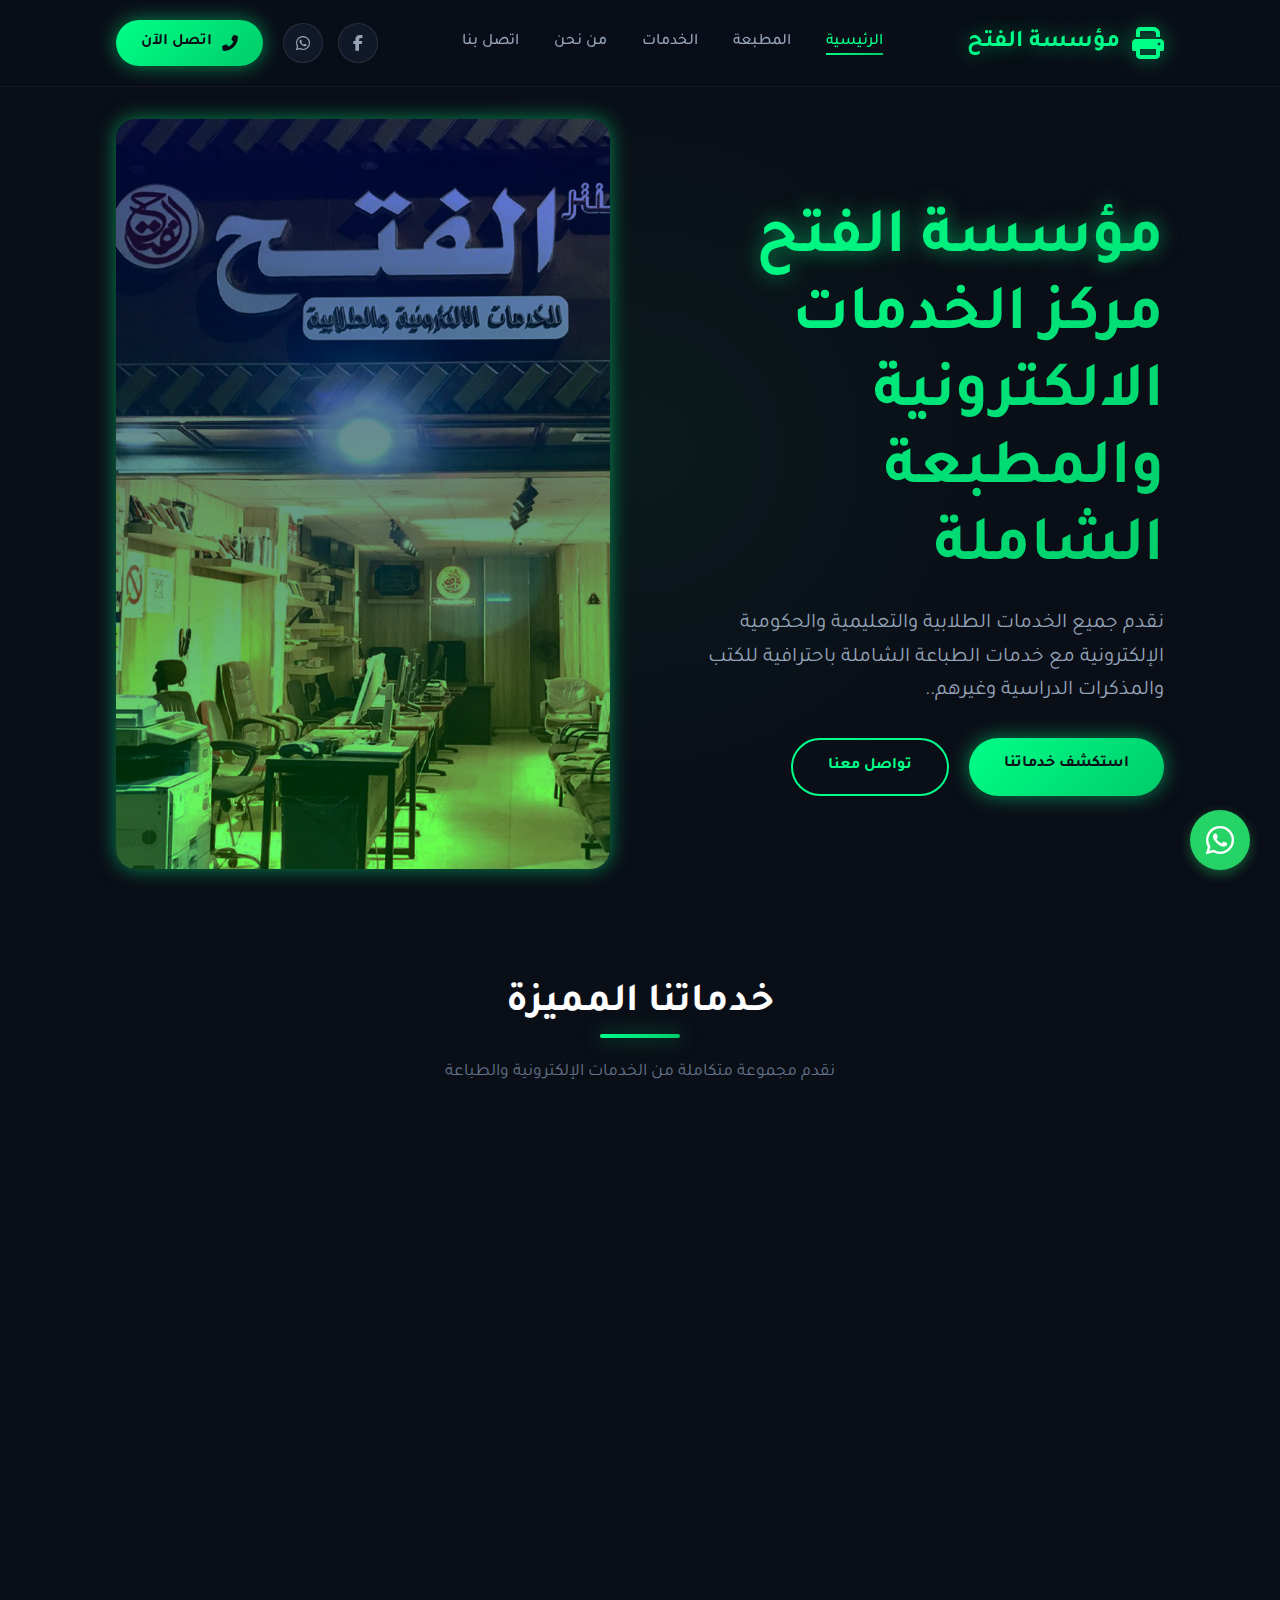
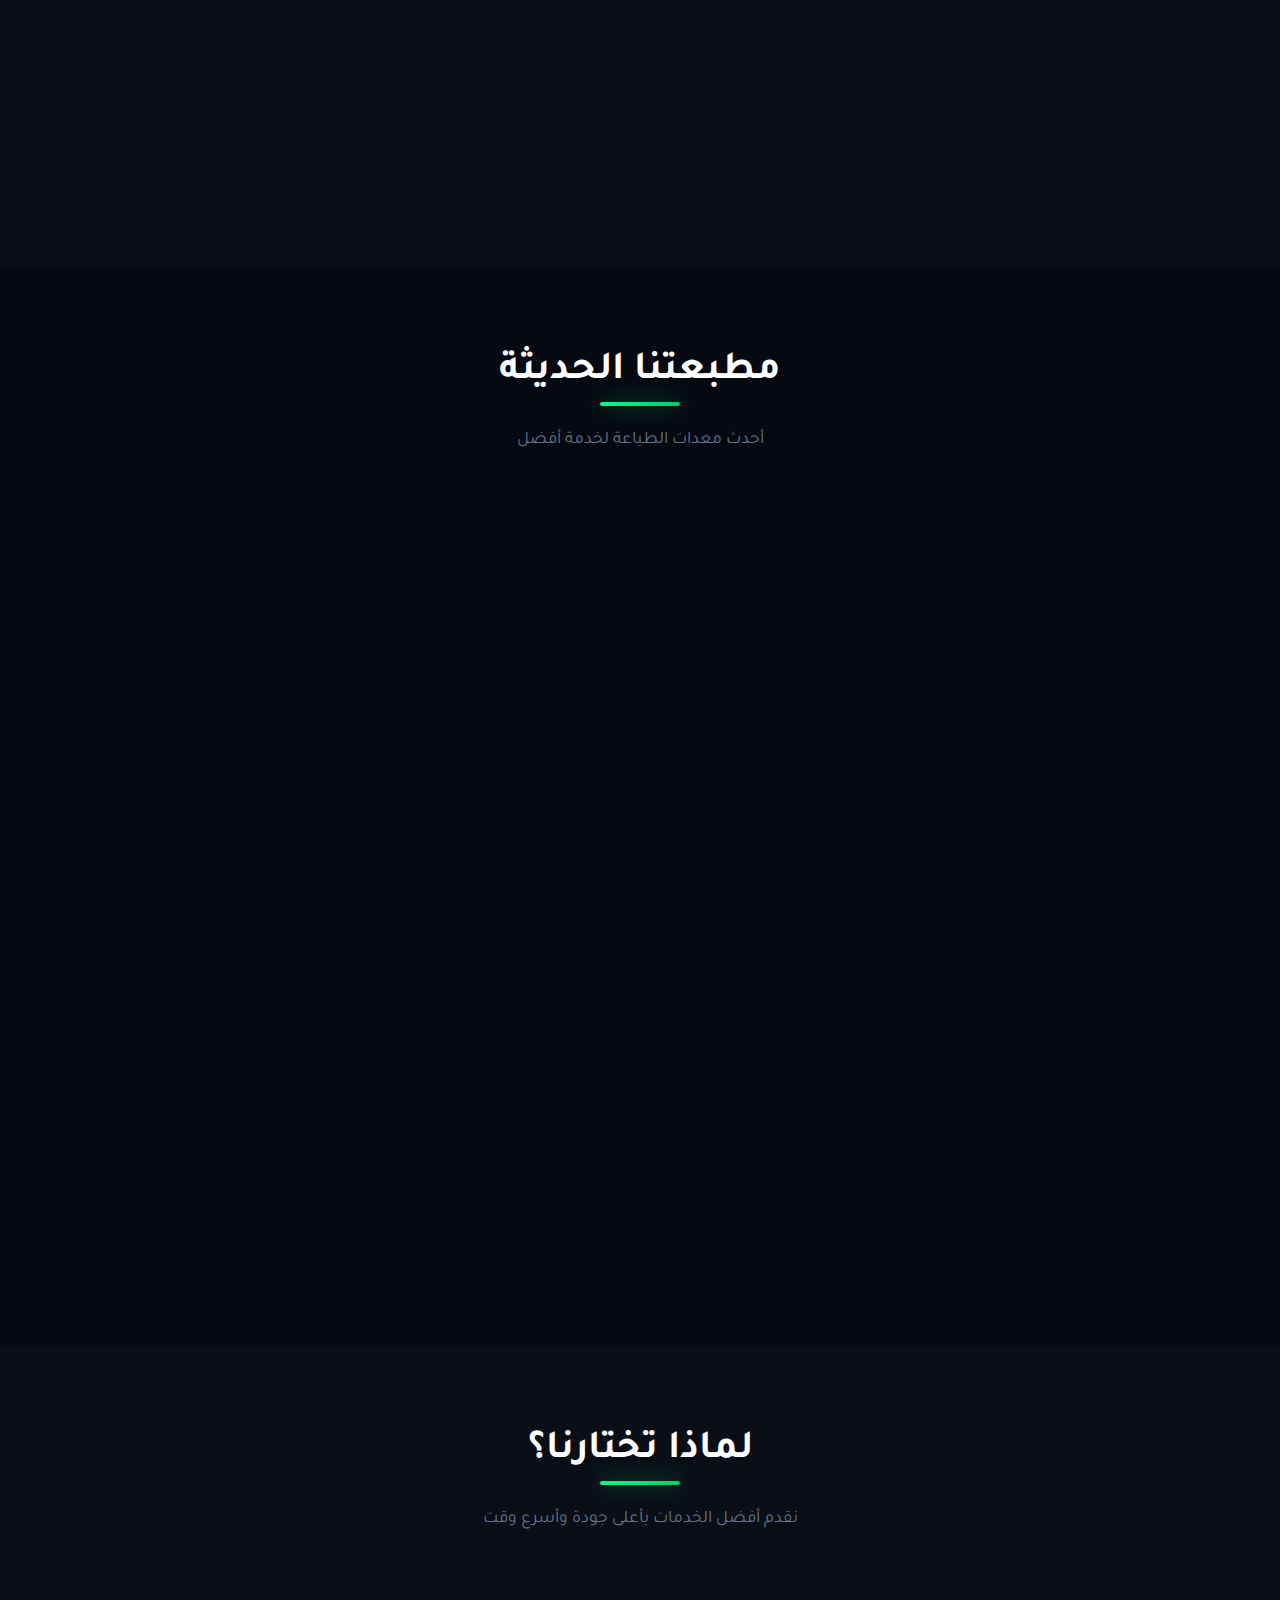
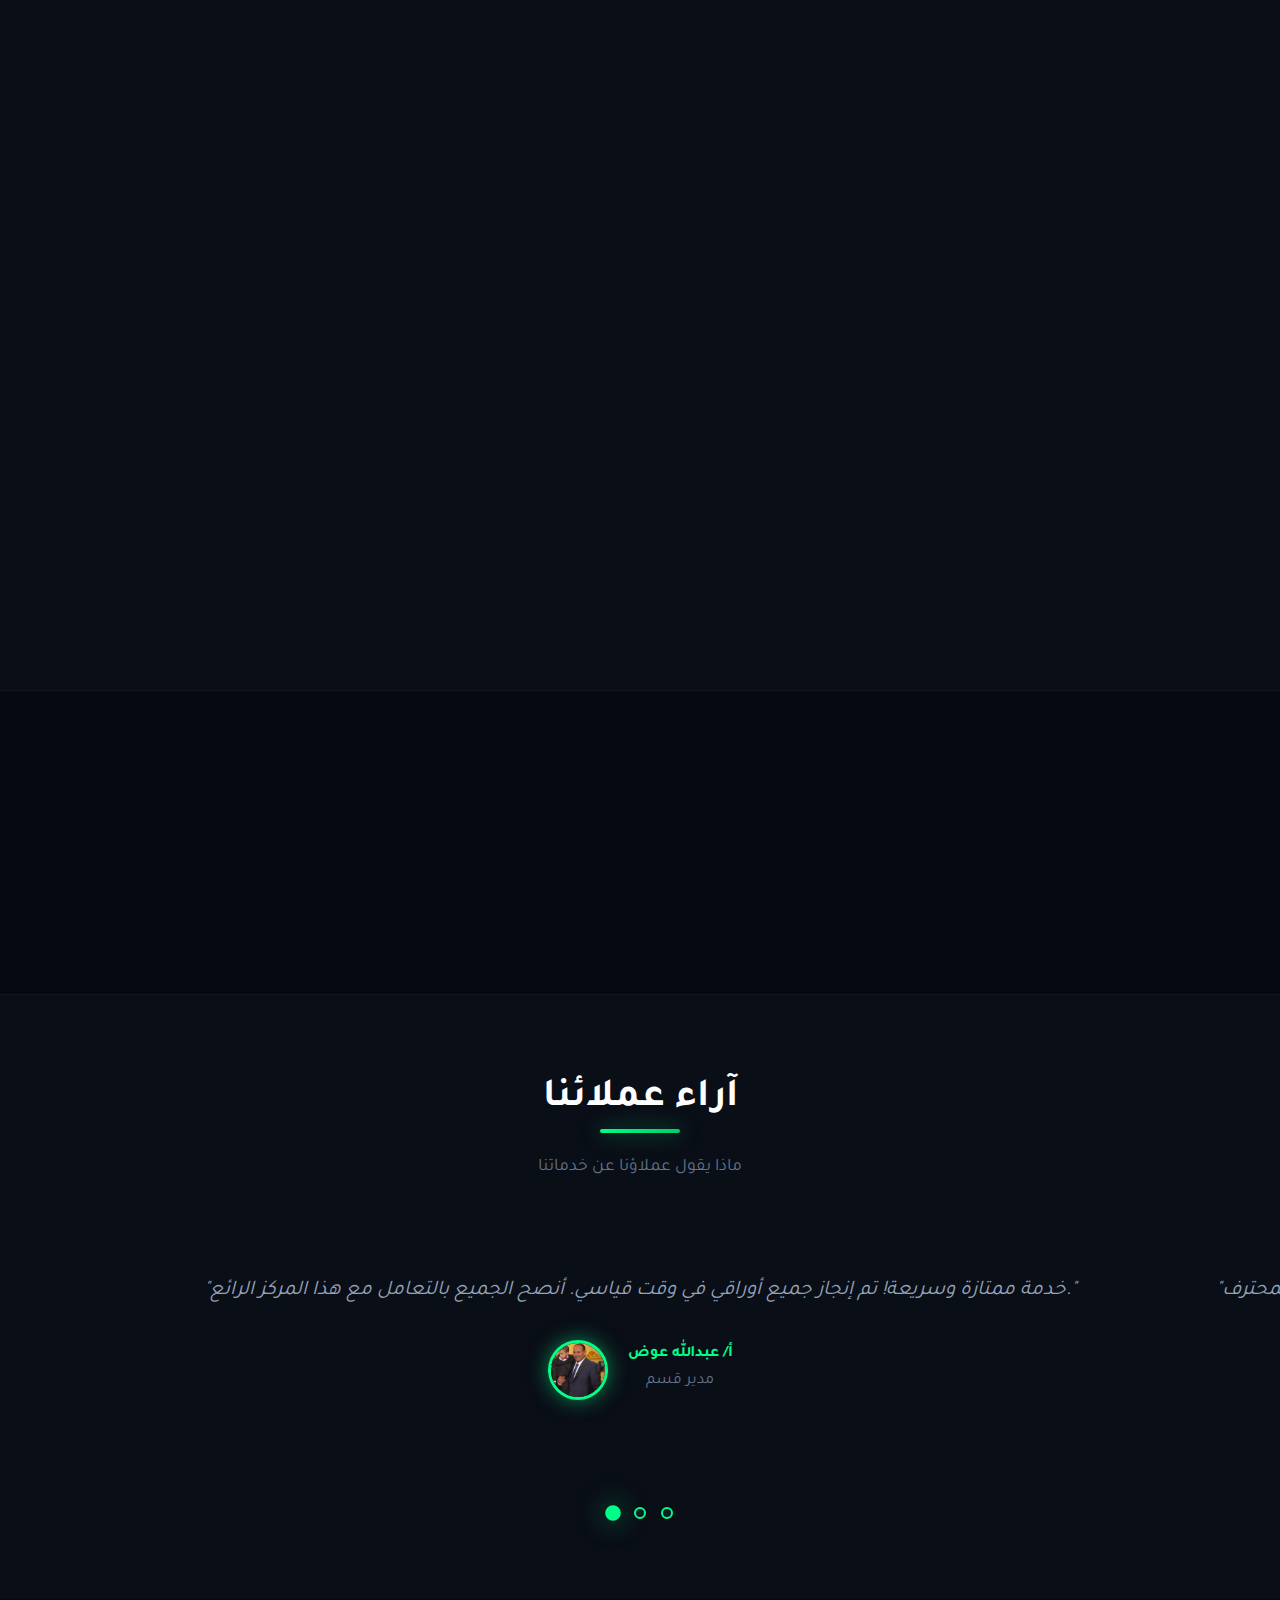
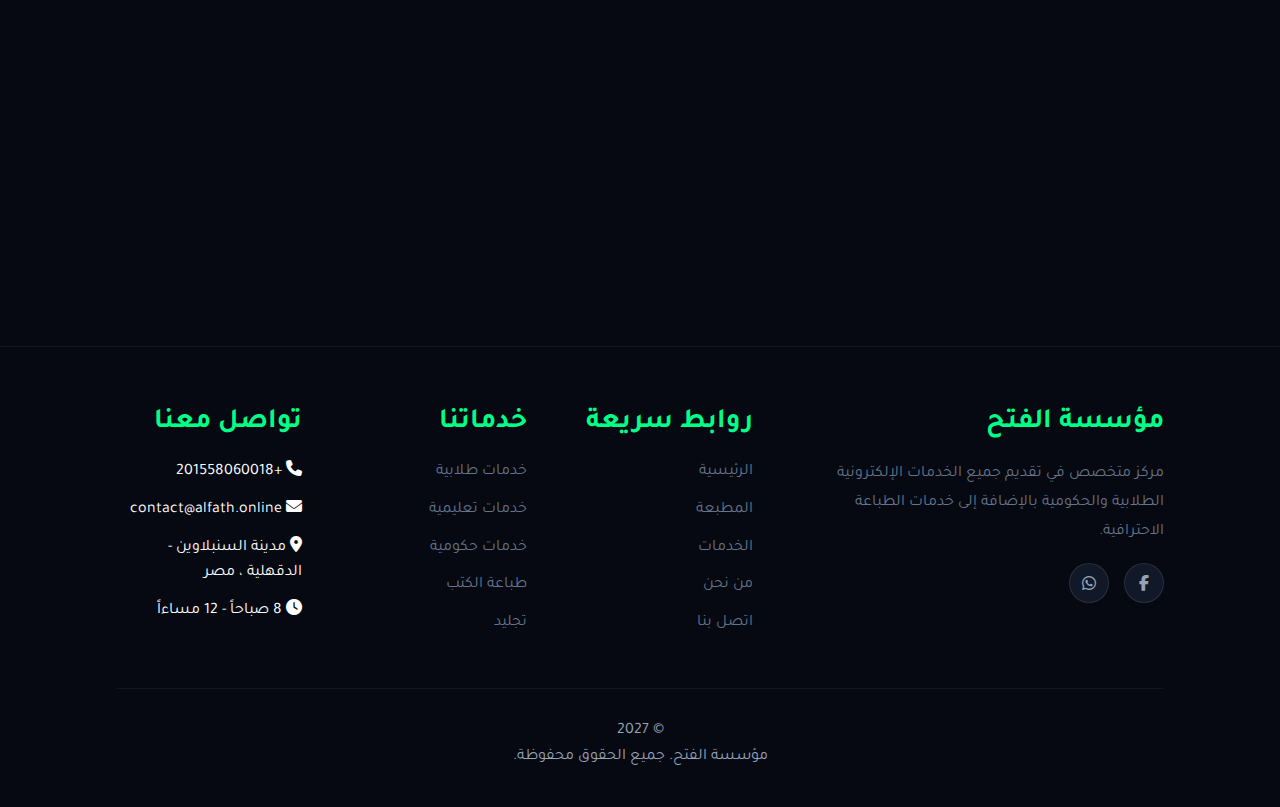
<file: index.html>
<!DOCTYPE html>
<html lang="ar" dir="rtl">
<head>
    <meta charset="UTF-8">
    <meta name="viewport" content="width=device-width, initial-scale=1.0">
    <meta name="description" content="مركز الخدمات الإلكترونية والمطبعة - خدمات طلابية وتعليمية متكاملة">
    <title>مؤسسة الفتح - مركز الخدمات والطباعة</title>
    <link rel="shortcut icon" href="assets/favicon.png" type="image/x-icon">
    <!-- Google Fonts -->
    <link rel="preconnect" href="https://fonts.googleapis.com">
    <link rel="preconnect" href="https://fonts.gstatic.com" crossorigin>
    <link href="https://fonts.googleapis.com/css2?family=Tajawal:wght@200;300;400;500;700;800;900&display=swap" rel="stylesheet">
    <!-- Font Awesome -->
    <link rel="stylesheet" href="https://cdnjs.cloudflare.com/ajax/libs/font-awesome/6.4.0/css/all.min.css">

    <meta name="description" content="مؤسسة الفتح للخدمات الإلكترونية والطلابية تقدم جميع الخدمات الحكومية والجامعية، التسجيلات الإلكترونية، التقديمات، الاستعلامات، وخدمات الطباعة والتصميم والتصوير بأعلى دقة وسرعة في التنفيذ.">
    <meta name="keywords" content="الخدمات الإلكترونية، خدمات طلابية، طباعة مستندات، خدمات حكومية أونلاين، تسجيل جامعات، تقديم إلكتروني، استعلامات حكومية، طباعة أبحاث، تصوير مستندات، تصميم وطباعة، خدمات إنترنت، خدمات طلاب، مركز خدمات إلكترونية، طباعة متكاملة">
    <meta name="robots" content="index, follow">
    <meta name="author" content="مؤسسة الفتح">
    <meta name="geo.region" content="EG">
    <meta name="geo.placename" content="Dakahlia">
    <meta property="og:description" content="مؤسسة الفتح للخدمات الالكترونية والطلابية وخدمات الطباعة">
    <meta property="og:type" content="website">
    <meta property="og:url" content="https://alfath.online">
    <meta property="og:image" content="assets/Wallpaper.png">
    <meta property="og:title" content="مؤسسة الفتح">


    <!-- Main CSS -->
    <link rel="stylesheet" href="css/style.css">
</head>
<body>

    <!-- Header / Navigation -->
    <header class="header">
        <div class="container">
            <nav class="nav-container">
                <!-- Logo -->
                <a href="index.html" class="logo">
                    <i class="fas fa-print"></i>
                    <span>مؤسسة الفتح</span>
                </a>
                
                <!-- Navigation Menu -->
                <ul class="nav-menu">
                    <li><a href="index.html" class="nav-link active">الرئيسية</a></li>
                    <li><a href="printing.html" class="nav-link">المطبعة</a></li>
                    <li><a href="services.html" class="nav-link">الخدمات</a></li>
                    <li><a href="about.html" class="nav-link">من نحن</a></li>
                    <li><a href="contact.html" class="nav-link">اتصل بنا</a></li>
                </ul>
                
                <!-- Right Side: Social + Call Button -->
                <div class="nav-right">
                    <div class="social-links">
                        <a target="_blank" href="https://www.facebook.com/CentrElfath" class="social-icon"><i class="fab fa-facebook-f"></i></a>
                        <a target="_blank" href="https://wa.me/201007681870?text=%D8%A7%D9%84%D8%B3%D9%84%D8%A7%D9%85%20%D8%B9%D9%84%D9%8A%D9%83%D9%85%D8%8C%20%D9%85%D8%AD%D8%AA%D8%A7%D8%AC%20%D8%A7%D8%B9%D8%B1%D9%81%20%D8%AA%D9%81%D8%A7%D8%B5%D9%8A%D9%84%20%D8%A7%D9%83%D8%AA%D8%B1" class="social-icon"><i class="fab fa-whatsapp"></i></a>
                    </div>
                    <a href="tel:+201558060018" class="call-btn">
                        <i class="fas fa-phone-alt"></i>
                        <span>اتصل الآن</span>
                    </a>
                </div>
                
                <!-- Mobile Menu Toggle -->
                <div class="menu-toggle">
                    <span></span>
                    <span></span>
                    <span></span>
                </div>
            </nav>
        </div>
    </header>

    <!-- Hero Section -->
    <section class="hero">
        <div class="container">
            <div class="hero-content">
                <div class="hero-text">
                    <h1>
                         <span class="highlight">مؤسسة الفتح </span><br>
                        مركز الخدمات الالكترونية <br/>والمطبعة الشاملة 
                    </h1>
                    <p>
                        نقدم جميع الخدمات الطلابية والتعليمية والحكومية الإلكترونية
                     مع خدمات الطباعة الشاملة باحترافية للكتب والمذكرات الدراسية وغيرهم..
                    </p>
                    <div class="hero-buttons">
                        <a href="services.html" class="btn btn-primary">استكشف خدماتنا</a>
                        <a href="contact.html" class="btn btn-outline">تواصل معنا</a>
                    </div>
                </div>
                <div class="hero-image">
                    <img src="assets/outside.png" alt="Electronic Services">
                </div>
            </div>
        </div>
    </section>

    <!-- Services Preview Section -->
    <section class="section">
        <div class="container">
            <div class="section-title">
                <h2>خدماتنا المميزة</h2>
                <p class="section-subtitle">نقدم مجموعة متكاملة من الخدمات الإلكترونية والطباعة</p>
            </div>
            
            <div class="services-grid reveal">
                <div class="service-card card">
                    <div class="service-icon">
                        <i class="fas fa-graduation-cap"></i>
                    </div>
                    <h3>خدمات طلابية</h3>
                    <p>استخراج بطاقات جامعية، تصديقات، إفادات طلابية، وجميع المعاملات الطلابية</p>
                </div>
                
                <div class="service-card card">
                    <div class="service-icon">
                        <i class="fas fa-chalkboard-teacher"></i>
                    </div>
                    <h3>خدمات تعليمية</h3>
                    <p>خدمات خاصة للمعلمين والمدرسين، تحضير مواد تعليمية وشهادات</p>
                </div>
                
                <div class="service-card card">
                    <div class="service-icon">
                        <i class="fas fa-print"></i>
                    </div>
                    <h3>طباعة احترافية</h3>
                    <p>طباعة الكتب والمذكرات الدراسية بجودة عالية وأسعار منافسة</p>
                </div>
                
                <div class="service-card card">
                    <div class="service-icon">
                        <i class="fas fa-landmark"></i>
                    </div>
                    <h3>خدمات حكومية</h3>
                    <p>استخراج المستندات الرسمية، تصديقات، وجميع الخدمات الحكومية الإلكترونية</p>
                </div>
            </div>
        </div>
    </section>

    <!-- Printing Services Preview -->
    <section class="section" style="background: var(--bg-darker);">
        <div class="container">
            <div class="section-title">
                <h2>مطبعتنا الحديثة</h2>
                <p class="section-subtitle">أحدث معدات الطباعة لخدمة أفضل</p>
            </div>
            
            <div class="hero-content reveal">
                <div class="hero-image">
                    <img src="assets/printer.jpg" alt="Printing Press">
                </div>
                <div class="hero-text">
                    <h3 style="color: var(--primary-green);">طباعة بجودة استثنائية</h3>
                    <p>نمتلك أحدث معدات الطباعة والتجليد لضمان جودة عالية في طباعة:</p>
                    <ul style="list-style: none; padding: 0; margin: 20px 0;">
                        <li style="margin: 15px 0; display: flex; align-items: center; gap: 10px;">
                            <i class="fas fa-check-circle" style="color: var(--primary-green);"></i>
                            <span>الكتب والمذكرات الدراسية</span>
                        </li>
                        <li style="margin: 15px 0; display: flex; align-items: center; gap: 10px;">
                            <i class="fas fa-check-circle" style="color: var(--primary-green);"></i>
                            <span>المطبوعات العلمية والبحثية</span>
                        </li>
                        <li style="margin: 15px 0; display: flex; align-items: center; gap: 10px;">
                            <i class="fas fa-check-circle" style="color: var(--primary-green);"></i>
                            <span>البروشورات والكتيبات</span>
                        </li>
                        <li style="margin: 15px 0; display: flex; align-items: center; gap: 10px;">
                            <i class="fas fa-check-circle" style="color: var(--primary-green);"></i>
                            <span>التجليد بأنواعه المختلفة</span>
                        </li>
                    </ul>
                    <a href="printing.html" class="btn btn-primary">اكتشف المزيد</a>
                </div>
            </div>
        </div>
    </section>

    <!-- Why Choose Us Section -->
    <section class="section">
        <div class="container">
            <div class="section-title">
                <h2>لماذا تختارنا؟</h2>
                <p class="section-subtitle">نقدم أفضل الخدمات بأعلى جودة وأسرع وقت</p>
            </div>
            
            <div class="services-grid reveal">
                <div class="service-card card">
                    <div class="service-icon">
                        <i class="fas fa-clock"></i>
                    </div>
                    <h3>سرعة الإنجاز</h3>
                    <p>نلتزم بمواعيد التسليم ونضمن إنجاز خدماتك في أسرع وقت ممكن</p>
                </div>
                
                <div class="service-card card">
                    <div class="service-icon">
                        <i class="fas fa-award"></i>
                    </div>
                    <h3>جودة عالية</h3>
                    <p>نستخدم أحدث التقنيات والمعدات لضمان أعلى مستوى من الجودة</p>
                </div>
                
                <div class="service-card card">
                    <div class="service-icon">
                        <i class="fas fa-dollar-sign"></i>
                    </div>
                    <h3>أسعار منافسة</h3>
                    <p>نقدم أفضل الأسعار في السوق مع الحفاظ على الجودة العالية</p>
                </div>
                
                <div class="service-card card">
                    <div class="service-icon">
                        <i class="fas fa-headset"></i>
                    </div>
                    <h3>دعم مستمر</h3>
                    <p>فريقنا جاهز لخدمتك ومساعدتك في أي وقت</p>
                </div>
            </div>
        </div>
    </section>

    <!-- Stats Counter Section -->
    <section class="section stats">
        <div class="container">
            <div class="stats-grid reveal">
                <div class="stat-item">
                    <span class="stat-number" data-target="5000">0</span>
                    <p class="stat-label">عميل راضٍ</p>
                </div>
                <div class="stat-item">
                    <span class="stat-number" data-target="15000">0</span>
                    <p class="stat-label">طلب منجز</p>
                </div>
                <div class="stat-item">
                    <span class="stat-number" data-target="50">0</span>
                    <p class="stat-label">خدمة مختلفة</p>
                </div>
                <div class="stat-item">
                    <span class="stat-number" data-target="10">0</span>
                    <p class="stat-label">سنوات خبرة</p>
                </div>
            </div>
        </div>
    </section>

    <!-- Testimonials Section -->
    <section class="section testimonials" dir="ltr">
        <div class="container">
            <div class="section-title">
                <h2>آراء عملائنا</h2>
                <p class="section-subtitle">ماذا يقول عملاؤنا عن خدماتنا</p>
            </div>
            
            <div class="testimonials-slider">
                <!-- Testimonial 1 -->
                <div class="testimonial-card">
                    <p class="testimonial-text">
                        "خدمة ممتازة وسريعة! تم إنجاز جميع أوراقي في وقت قياسي.
                        أنصح الجميع بالتعامل مع هذا المركز الرائع."
                    </p>
                    <div class="testimonial-author">
                        <img src="assets/clients/client1.JPG" alt="أ/ عبدالله عوض" class="author-image">
                        <div class="author-info">
                            <h4>أ/ عبدالله عوض</h4>
                            <p>مدير قسم</p>
                        </div>
                    </div>
                </div>
                
                <!-- Testimonial 2 -->
                <div class="testimonial-card">
                    <p class="testimonial-text">
                        "طباعة احترافية بجودة عالية جداً. طبعت مذكراتي الدراسية بأفضل سعر في المنطقة.
                        شكراً لفريق العمل المحترف."
                    </p>
                    <div class="testimonial-author">
                        <img src="assets/clients/client2.JPG" alt="احمد فؤاد" class="author-image">
                        <div class="author-info">
                            <h4>احمد فؤاد</h4>
                            <p>طالب جامعي</p>
                        </div>
                    </div>
                </div>
                
                <!-- Testimonial 3 -->
                <div class="testimonial-card">
                    <p class="testimonial-text">
                        "تعاملت معهم في استخراج العديد من المستندات الحكومية. الخدمة سريعة والأسعار معقولة جداً.
                        مركز موثوق ومحترم."
                    </p>
                    <div class="testimonial-author">
                        <img src="assets/clients/client3.JPG" alt="نرمين" class="author-image">
                        <div class="author-info">
                            <h4>نرمين</h4>
                            <p>طالبة جامعية</p>
                        </div>
                    </div>
                </div>
            </div>
            
            <!-- Slider Controls -->
            <div class="slider-controls">
                <span class="slider-dot active"></span>
                <span class="slider-dot"></span>
                <span class="slider-dot"></span>
            </div>
        </div>
    </section>

    <!-- Call to Action Section -->
    <section class="section" style="background: var(--bg-darker);">
        <div class="container text-center">
            <div class="reveal">
                <h2 style="margin-bottom: 20px;">هل تحتاج إلى خدماتنا؟</h2>
                <p style="font-size: 1.2rem; margin-bottom: 30px; color: var(--text-secondary);">
                    تواصل معنا الآن واحصل على خدمة سريعة واحترافية
                </p>
                <div style="display: flex; gap: 20px; justify-content: center; flex-wrap: wrap;">
                    <a href="contact.html" class="btn btn-primary">
                        <i class="fas fa-envelope"></i> راسلنا
                    </a>
                    <a href="https://wa.me/201007681870?text=%D8%A7%D9%84%D8%B3%D9%84%D8%A7%D9%85%20%D8%B9%D9%84%D9%8A%D9%83%D9%85%D8%8C%20%D9%85%D8%AD%D8%AA%D8%A7%D8%AC%20%D8%A7%D8%B9%D8%B1%D9%81%20%D8%AA%D9%81%D8%A7%D8%B5%D9%8A%D9%84%20%D8%A7%D9%83%D8%AA%D8%B1" class="btn btn-outline">

                        <i class="fab fa-whatsapp"></i> واتساب
                    </a>
                </div>
            </div>
        </div>
    </section>

    <!-- Footer -->
    <footer class="footer">
        <div class="container">
            <div class="footer-content">
                <!-- About Section -->
                <div class="footer-section">
                    <h3>مؤسسة الفتح</h3>
                    <p>
                         مركز متخصص في تقديم جميع الخدمات الإلكترونية الطلابية والحكومية
                 بالإضافة إلى خدمات الطباعة الاحترافية.
                    </p>
                    <div class="social-links">
                        <a target="_blank" href="https://www.facebook.com/CentrElfath" class="social-icon"><i class="fab fa-facebook-f"></i></a>
                        <a target="_blank" href="https://wa.me/201007681870?text=%D8%A7%D9%84%D8%B3%D9%84%D8%A7%D9%85%20%D8%B9%D9%84%D9%8A%D9%83%D9%85%D8%8C%20%D9%85%D8%AD%D8%AA%D8%A7%D8%AC%20%D8%A7%D8%B9%D8%B1%D9%81%20%D8%AA%D9%81%D8%A7%D8%B5%D9%8A%D9%84%20%D8%A7%D9%83%D8%AA%D8%B1" class="social-icon"><i class="fab fa-whatsapp"></i></a>
                    </div>
                </div>
                
                <!-- Quick Links -->
                <div class="footer-section">
                    <h3>روابط سريعة</h3>
                    <ul class="footer-links">
                        <li><a href="index.html">الرئيسية</a></li>
                        <li><a href="printing.html">المطبعة</a></li>
                        <li><a href="services.html">الخدمات</a></li>
                        <li><a href="about.html">من نحن</a></li>
                        <li><a href="contact.html">اتصل بنا</a></li>
                    </ul>
                </div>
                
                <!-- Services -->
                <div class="footer-section">
                    <h3>خدماتنا</h3>
                    <ul class="footer-links">
                        <li><a href="services.html">خدمات طلابية</a></li>
                        <li><a href="services.html">خدمات تعليمية</a></li>
                        <li><a href="services.html">خدمات حكومية</a></li>
                        <li><a href="printing.html">طباعة الكتب</a></li>
                        <li><a href="printing.html">تجليد</a></li>
                    </ul>
                </div>
                
                <!-- Contact Info -->
                <div class="footer-section">
                    <h3>تواصل معنا</h3>
                    <ul class="footer-links">
                        <li><i class="fas fa-phone"></i> +201558060018</li>
                        <li><i class="fas fa-envelope"></i> contact@alfath.online </li>
                        <li><i class="fas fa-map-marker-alt"></i> مدينة السنبلاوين - الدقهلية ، مصر </li>
                        <li><i class="fas fa-clock"></i> 8 صباحاً - 12 مساءاً </li>
                    </ul>
                </div>
            </div>
            
            <div class="footer-bottom">
                <p>&copy; 2027
                    <br/> مؤسسة الفتح. جميع الحقوق محفوظة.</p>
            </div>
        </div>
    </footer>

    <!-- WhatsApp Floating Button -->
    <a href="https://wa.me/201558060018" class="whatsapp-float" target="_blank">
        <i class="fab fa-whatsapp"></i>
    </a>

    <!-- Main JavaScript -->
    <script src="js/main.js"></script>
</body>
</html>
</file>
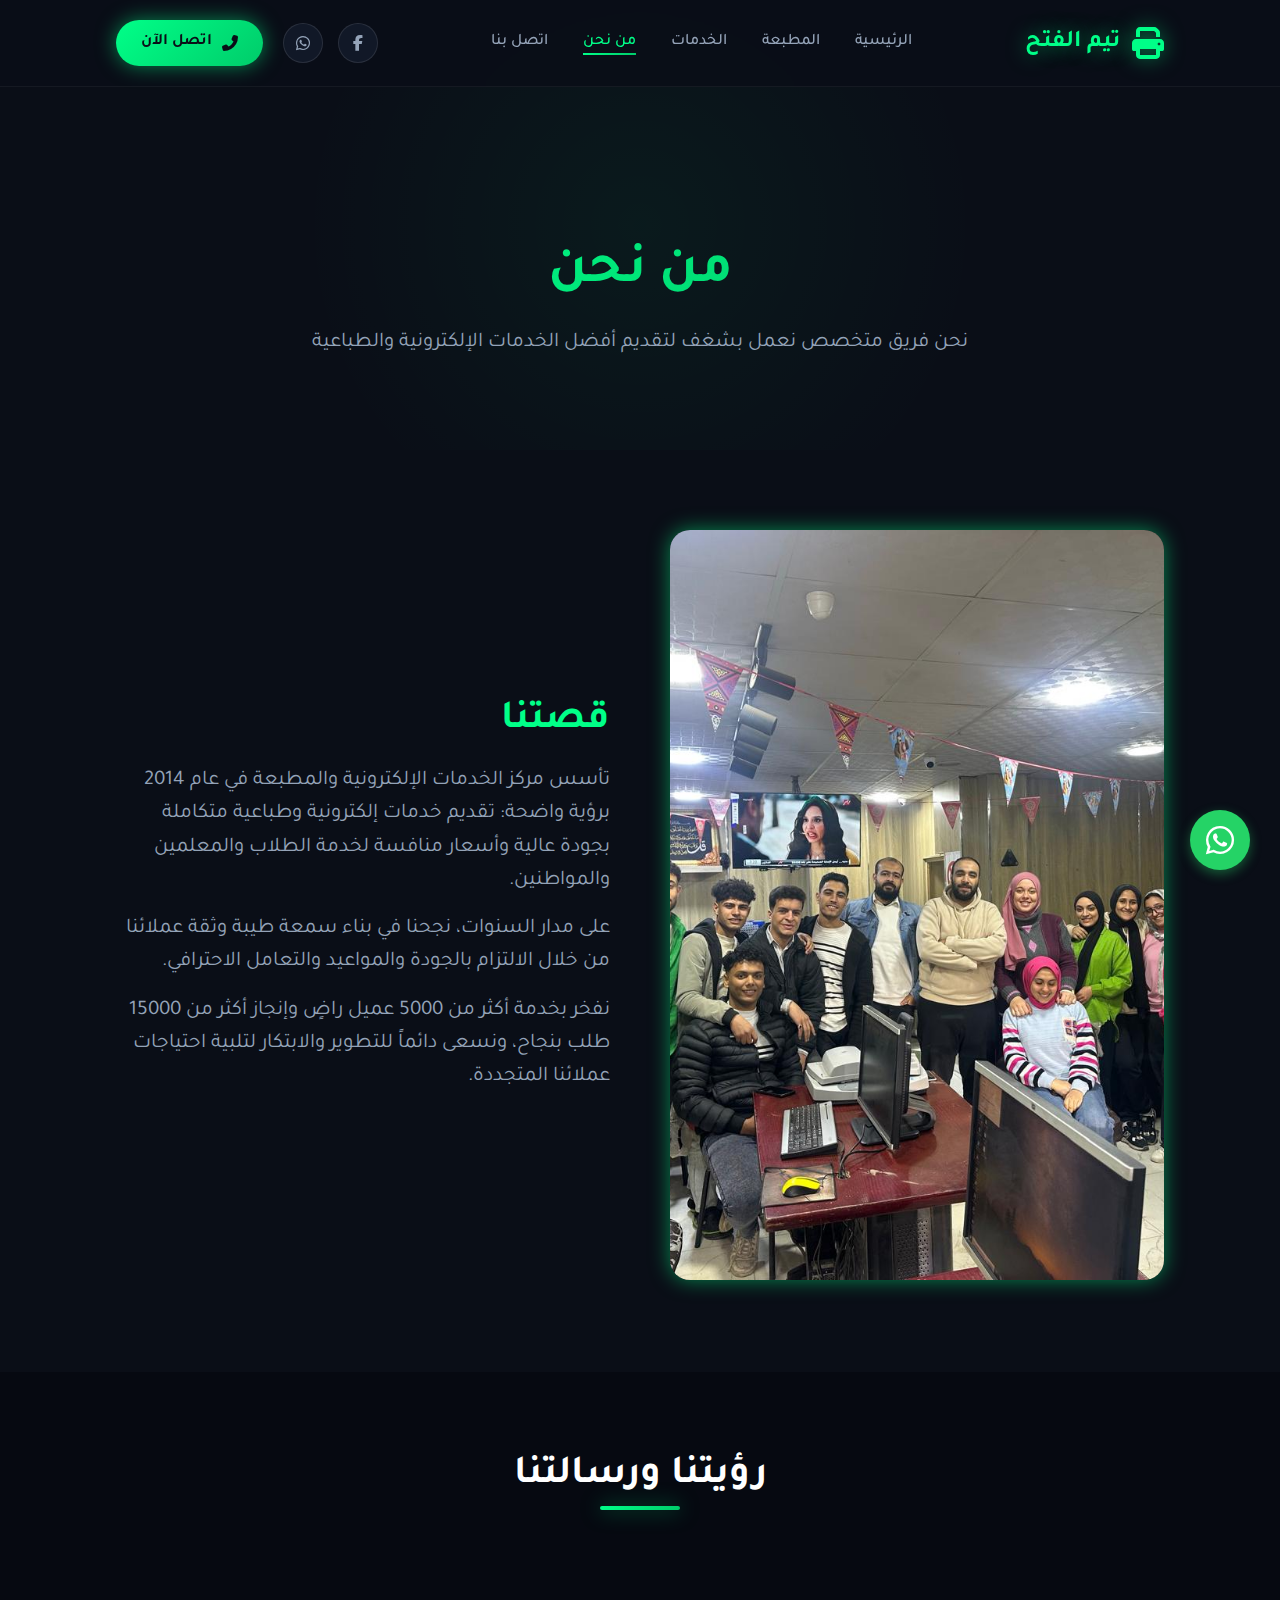
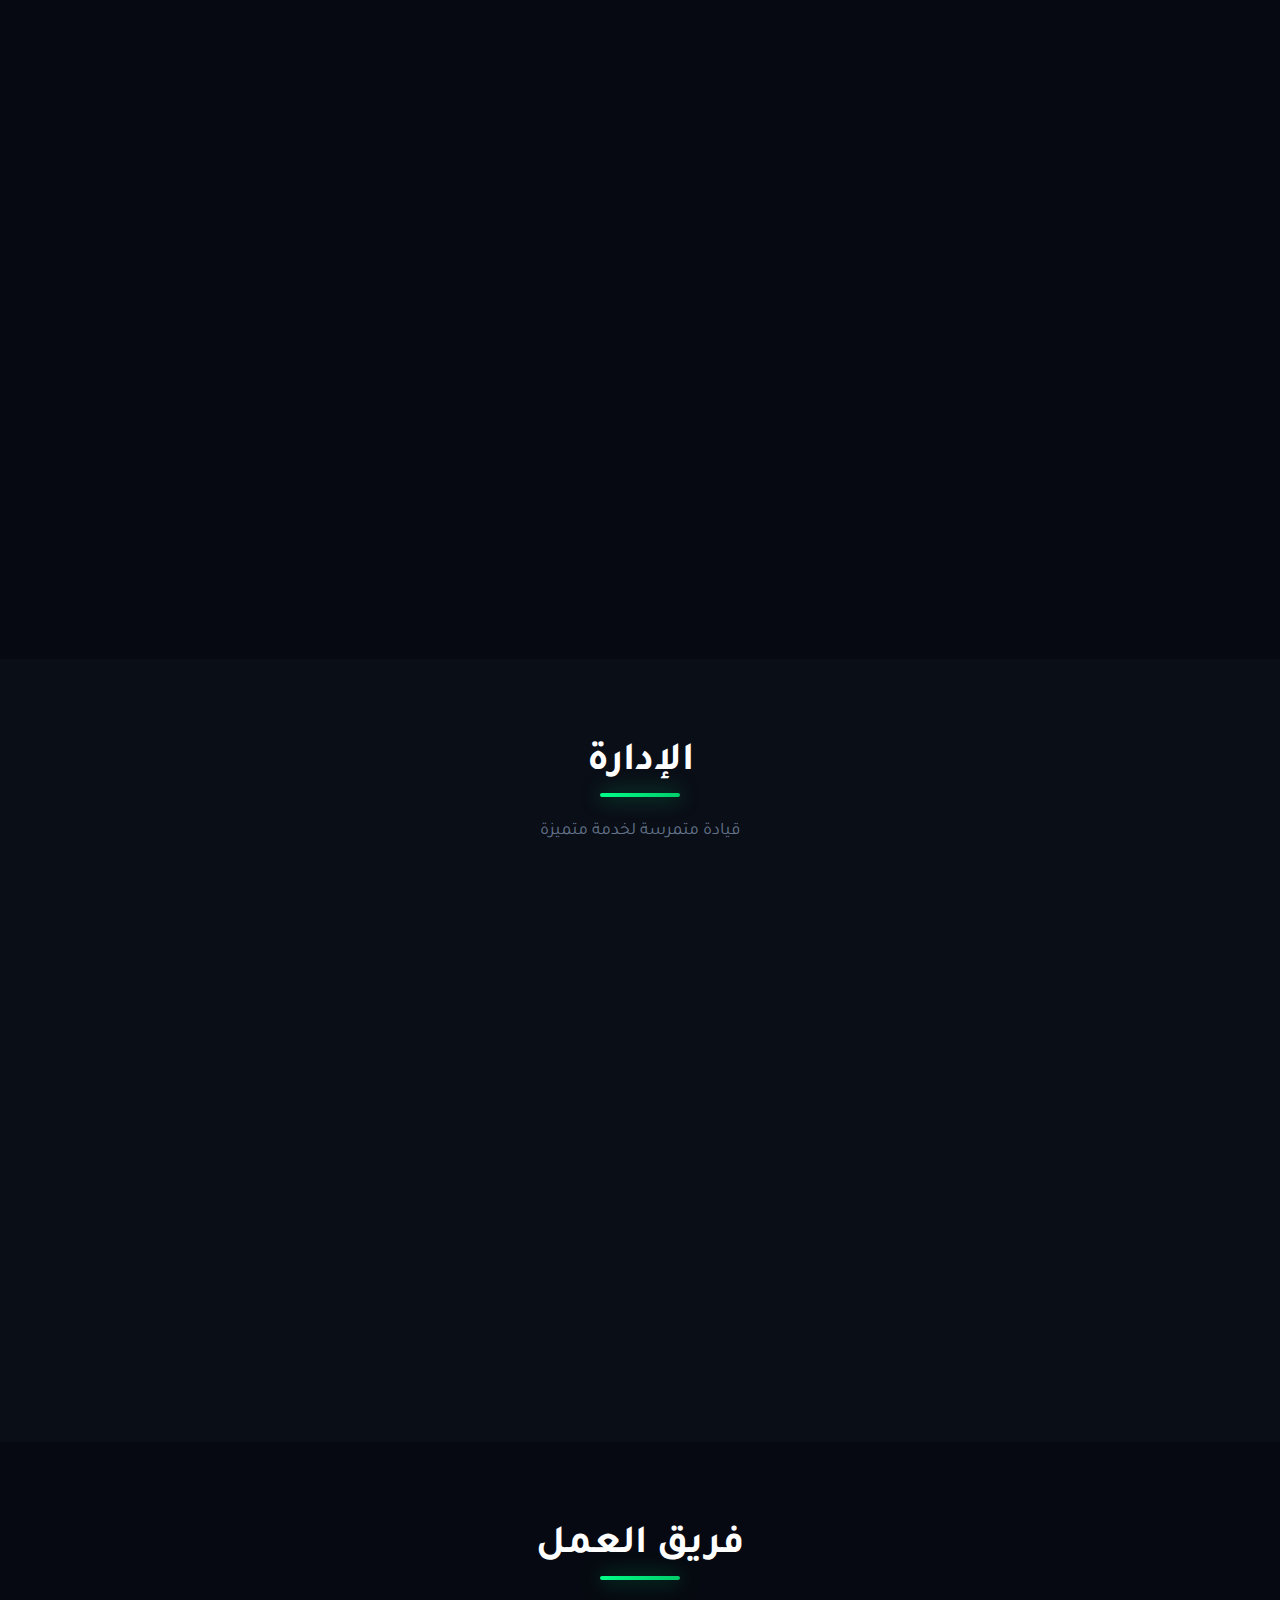
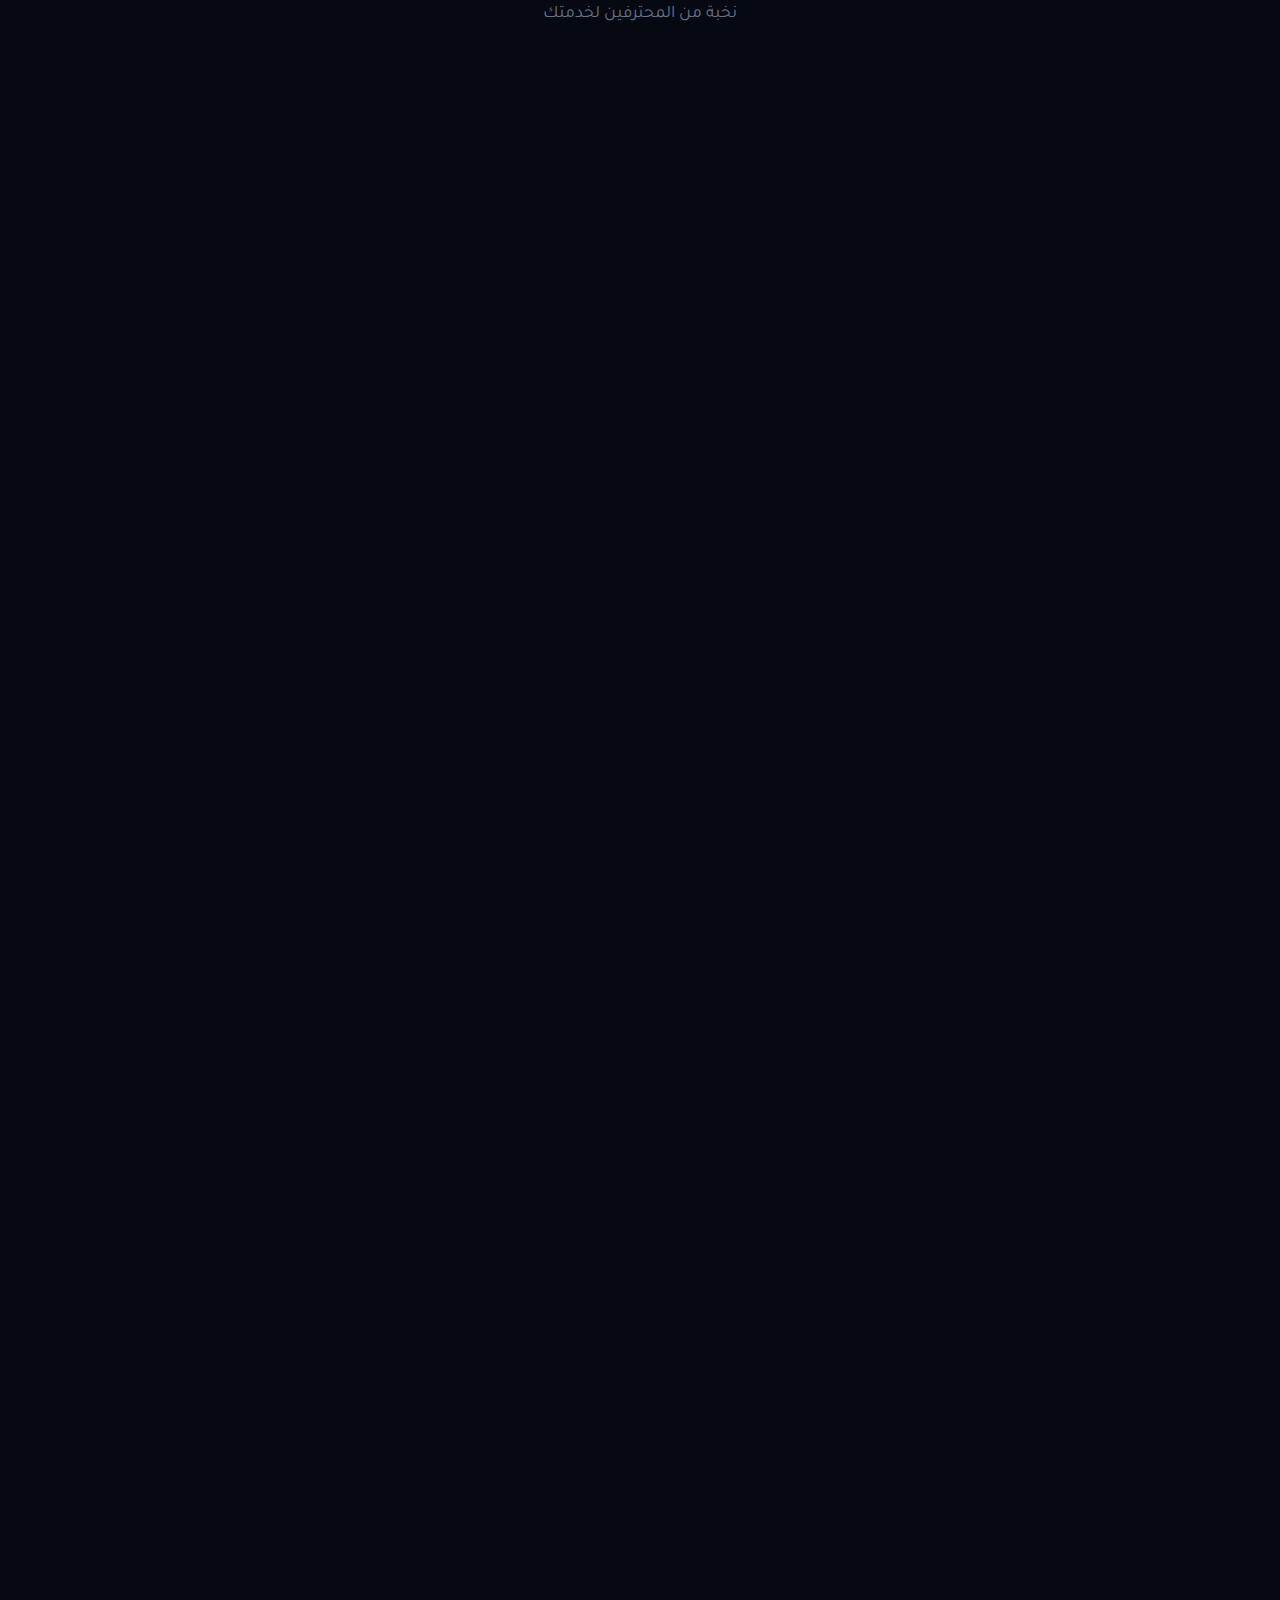
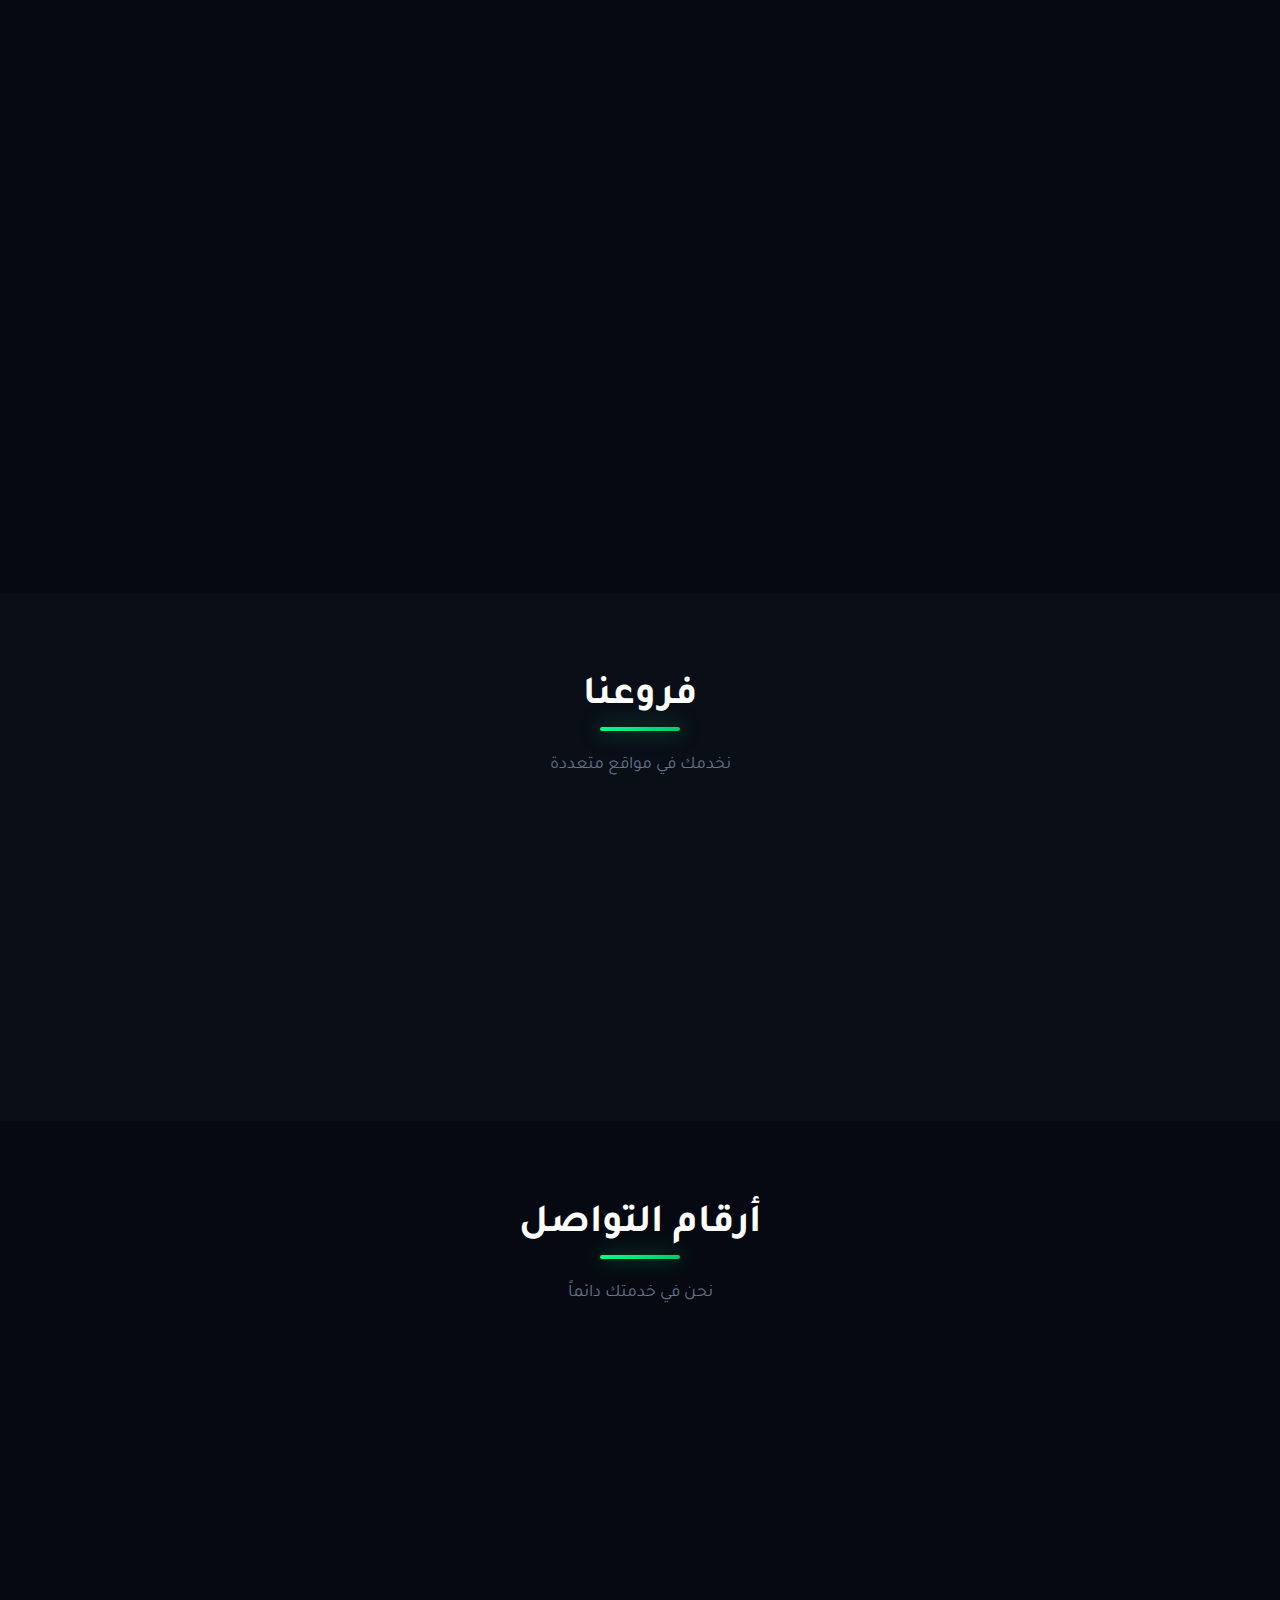
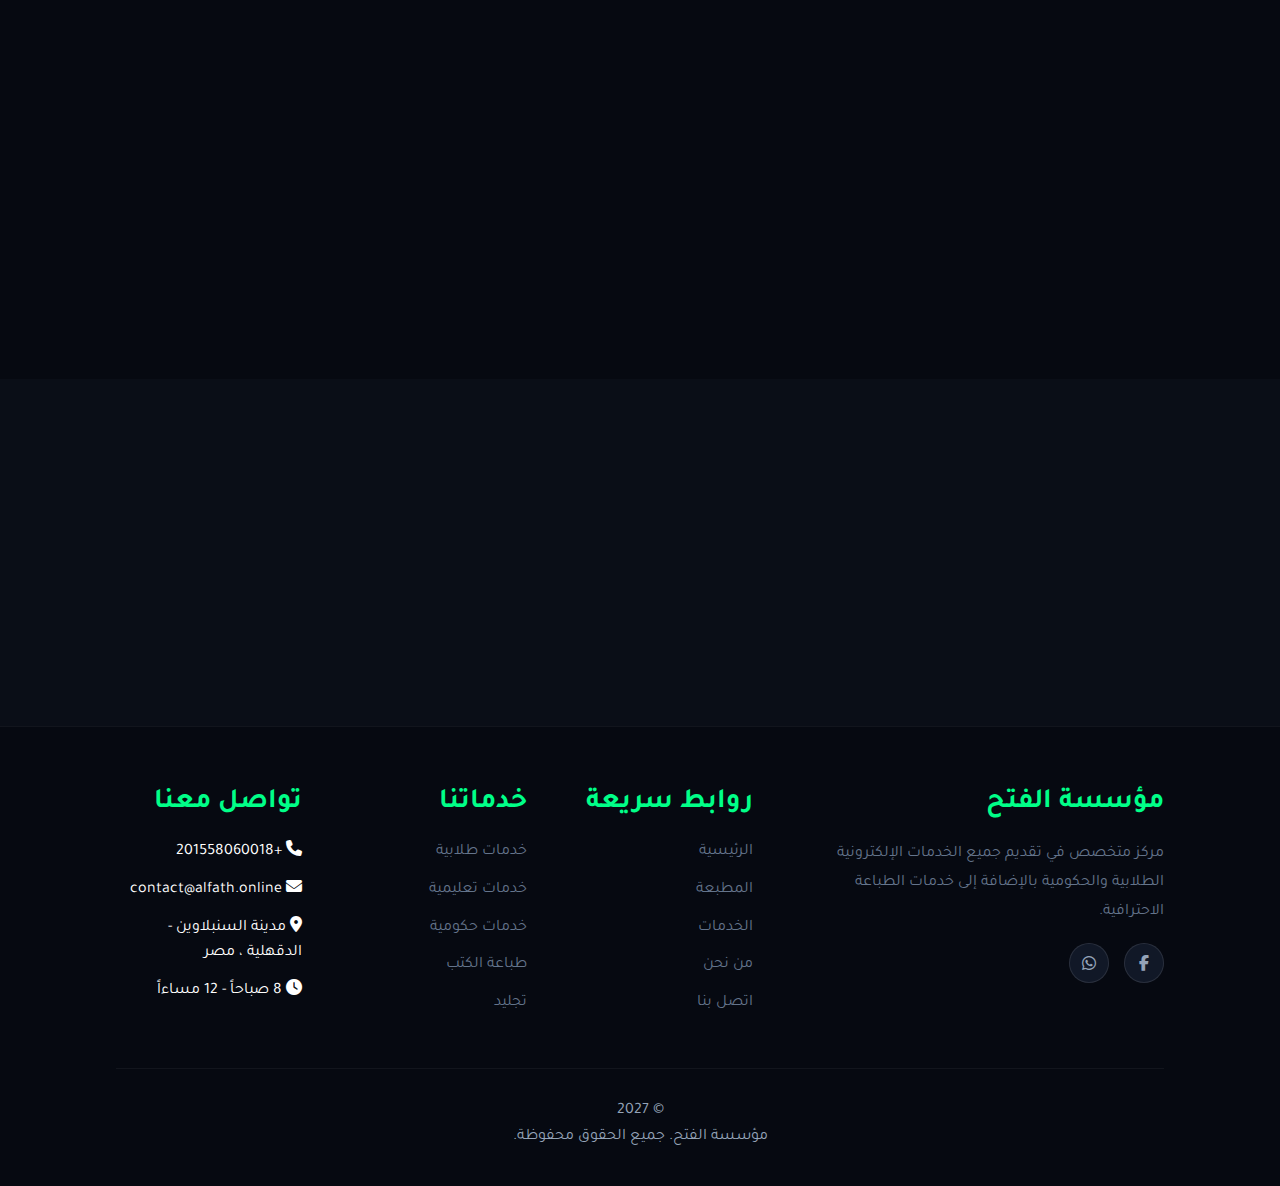
<file: about.html>
<!DOCTYPE html>
<html lang="ar" dir="rtl">
<head>
    <meta charset="UTF-8">
    <meta name="viewport" content="width=device-width, initial-scale=1.0">
    <meta name="description" content="تعرف على فريقنا ورؤيتنا ورسالتنا في تقديم أفضل الخدمات">
    <title>الفتح | من نحن</title>
    <link rel="shortcut icon" href="assets/favicon.png" type="image/x-icon">

    <!-- Google Fonts -->
    <link rel="preconnect" href="https://fonts.googleapis.com">
    <link rel="preconnect" href="https://fonts.gstatic.com" crossorigin>
    <link href="https://fonts.googleapis.com/css2?family=Cairo:wght@300;400;600;700;900&display=swap" rel="stylesheet">
    
    <!-- Font Awesome -->
    <link rel="stylesheet" href="https://cdnjs.cloudflare.com/ajax/libs/font-awesome/6.4.0/css/all.min.css">
    

    <meta name="description" content="تعرف على مؤسسة الفتح للخدمات الإلكترونية والطلابية وخدمات الطباعة المتكاملة، خبرة في إنجاز الخدمات الحكومية والطلابية بسرعة ودقة.">
    <meta name="keywords" content="من نحن، مؤسسة الفتح، خدمات إلكترونية، خدمات طلابية، طباعة متكاملة">
    <meta property="og:title" content="من نحن | مؤسسة الفتح">
    <meta property="og:description" content="مؤسسة متخصصة في الخدمات الإلكترونية والطلابية والطباعة المتكاملة.">
    <meta property="og:url" content="https://alfath.online/about">
    <link rel="canonical" href="https://alfath.online/about">

    <!-- Main CSS -->
    <link rel="stylesheet" href="css/style.css">
</head>
<body>

    <!-- Header / Navigation -->
    <header class="header">
        <div class="container">
            <nav class="nav-container">
                <a href="index.html" class="logo">
                    <i class="fas fa-print"></i>
                    <span>تيم الفتح</span>
                </a>
                
                <ul class="nav-menu">
                    <li><a href="index.html" class="nav-link">الرئيسية</a></li>
                    <li><a href="printing.html" class="nav-link">المطبعة</a></li>
                    <li><a href="services.html" class="nav-link">الخدمات</a></li>
                    <li><a href="about.html" class="nav-link active">من نحن</a></li>
                    <li><a href="contact.html" class="nav-link">اتصل بنا</a></li>
                </ul>
                
                <!-- Right Side: Social + Call Button -->
                <div class="nav-right">
                    <div class="social-links">
                        <a target="_blank" href="https://www.facebook.com/CentrElfath" class="social-icon"><i class="fab fa-facebook-f"></i></a>
                        <a target="_blank" href="https://wa.me/201007681870?text=%D8%A7%D9%84%D8%B3%D9%84%D8%A7%D9%85%20%D8%B9%D9%84%D9%8A%D9%83%D9%85%D8%8C%20%D9%85%D8%AD%D8%AA%D8%A7%D8%AC%20%D8%A7%D8%B9%D8%B1%D9%81%20%D8%AA%D9%81%D8%A7%D8%B5%D9%8A%D9%84%20%D8%A7%D9%83%D8%AA%D8%B1" class="social-icon"><i class="fab fa-whatsapp"></i></a>
                    </div>
                    <a href="tel:+201558060018" class="call-btn">
                        <i class="fas fa-phone-alt"></i>
                        <span>اتصل الآن</span>
                    </a>
                </div>
                
                
                <div class="menu-toggle">
                    <span></span>
                    <span></span>
                    <span></span>
                </div>
            </nav>
        </div>
    </header>

    <!-- Hero Section -->
    <section class="hero" style="min-height: 50vh; padding-top: 150px;">
        <div class="container text-center">
            <div class="reveal">
                <h1 style="font-size: 3.5rem; margin-bottom: 20px;">
                    من <span class="highlight">نحن</span>
                </h1>
                <p style="font-size: 1.3rem; color: var(--text-secondary); max-width: 700px; margin: 0 auto;">
                    نحن فريق متخصص نعمل بشغف لتقديم أفضل الخدمات الإلكترونية والطباعية
                </p>
            </div>
        </div>
    </section>

    <!-- About Company Section -->
    <section class="section">
        <div class="container">
            <div class="hero-content reveal">
                <div class="hero-image">
                    <img src="assets/printing-5.jpg" alt="Our Team">
                </div>
                <div class="hero-text">
                    <h2 style="color: var(--primary-green); margin-bottom: 20px;">قصتنا</h2>
                    <p style="margin-bottom: 15px;">
                        تأسس مركز الخدمات الإلكترونية والمطبعة في عام 2014 برؤية واضحة: تقديم خدمات
                        إلكترونية وطباعية متكاملة بجودة عالية وأسعار منافسة لخدمة الطلاب والمعلمين والمواطنين.
                    </p>
                    <p style="margin-bottom: 15px;">
                        على مدار السنوات، نجحنا في بناء سمعة طيبة وثقة عملائنا من خلال الالتزام بالجودة
                        والمواعيد والتعامل الاحترافي.
                    </p>
                    <p>
                        نفخر بخدمة أكثر من 5000 عميل راضٍ وإنجاز أكثر من 15000 طلب بنجاح،
                        ونسعى دائماً للتطوير والابتكار لتلبية احتياجات عملائنا المتجددة.
                    </p>
                </div>
            </div>
        </div>
    </section>

    <!-- Mission & Vision -->
    <section class="section" style="background: var(--bg-darker);">
        <div class="container">
            <div class="section-title">
                <h2>رؤيتنا ورسالتنا</h2>
            </div>
            
            <div class="services-grid reveal" style="grid-template-columns: repeat(auto-fit, minmax(350px, 1fr));">
                <div class="card">
                    <div class="service-icon" style="margin: 0 auto 20px;">
                        <i class="fas fa-eye"></i>
                    </div>
                    <h3 style="text-align: center; color: var(--primary-green);">رؤيتنا</h3>
                    <p style="text-align: center;">
                        أن نكون المركز الرائد في تقديم الخدمات الإلكترونية والطباعية في مصر،
                        معروفين بالجودة العالية والابتكار والخدمة المتميزة.
                    </p>
                </div>
                
                <div class="card">
                    <div class="service-icon" style="margin: 0 auto 20px;">
                        <i class="fas fa-bullseye"></i>
                    </div>
                    <h3 style="text-align: center; color: var(--primary-green);">رسالتنا</h3>
                    <p style="text-align: center;">
                        نلتزم بتقديم خدمات إلكترونية وطباعية متكاملة بأعلى معايير الجودة وأفضل الأسعار،
                        مع ضمان رضا العملاء وتلبية احتياجاتهم بكفاءة واحترافية.
                    </p>
                </div>
                
                <div class="card">
                    <div class="service-icon" style="margin: 0 auto 20px;">
                        <i class="fas fa-gem"></i>
                    </div>
                    <h3 style="text-align: center; color: var(--primary-green);">قيمنا</h3>
                    <p style="text-align: center;">
                        الجودة، الأمانة، الالتزام بالمواعيد، الابتكار، خدمة العملاء المتميزة،
                        والتطوير المستمر لتقديم الأفضل دائماً.
                    </p>
                </div>
            </div>
        </div>
    </section>

    <!-- Manager/Owner Highlight -->
    <section class="section">
        <div class="container">
            <div class="section-title">
                <h2>الإدارة</h2>
                <p class="section-subtitle">قيادة متمرسة لخدمة متميزة</p>
            </div>
            
            <div class="reveal" style="max-width: 800px; margin: 0 auto;">
                <div class="card manager" style="display: flex; align-items: center; gap: 40px; padding: 50px;">
                    <div class="team-image" style="flex-shrink: 0; width: 200px; height: 200px;">
                        <img src="assets/team/hussien.png" alt="المدير العام">
                    </div>
                    <div>
                        <h3 style="color: var(--primary-green); font-size: 2rem; margin-bottom: 10px;">
                            م. حسين العناني
                        </h3>
                        <p style="color: var(--text-muted); font-size: 1.2rem; margin-bottom: 20px;">
                            المدير العام والمؤسس
                        </p>
                        <p style="margin-bottom: 15px;">
                            خبرة أكثر من 15 عاماً في مجال الخدمات الإلكترونية والطباعة.
                            حاصل على بكالوريوس التجارة ودبلوم في إدارة الأعمال.
                        </p>
                        <p>
                            "هدفنا هو تقديم أفضل خدمة ممكنة لعملائنا وبناء علاقات طويلة الأمد
                            قائمة على الثقة والجودة والاحترافية."
                        </p>
                        <div style="margin-top: 20px; display: flex; gap: 15px;">
                            <a href="tel:+201234567890" class="btn btn-primary">
                                <i class=""></i> تواصل واتساب 
                            </a>
                        </div>
                        <div style="margin-top: 20px; display: flex; gap: 15px;">
                            <a href="tel:+201234567890" class="btn btn-primary">
                                <i class="fas fa-phone"></i> اتصل بالمدير
                            </a>
                        </div>
                    </div>
                </div>
            </div>
        </div>
    </section>

    <!-- Team Section -->
    <section class="section" style="background: var(--bg-darker);">
        <div class="container">
            <div class="section-title">
                <h2>فريق العمل</h2>
                <p class="section-subtitle">نخبة من المحترفين لخدمتك</p>
            </div>
            
            <div class="team-grid reveal">
                <div class="team-card card" style="background: linear-gradient(45deg, #111827, #00ff7e40);">
                    <div class="team-image">
                        <img src="assets/team/Mhmd.jpeg" alt="أحمد محمد">
                    </div>
                    <h3>محمد عمرو</h3>
                    <p class="team-role">مطور الموقع ومصمم جرافيك</p>
                    <p>متخصص في إنشاء حلول رقمية متكاملة تجمع بين الأداء القوي والتصميم الجذاب و تحويل الأفكار إلى تجارب بصرية ووظيفية تساعد العلامات التجارية على الظهور بشكل احترافي وتحقيق أهدافها.</p>
                    <div class="team-social">
                        <a target="_blank" href="https://facebook.com/mohxmeduni" class="social-icon"><i class="fab fa-facebook-f"></i></a>
                        <a target="_blank" href="https://www.youtube.com/@mhxmduni" class="social-icon"><i class="fab fa-youtube"></i></a>
                        <a href="https://linkedin.com/in/mohxmeduni" class="social-icon"><i class="fab fa-linkedin-in"></i></a>
                    </div>
                </div>
                
                <div class="team-card card">
                    <div class="team-image">
                        <img src="assets/team/osama.JPG" alt="فاطمة حسن">
                    </div>
                    <h3>أسامة السروى</h3>
                    <p class="team-role">مدير فريق ومسئول الخدمات الالكترونية</p>
                    <p>مدير فريق ومسؤول عن الخدمات الإلكترونية، مشرف علي تحقيق أفضل نتائج تشغيلية وجودة في الأداء.</p>
                    <div class="team-social">
                        <a href="#" class="social-icon"><i class="fab fa-facebook-f"></i></a>
                    </div>
                </div>
                
                <div class="team-card card">
                    <div class="team-image">
                        <img src="assets/team/mhmdtarek.JPG" alt="خالد يوسف">
                    </div>
                    <h3>محمد أيمن</h3>
                    <p class="team-role">مشرف خدمات ومدخل بيانات</p>
                    <p>مشرف خدمات ومدخل بيانات يتميز بالدقة وسرعة الإنجاز، يجيد تنظيم الأعمال الخدمية وإدخال البيانات ومراجعتها باستخدام الأنظمة الإلكترونية بكفاءة.</p>
                    <div class="team-social">
                        <a href="#" class="social-icon"><i class="fab fa-facebook-f"></i></a>
                    </div>
                </div>
                
                <div class="team-card card">
                    <div class="team-image">
                        <img src="assets/team/hamed.JPG" alt="مريم سعيد">
                    </div>
                    <h3>حامد العناني</h3>
                    <p class="team-role">مسئول الطباعة والتنفيذ</p>
                    <p>مسؤول الطباعة والتنفيذ يتولى تجهيز ومراجعة أعمال الطباعة والإخراج النهائي، مع متابعة التنفيذ بدقة والالتزام بالمواعيد وجودة التسليم.</p>
                    <div class="team-social">
                        <a href="#" class="social-icon"><i class="fab fa-facebook-f"></i></a>
                    </div>
                </div>
                
                <div class="team-card card">
                    <div class="team-image">
                        <img src="assets/team/mahmoud.JPG" alt="عمر صلاح">
                    </div>
                    <h3>محمود العناني</h3>
                    <p class="team-role">مشرف الطباعة والتشغيل</p>
                    <p>مشرف الطباعة والتشغيل يشرف على عمليات الطباعة والتشغيل، ويتابع جودة التنفيذ وكفاءة سير العمل والالتزام بالمواصفات والمواعيد.</p>
                    <div class="team-social">
                        <a href="#" class="social-icon"><i class="fab fa-facebook-f"></i></a>
                    </div>
                </div>
                
                <div class="team-card card">
                    <div class="team-image">
                        <img src="assets/team/ammar.JPG" alt="نورهان عبدالله">
                    </div>
                    <h3>عمار عامر</h3>
                    <p class="team-role">مشرف الصيانة</p>
                    <p>مشرف صيانة للأجهزة والهاردوير يتولى متابعة وفحص وصيانة أجهزة الحاسب والمكونات المادية، وحل الأعطال وضمان كفاءة التشغيل بشكل مستمر.</p>
                    <div class="team-social">
                        <a href="#" class="social-icon"><i class="fab fa-facebook-f"></i></a>
                    </div>
                </div>
                <div class="team-card card">
                    <div class="team-image">
                        <img src="assets/team/spice.JPG" alt="نورهان عبدالله">
                    </div>
                    <h3>محمد أشرف</h3>
                    <p class="team-role">مشرف خدمات ومدخل بيانات</p>
                    <p>مشرف خدمات ومدخل بيانات يجمع بين متابعة الأعمال الخدمية وإدخال البيانات بدقة وسرعة باستخدام الأنظمة الإلكترونية.</p>
                    <div class="team-social">
                        <a href="#" class="social-icon"><i class="fab fa-facebook-f"></i></a>
                    </div>
                </div>
                <div class="team-card card">
                    <div class="team-image">
                        <img src="assets/team/manar.jpeg" alt="نورهان عبدالله">
                    </div>
                    <h3>منار ابراهيم</h3>
                    <p class="team-role">مشرفة خدمات ومدخلة بيانات</p>
                    <p>مشرفة خدمات ومدخلة بيانات ماهرة تتميز بالدقة والاحترافية في تنظيم ومتابعة الأعمال الخدمية، وإدخال ومراجعة البيانات بسرعة وكفاءة مع الالتزام بالمواعيد والجودة.</p>
                    <div class="team-social">
                        <a href="#" class="social-icon"><i class="fab fa-facebook-f"></i></a>
                    </div>
                </div>
                <div class="team-card card">
                    <div class="team-image">
                        <img src="assets/team/amal.jpeg" alt="نورهان عبدالله">
                    </div>
                    <h3>أمل جمال</h3>
                    <p class="team-role">مشرفة خدمات ومدخلة بيانات</p>
                    <p>مشرفة ومدخلة بيانات تتميز بالدقة والسرعة في إدخال ومراجعة البيانات، وتجيد استخدام أنظمة الحاسب وتنظيم السجلات بكفاءة.</p>
                    <div class="team-social">
                        <a href="#" class="social-icon"><i class="fab fa-facebook-f"></i></a>
                    </div>
                </div>
                <div class="team-card card">
                    <div class="team-image">
                        <img src="assets/team/yara.jpeg" alt="نورهان عبدالله">
                    </div>
                    <h3>يارا ابراهيم</h3>
                    <p class="team-role">مشرفة خدمات ومدخلة بيانات</p>
                    <p>مشرفة ومدخلة بيانات تتميز بالدقة والسرعة في إدخال ومراجعة البيانات، وتجيد استخدام أنظمة الحاسب وتنظيم السجلات بكفاءة.</p>
                    <div class="team-social">
                        <a href="#" class="social-icon"><i class="fab fa-facebook-f"></i></a>
                    </div>
                </div>

            </div>
        </div>
    </section>

    <!-- Branches Section -->
    <section class="section">
        <div class="container">
            <div class="section-title">
                <h2>فروعنا</h2>
                <p class="section-subtitle">نخدمك في مواقع متعددة</p>
            </div>
            
            <div class="services-grid reveal">
                <div class="info-card card">
                    <div class="info-icon">
                        <i class="fas fa-map-marker-alt"></i>
                    </div>
                    <div class="info-content">
                        <h3>الفرع الرئيسي - الفتح</h3>
                        <p>سنتر الفتح</p>
                        <p>مدينة السنبلاوين - حي النخل - شارع مجلس المدينة</p>
                        <p style="color: var(--primary-green); margin-top: 10px;">
                            <i class="fas fa-phone"></i> +201072561205
                        </p>
                    </div>
                </div>
                
                <div class="info-card card">
                    <div class="info-icon">
                        <i class="fas fa-map-marker-alt"></i>
                    </div>
                    <div class="info-content">
                        <h3>فرع العهد</h3>
                        <p>مدينة السنبلاوين - حي النخل - شارع مجلس المدينة</p>
                        <p>بجوار الفرع الرئيسي</p>
                        <p style="color: var(--primary-green); margin-top: 10px;">
                            <i class="fas fa-phone"></i> +20 123 456 7891
                        </p>
                    </div>
                </div>
                
                <div class="info-card card">
                    <div class="info-icon">
                        <i class="fas fa-map-marker-alt"></i>
                    </div>
                    <div class="info-content">
                        <h3>مطبعة الفتح</h3>
                        <p>السنبلاوين - الدقهلية - مصر</p>
                        <p>حي النخل</p>
                        <p style="color: var(--primary-green); margin-top: 10px;">
                            <i class="fas fa-phone"></i> +20 123 456 7892
                        </p>
                    </div>
                </div>
            </div>
        </div>
    </section>

    <!-- Contact Numbers Section -->
    <section class="section" style="background: var(--bg-darker);">
        <div class="container">
            <div class="section-title">
                <h2>أرقام التواصل</h2>
                <p class="section-subtitle">نحن في خدمتك دائماً</p>
            </div>
            
            <div class="services-grid reveal" style="grid-template-columns: repeat(auto-fit, minmax(250px, 1fr));">
                <div class="card text-center">
                    <div class="service-icon" style="margin: 0 auto 15px;">
                        <i class="fas fa-phone-alt"></i>
                    </div>
                    <h3>الخط الساخن</h3>
                    <p style="font-size: 1.3rem; color: var(--primary-green); font-weight: 600;">
                        تحت التطوير..
                    </p>
                </div>
                
                <div class="card text-center">
                    <div class="service-icon" style="margin: 0 auto 15px;">
                        <i class="fab fa-whatsapp"></i>
                    </div>
                    <h3>واتساب</h3>
                    <p style="font-size: 1.3rem; color: var(--primary-green); font-weight: 600;">
                        +201558060018
                    </p>
                </div>
                
                <div class="card text-center">
                    <div class="service-icon" style="margin: 0 auto 15px;">
                        <i class="fas fa-envelope"></i>
                    </div>
                    <h3>البريد الإلكتروني</h3>
                    <p style="font-size: 1.1rem; color: var(--primary-green); font-weight: 600;">
                        contact@alfath.online
                    </p>
                </div>
                
                <div class="card text-center">
                    <div class="service-icon" style="margin: 0 auto 15px;">
                        <i class="fas fa-headset"></i>
                    </div>
                    <h3>خدمة العملاء</h3>
                    <p style="font-size: 1.3rem; color: var(--primary-green); font-weight: 600;">
                        تحت التطوير..
                    </p>
                </div>
            </div>
        </div>
    </section>

    <!-- CTA Section -->
    <section class="section">
        <div class="container text-center">
            <div class="reveal">
                <h2 style="margin-bottom: 20px;">انضم إلى عملائنا الراضين</h2>
                <p style="font-size: 1.2rem; margin-bottom: 30px; color: var(--text-secondary);">
                    ابدأ الآن واستفد من خدماتنا المتميزة
                </p>
                <div style="display: flex; gap: 20px; justify-content: center; flex-wrap: wrap;">
                    <a href="services.html" class="btn btn-primary">
                        <i class="fas fa-list"></i> اكتشف خدماتنا
                    </a>
                    <a href="contact.html" class="btn btn-outline">
                        <i class="fas fa-envelope"></i> تواصل معنا
                    </a>
                </div>
            </div>
        </div>
    </section>

    <!-- Footer -->
    <footer class="footer">
        <div class="container">
            <div class="footer-content">
                <!-- About Section -->
                <div class="footer-section">
                    <h3>مؤسسة الفتح</h3>
                    <p>
                         مركز متخصص في تقديم جميع الخدمات الإلكترونية الطلابية والحكومية
                 بالإضافة إلى خدمات الطباعة الاحترافية.
                    </p>
                    <div class="social-links">
                        <a target="_blank" href="https://www.facebook.com/CentrElfath" class="social-icon"><i class="fab fa-facebook-f"></i></a>
                        <a target="_blank" href="https://wa.me/201007681870?text=%D8%A7%D9%84%D8%B3%D9%84%D8%A7%D9%85%20%D8%B9%D9%84%D9%8A%D9%83%D9%85%D8%8C%20%D9%85%D8%AD%D8%AA%D8%A7%D8%AC%20%D8%A7%D8%B9%D8%B1%D9%81%20%D8%AA%D9%81%D8%A7%D8%B5%D9%8A%D9%84%20%D8%A7%D9%83%D8%AA%D8%B1" class="social-icon"><i class="fab fa-whatsapp"></i></a>
                    </div>
                </div>
                
                <!-- Quick Links -->
                <div class="footer-section">
                    <h3>روابط سريعة</h3>
                    <ul class="footer-links">
                        <li><a href="index.html">الرئيسية</a></li>
                        <li><a href="printing.html">المطبعة</a></li>
                        <li><a href="services.html">الخدمات</a></li>
                        <li><a href="about.html">من نحن</a></li>
                        <li><a href="contact.html">اتصل بنا</a></li>
                    </ul>
                </div>
                
                <!-- Services -->
                <div class="footer-section">
                    <h3>خدماتنا</h3>
                    <ul class="footer-links">
                        <li><a href="services.html">خدمات طلابية</a></li>
                        <li><a href="services.html">خدمات تعليمية</a></li>
                        <li><a href="services.html">خدمات حكومية</a></li>
                        <li><a href="printing.html">طباعة الكتب</a></li>
                        <li><a href="printing.html">تجليد</a></li>
                    </ul>
                </div>
                
                <!-- Contact Info -->
                <div class="footer-section">
                    <h3>تواصل معنا</h3>
                    <ul class="footer-links">
                        <li><i class="fas fa-phone"></i> +201558060018</li>
                        <li><i class="fas fa-envelope"></i> contact@alfath.online </li>
                        <li><i class="fas fa-map-marker-alt"></i> مدينة السنبلاوين - الدقهلية ، مصر </li>
                        <li><i class="fas fa-clock"></i> 8 صباحاً - 12 مساءاً </li>
                    </ul>
                </div>
            </div>
            
            <div class="footer-bottom">
                <p>&copy; 2027
                    <br/> مؤسسة الفتح. جميع الحقوق محفوظة.</p>
            </div>
        </div>
    </footer>

    <!-- WhatsApp Floating Button -->
    <a href="https://wa.me/201558060018" class="whatsapp-float" target="_blank">
        <i class="fab fa-whatsapp"></i>
    </a>


    <!-- Main JavaScript -->
    <script src="js/main.js"></script>
</body>
</html>
</file>
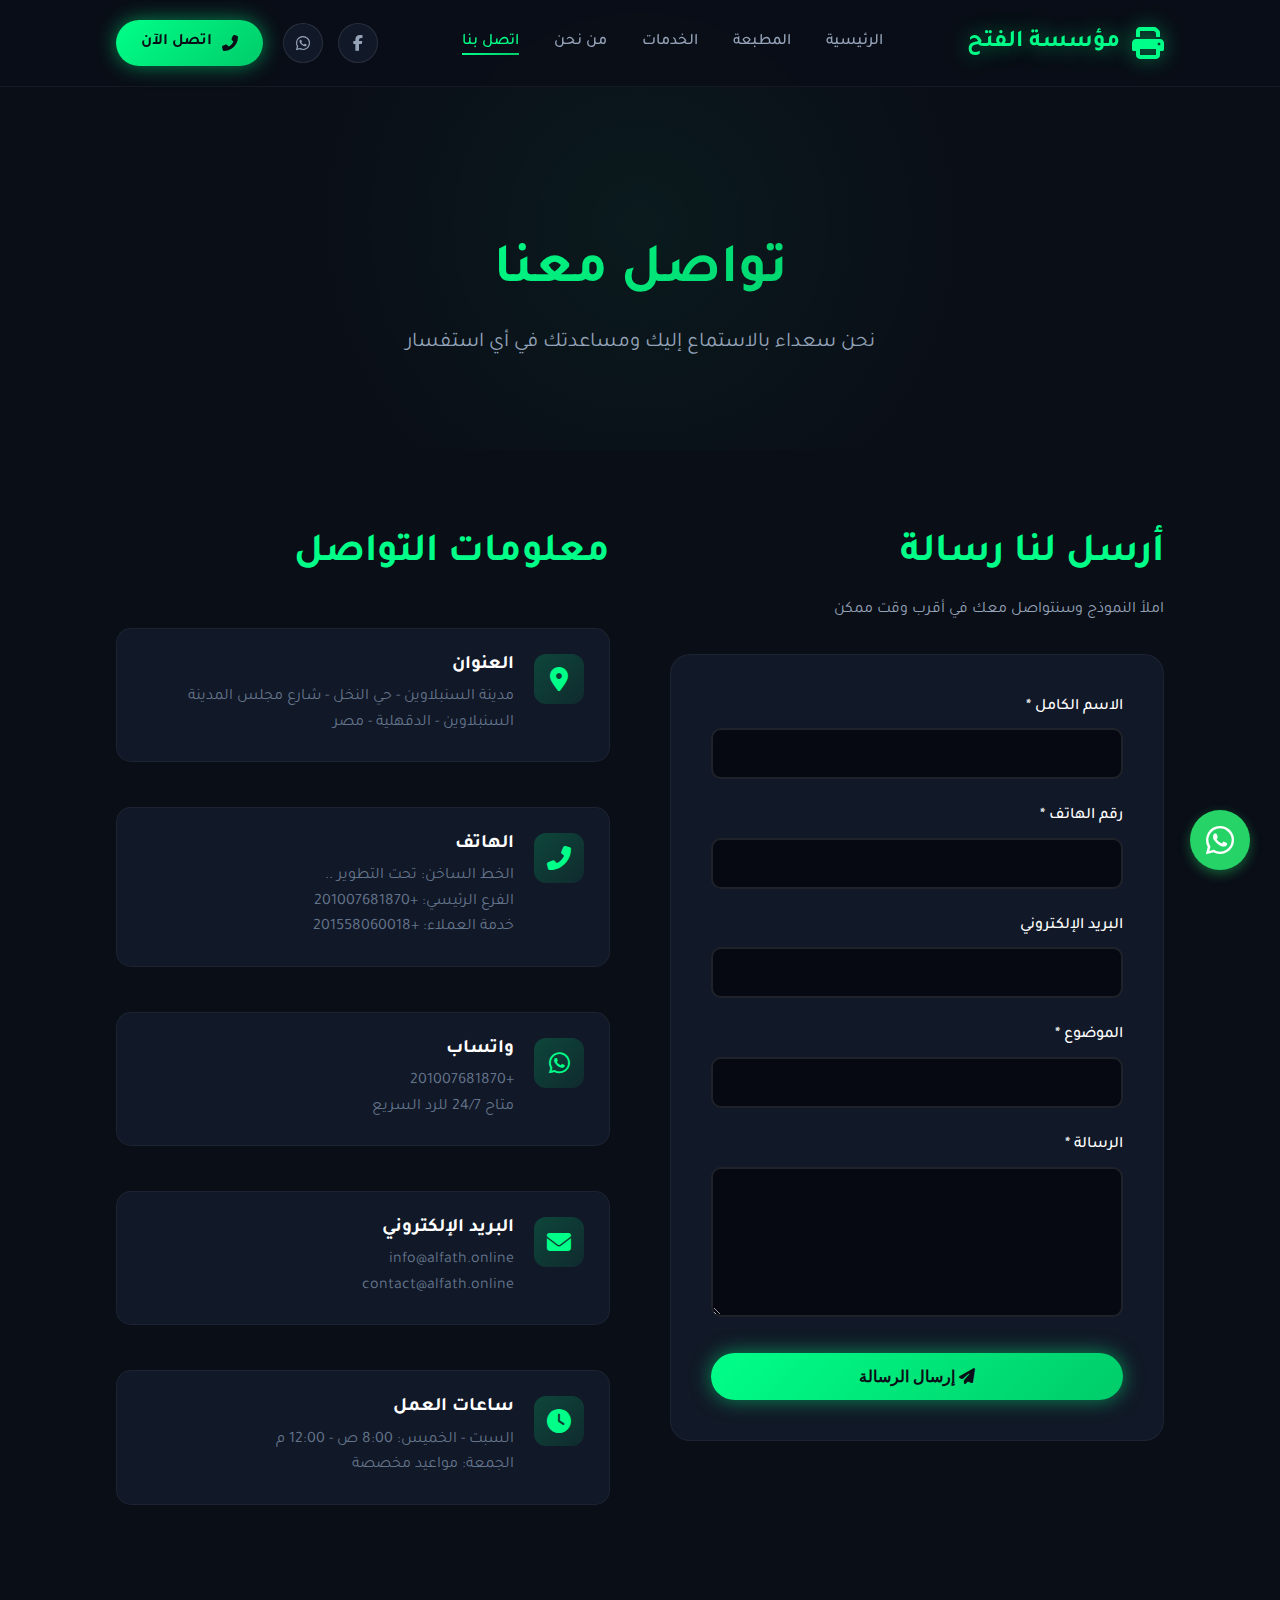
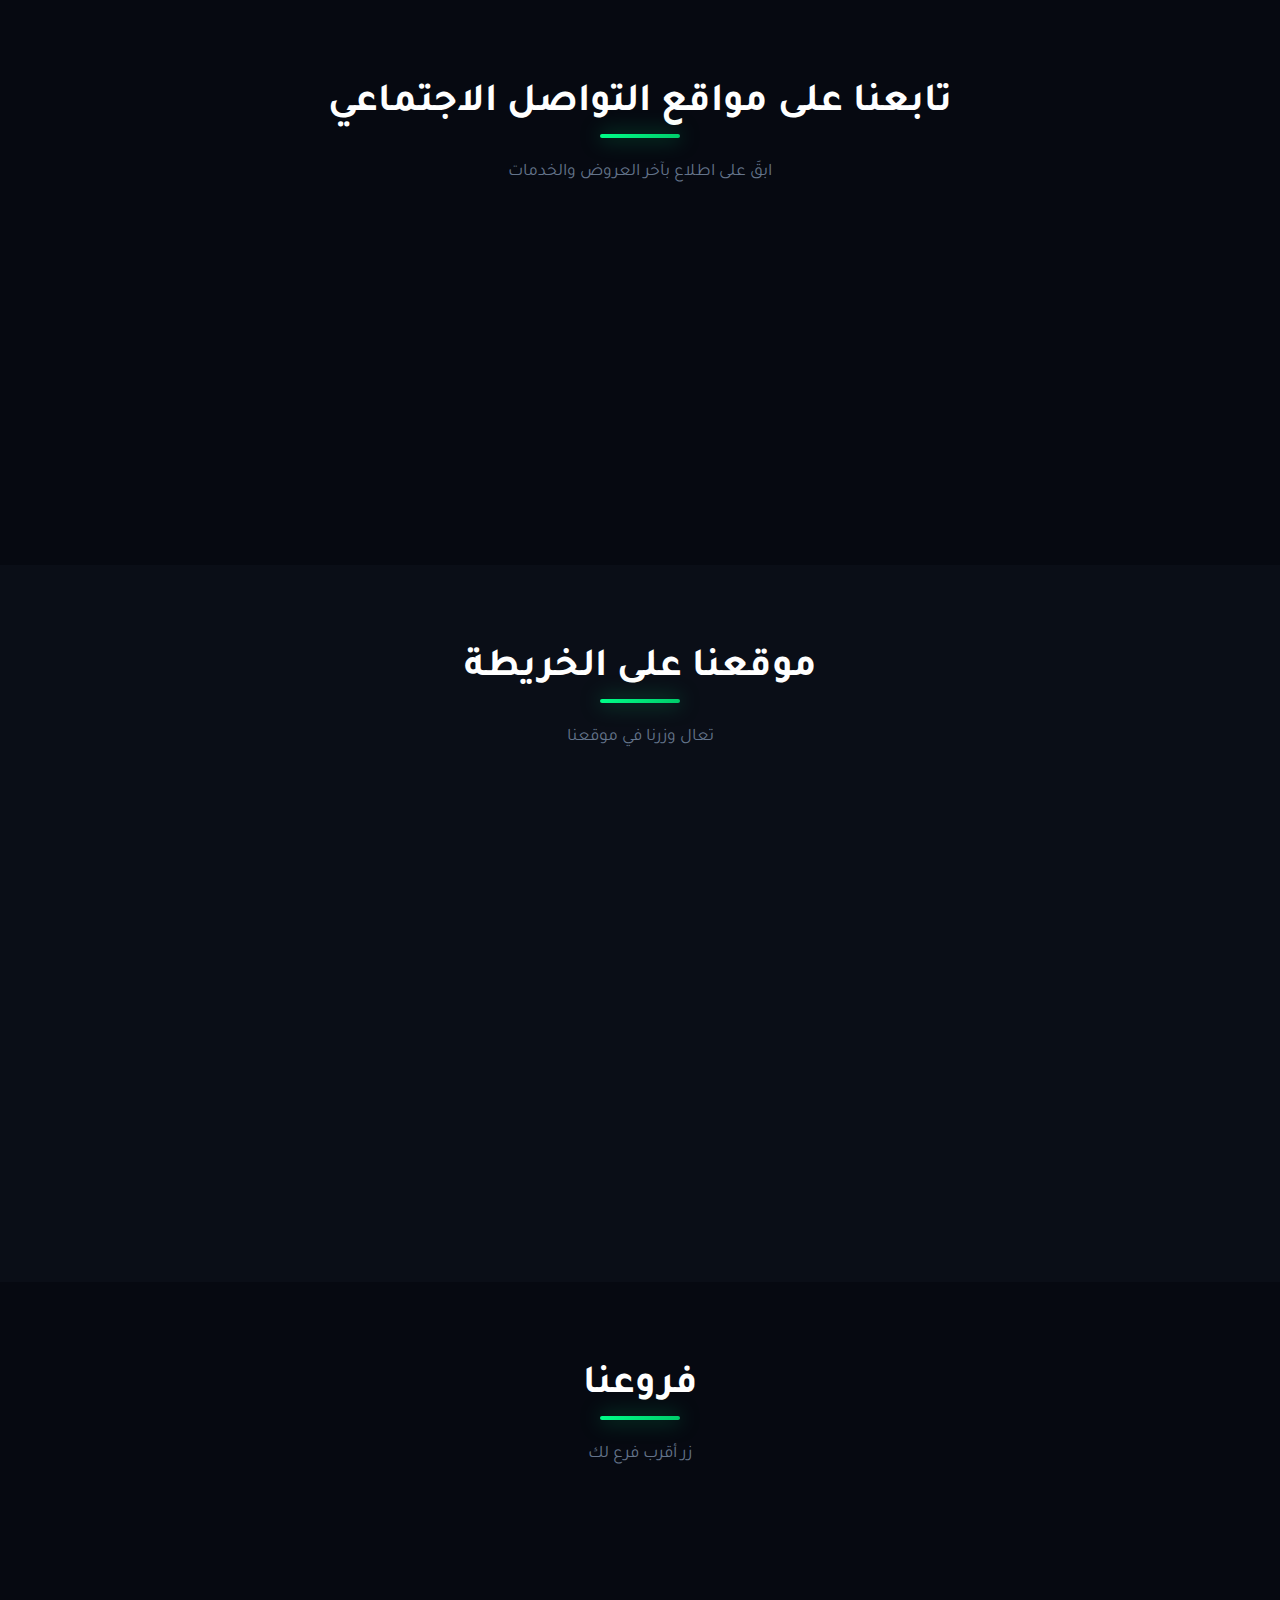
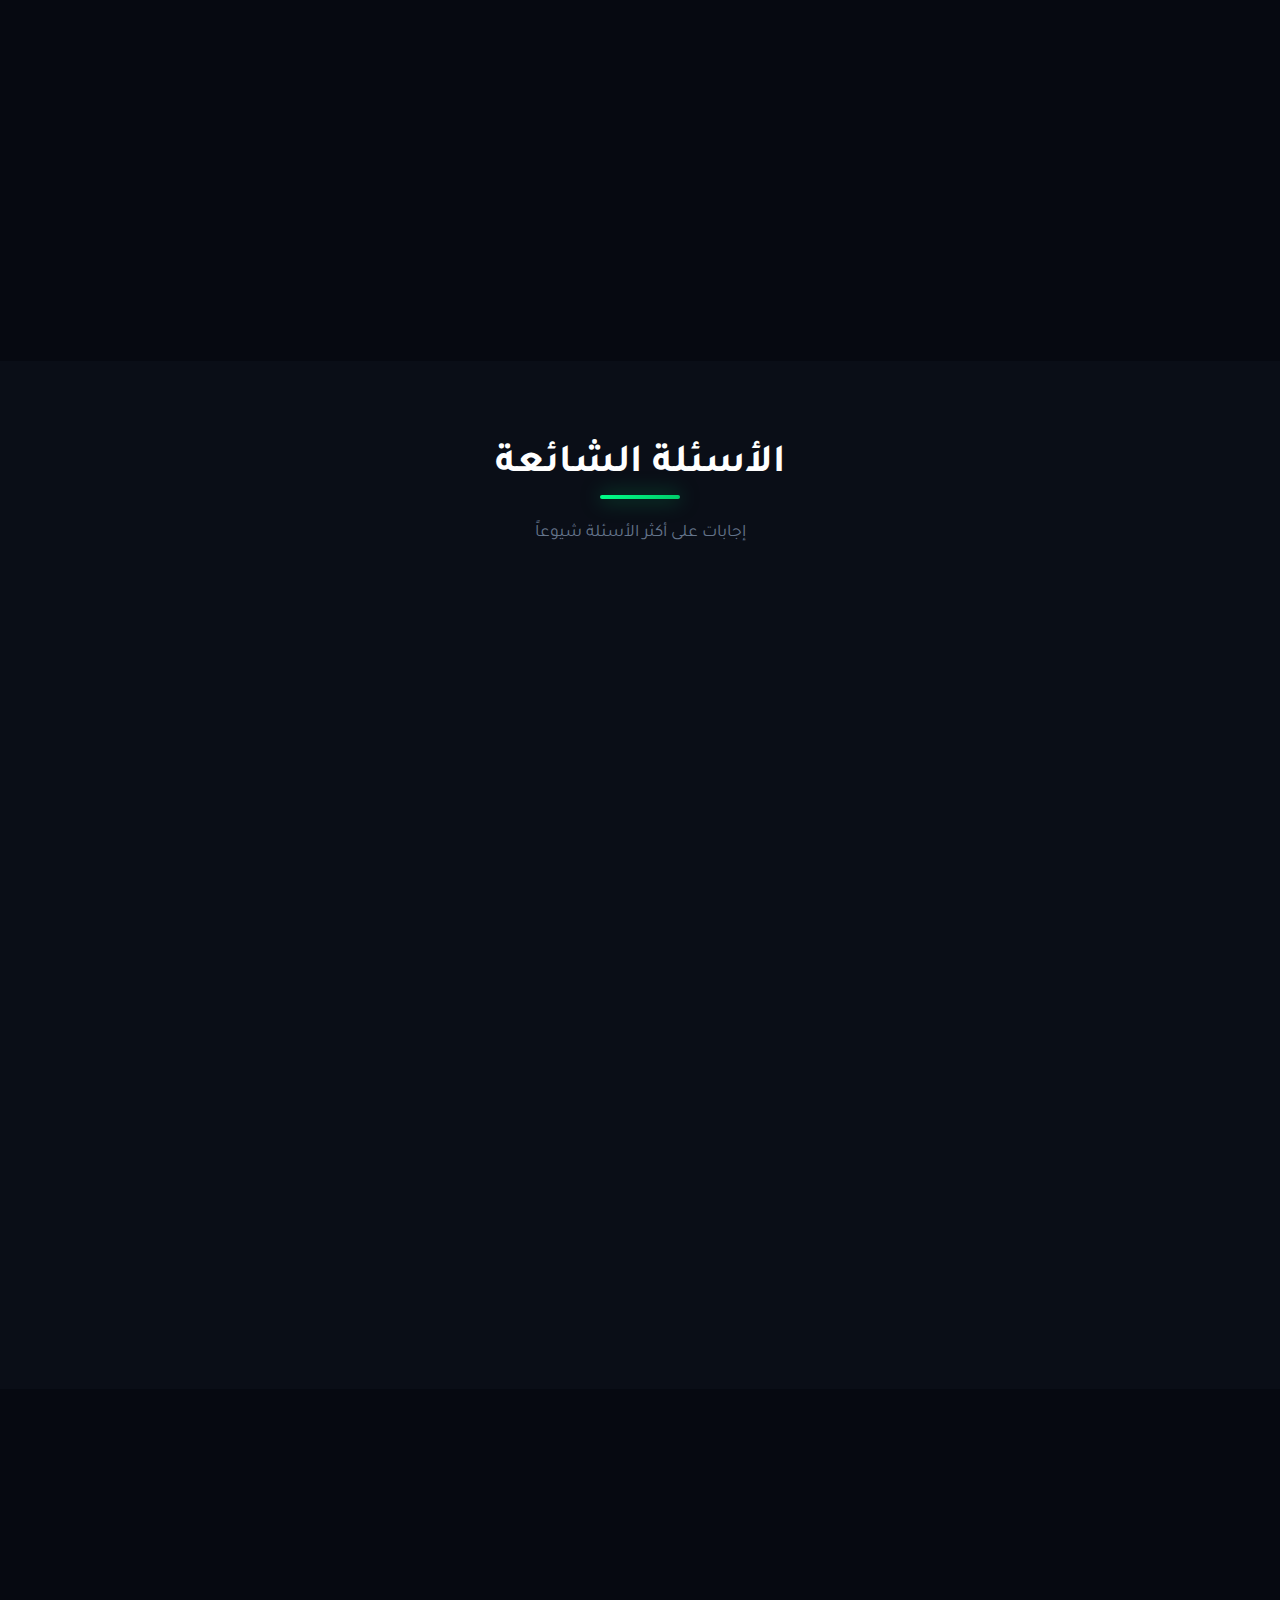
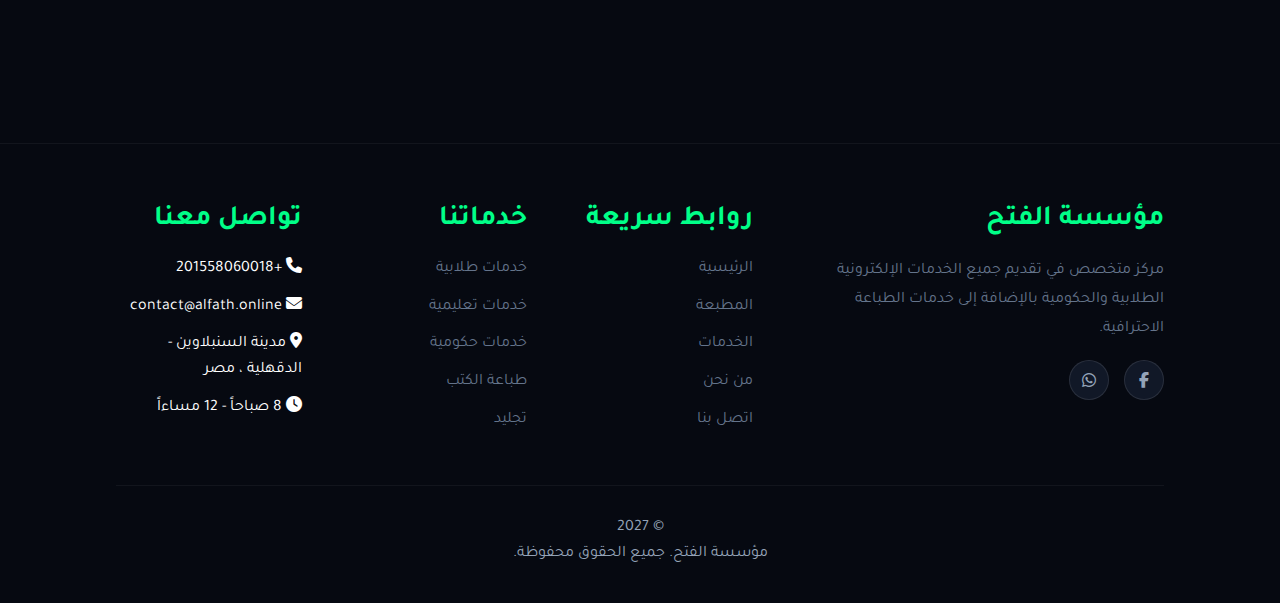
<file: contact.html>
<!DOCTYPE html>
<html lang="ar" dir="rtl">
<head>
    <meta charset="UTF-8">
    <meta name="viewport" content="width=device-width, initial-scale=1.0">
    <meta name="description" content="تواصل معنا - نحن في خدمتك دائماً">
    <title>الفتح | اتصل بنا</title>
    <link rel="shortcut icon" href="assets/favicon.png" type="image/x-icon">
    <!-- Google Fonts -->
    <link rel="preconnect" href="https://fonts.googleapis.com">
    <link rel="preconnect" href="https://fonts.gstatic.com" crossorigin>
    <link href="https://fonts.googleapis.com/css2?family=Cairo:wght@300;400;600;700;900&display=swap" rel="stylesheet">
    
    <!-- Font Awesome -->
    <link rel="stylesheet" href="https://cdnjs.cloudflare.com/ajax/libs/font-awesome/6.4.0/css/all.min.css">
    

<meta name="description" content="تواصل مع مؤسسة الفتح للخدمات الإلكترونية والطلابية لحجز خدمة أو الاستفسار عن خدمات الطباعة والخدمات الحكومية والطلابية.">

<meta name="keywords" content="اتصل بنا، تواصل، مؤسسة الفتح، خدمات إلكترونية، خدمات طباعة">

<meta property="og:title" content="اتصل بنا | مؤسسة الفتح">
<meta property="og:description" content="تواصل معنا لحجز الخدمات الإلكترونية والطلابية وخدمات الطباعة.">
<meta property="og:url" content="https://alfath.online/contact">

<link rel="canonical" href="https://alfath.online/contact">

    <!-- Main CSS -->
    <link rel="stylesheet" href="css/style.css">
</head>
<body>

    <!-- Header / Navigation -->
    <header class="header">
        <div class="container">
            <nav class="nav-container">
                <a href="index.html" class="logo">
                    <i class="fas fa-print"></i>
                    <span>مؤسسة الفتح</span>
                </a>
                
                <ul class="nav-menu">
                    <li><a href="index.html" class="nav-link">الرئيسية</a></li>
                    <li><a href="printing.html" class="nav-link">المطبعة</a></li>
                    <li><a href="services.html" class="nav-link">الخدمات</a></li>
                    <li><a href="about.html" class="nav-link">من نحن</a></li>
                    <li><a href="contact.html" class="nav-link active">اتصل بنا</a></li>
                </ul>
                
                <!-- Right Side: Social + Call Button -->
                <div class="nav-right">
                    <div class="social-links">
                        <a target="_blank" href="https://www.facebook.com/CentrElfath" class="social-icon"><i class="fab fa-facebook-f"></i></a>
                        <a target="_blank" href="https://wa.me/201007681870?text=%D8%A7%D9%84%D8%B3%D9%84%D8%A7%D9%85%20%D8%B9%D9%84%D9%8A%D9%83%D9%85%D8%8C%20%D9%85%D8%AD%D8%AA%D8%A7%D8%AC%20%D8%A7%D8%B9%D8%B1%D9%81%20%D8%AA%D9%81%D8%A7%D8%B5%D9%8A%D9%84%20%D8%A7%D9%83%D8%AA%D8%B1" class="social-icon"><i class="fab fa-whatsapp"></i></a>
                    </div>
                    <a href="tel:+201558060018" class="call-btn">
                        <i class="fas fa-phone-alt"></i>
                        <span>اتصل الآن</span>
                    </a>
                </div>
                
                
                <div class="menu-toggle">
                    <span></span>
                    <span></span>
                    <span></span>
                </div>
            </nav>
        </div>
    </header>

    <!-- Hero Section -->
    <section class="hero" style="min-height: 50vh; padding-top: 150px;">
        <div class="container text-center">
            <div class="reveal">
                <h1 style="font-size: 3.5rem; margin-bottom: 20px;">
                    <span class="highlight">تواصل</span> معنا
                </h1>
                <p style="font-size: 1.3rem; color: var(--text-secondary); max-width: 700px; margin: 0 auto;">
                    نحن سعداء بالاستماع إليك ومساعدتك في أي استفسار
                </p>
            </div>
        </div>
    </section>

    <!-- Contact Section -->
    <section class="section">
        <div class="container">
            <div class="contact-section reveal">
                <!-- Contact Form -->
                <div>
                    <h2 style="margin-bottom: 20px; color: var(--primary-green);">أرسل لنا رسالة</h2>
                    <p style="margin-bottom: 30px; color: var(--text-secondary);">
                        املأ النموذج وسنتواصل معك في أقرب وقت ممكن
                    </p>
                    
                    <form class="contact-form">
                        <div class="form-group">
                            <label for="name">الاسم الكامل *</label>
                            <input type="text" id="name" name="name" required>
                            <span class="form-error"></span>
                        </div>
                        
                        <div class="form-group">
                            <label for="phone">رقم الهاتف *</label>
                            <input type="tel" id="phone" name="phone" required>
                            <span class="form-error"></span>
                        </div>
                        
                        <div class="form-group">
                            <label for="email">البريد الإلكتروني</label>
                            <input type="email" id="email" name="email">
                            <span class="form-error"></span>
                        </div>
                        
                        <div class="form-group">
                            <label for="subject">الموضوع *</label>
                            <input type="text" id="subject" name="subject" required>
                            <span class="form-error"></span>
                        </div>
                        
                        <div class="form-group">
                            <label for="message">الرسالة *</label>
                            <textarea id="message" name="message" required></textarea>
                            <span class="form-error"></span>
                        </div>
                        
                        <button type="submit" class="btn btn-primary" style="width: 100%;">
                            <i class="fas fa-paper-plane"></i> إرسال الرسالة
                        </button>
                    </form>
                </div>
                
                <!-- Contact Info -->
                <div class="contact-info">
                    <h2 style="margin-bottom: 20px; color: var(--primary-green);">معلومات التواصل</h2>
                    
                    <div class="info-card">
                        <div class="info-icon">
                            <i class="fas fa-map-marker-alt"></i>
                        </div>
                        <div class="info-content">
                            <h3>العنوان</h3>
                            <p>مدينة السنبلاوين - حي النخل - شارع مجلس المدينة</p>
                            <p>السنبلاوين - الدقهلية - مصر</p>
                        </div>
                    </div>
                    
                    <div class="info-card">
                        <div class="info-icon">
                            <i class="fas fa-phone-alt"></i>
                        </div>
                        <div class="info-content">
                            <h3>الهاتف</h3>
                            <p>الخط الساخن: تحت التطوير ..</p>
                            <p>الفرع الرئيسي: +201007681870</p>
                            <p>خدمة العملاء: +201558060018</p>
                        </div>
                    </div>
                    
                    <div class="info-card">
                        <div class="info-icon">
                            <i class="fab fa-whatsapp"></i>
                        </div>
                        <div class="info-content">
                            <h3>واتساب</h3>
                            <p>+201007681870</p>
                            <p>متاح 24/7 للرد السريع</p>
                        </div>
                    </div>
                    
                    <div class="info-card">
                        <div class="info-icon">
                            <i class="fas fa-envelope"></i>
                        </div>
                        <div class="info-content">
                            <h3>البريد الإلكتروني</h3>
                            <p>info@alfath.online</p>
                            <p>contact@alfath.online</p>
                        </div>
                    </div>
                    
                    <div class="info-card">
                        <div class="info-icon">
                            <i class="fas fa-clock"></i>
                        </div>
                        <div class="info-content">
                            <h3>ساعات العمل</h3>
                            <p>السبت - الخميس: 8:00 ص - 12:00 م</p>
                            <p>الجمعة: مواعيد مخصصة</p>
                        </div>
                    </div>
                </div>
            </div>
        </div>
    </section>

    <!-- Social Links Section -->
    <section class="section" style="background: var(--bg-darker);">
        <div class="container">
            <div class="section-title">
                <h2>تابعنا على مواقع التواصل الاجتماعي</h2>
                <p class="section-subtitle">ابقَ على اطلاع بآخر العروض والخدمات</p>
            </div>
            
            <div class="services-grid reveal" style="grid-template-columns: repeat(auto-fit, minmax(200px, 1fr));">
                <a href="#" class="card text-center" style="transition: var(--transition-fast);">
                    <div class="service-icon" style="margin: 0 auto 15px; background: #1877f2;">
                        <i class="fab fa-facebook-f"></i>
                    </div>
                    <h3>فيسبوك</h3>
                    <p>تابعنا على فيسبوك</p>
                </a>
                
                <a href="#" class="card text-center" style="transition: var(--transition-fast);">
                    <div class="service-icon" style="margin: 0 auto 15px; background: #E4405F;">
                        <i class="fab fa-instagram"></i>
                    </div>
                    <h3>انستجرام</h3>
                    <p>شاهد أعمالنا</p>
                </a>
                
                <a href="#" class="card text-center" style="transition: var(--transition-fast);">
                    <div class="service-icon" style="margin: 0 auto 15px; background: #25D366;">
                        <i class="fab fa-whatsapp"></i>
                    </div>
                    <h3>واتساب</h3>
                    <p>تواصل مباشر</p>
                </a>
                
                <a href="#" class="card text-center" style="transition: var(--transition-fast);">
                    <div class="service-icon" style="margin: 0 auto 15px; background: #1DA1F2;">
                        <i class="fab fa-twitter"></i>
                    </div>
                    <h3>تويتر</h3>
                    <p>آخر الأخبار</p>
                </a>
            </div>
        </div>
    </section>

    <!-- Map Section -->
    <section class="section">
        <div class="container">
            <div class="section-title">
                <h2>موقعنا على الخريطة</h2>
                <p class="section-subtitle">تعال وزرنا في موقعنا</p>
            </div>
            
            <div class="map-container reveal">
                <div class="map-placeholder">
                    <i class="fas fa-map-marked-alt"></i>
                    <h3 style="margin: 15px 0;">خريطة الموقع</h3>
                    <p>شارع الجامعة، القاهرة، مصر</p>
                    <p style="font-size: 0.9rem; margin-top: 10px; color: var(--text-muted);">
                        يمكن إضافة Google Maps Embed هنا<br>
                        أو استبدال هذا القسم برابط خريطة تفاعلي
                    </p>
                    <a href="https://maps.google.com" target="_blank" class="btn btn-primary" style="margin-top: 20px;">
                        <i class="fas fa-directions"></i> افتح في خرائط جوجل
                    </a>
                </div>
            </div>
        </div>
    </section>

    <!-- Branches Section -->
    <section class="section" style="background: var(--bg-darker);">
        <div class="container">
            <div class="section-title">
                <h2>فروعنا</h2>
                <p class="section-subtitle">زر أقرب فرع لك</p>
            </div>
            
            <div class="services-grid reveal">
                <div class="card">
                    <div class="service-icon" style="margin: 0 auto 20px;">
                        <i class="fas fa-building"></i>
                    </div>
                    <h3 style="text-align: center; color: var(--primary-green);">الفرع الرئيسي - الفتح</h3>
                    <div style="text-align: center;">
                        <p><i class="fas fa-map-marker-alt" style="color: var(--primary-green);"></i>مدينة السنبلاوين - حي النخل - شارع مجلس المدينة </p>
                        <p><i class="fas fa-phone" style="color: var(--primary-green);"></i> +201007681870</p>
                        <p><i class="fas fa-clock" style="color: var(--primary-green);"></i> 8 صباحاً - 12 مساءاً </p>
                    </div>
                </div>
                
                <div class="card">
                    <div class="service-icon" style="margin: 0 auto 20px;">
                        <i class="fas fa-store"></i>
                    </div>
                    <h3 style="text-align: center; color: var(--primary-green);">فرع المعادي</h3>
                    <div style="text-align: center;">
                        <p><i class="fas fa-map-marker-alt" style="color: var(--primary-green);"></i>مدينة السنبلاوين - حي النخل - شارع مجلس المدينة </p>
                        <p><i class="fas fa-phone" style="color: var(--primary-green);"></i> +201007681870</p>
                        <p><i class="fas fa-clock" style="color: var(--primary-green);"></i> 8 صباحاً - 12 مساءاً </p>
                    </div>
                </div>
                
                <div class="card">
                    <div class="service-icon" style="margin: 0 auto 20px;">
                        <i class="fas fa-store"></i>
                    </div>
                    <h3 style="text-align: center; color: var(--primary-green);">فرع مدينة نصر</h3>
                    <div style="text-align: center;">
                        <p><i class="fas fa-map-marker-alt" style="color: var(--primary-green);"></i>مدينة السنبلاوين - حي النخل - شارع مجلس المدينة </p>
                        <p><i class="fas fa-phone" style="color: var(--primary-green);"></i> +201007681870</p>
                        <p><i class="fas fa-clock" style="color: var(--primary-green);"></i> 8 صباحاً - 12 مساءاً </p>
                    </div>
                </div>
            </div>
        </div>
    </section>

    <!-- FAQ Section -->
    <section class="section">
        <div class="container">
            <div class="section-title">
                <h2>الأسئلة الشائعة</h2>
                <p class="section-subtitle">إجابات على أكثر الأسئلة شيوعاً</p>
            </div>
            
            <div class="reveal" style="max-width: 800px; margin: 0 auto;">
                <div class="card" style="margin-bottom: 20px; padding: 30px;">
                    <h3 style="color: var(--primary-green); margin-bottom: 15px;">
                        <i class="fas fa-question-circle"></i> كم يستغرق إنجاز الخدمات؟
                    </h3>
                    <p>
                        معظم الخدمات الإلكترونية تُنجز خلال 24-48 ساعة. خدمات الطباعة تعتمد على حجم الطلب
                        ولكن عادة ما تكون جاهزة في نفس اليوم أو اليوم التالي.
                    </p>
                </div>
                
                <div class="card" style="margin-bottom: 20px; padding: 30px;">
                    <h3 style="color: var(--primary-green); margin-bottom: 15px;">
                        <i class="fas fa-question-circle"></i> هل تقدمون خدمات طارئة؟
                    </h3>
                    <p>
                        نعم، نقدم خدمات عاجلة مقابل رسوم إضافية بسيطة. يمكننا إنجاز معظم الطلبات
                        العاجلة خلال ساعات قليلة.
                    </p>
                </div>
                
                <div class="card" style="margin-bottom: 20px; padding: 30px;">
                    <h3 style="color: var(--primary-green); margin-bottom: 15px;">
                        <i class="fas fa-question-circle"></i> هل توفرون خدمة التوصيل؟
                    </h3>
                    <p>
                        نعم، نوفر خدمة التوصيل للطلبات الكبيرة داخل القاهرة الكبرى. يمكنك أيضاً
                        استلام طلبك من أي فرع من فروعنا.
                    </p>
                </div>
                
                <div class="card" style="padding: 30px;">
                    <h3 style="color: var(--primary-green); margin-bottom: 15px;">
                        <i class="fas fa-question-circle"></i> ما هي طرق الدفع المتاحة؟
                    </h3>
                    <p>
                        نقبل الدفع النقدي عند الاستلام، والتحويل البنكي، وبطاقات الائتمان،
                        ومحافظ الدفع الإلكترونية.
                    </p>
                </div>
            </div>
        </div>
    </section>

    <!-- CTA Section -->
    <section class="section" style="background: var(--bg-darker);">
        <div class="container text-center">
            <div class="reveal">
                <h2 style="margin-bottom: 20px;">لديك سؤال آخر؟</h2>
                <p style="font-size: 1.2rem; margin-bottom: 30px; color: var(--text-secondary);">
                    لا تتردد في التواصل معنا عبر الواتساب للحصول على إجابة فورية
                </p>
                <a href="https://wa.me/201007681870" target="_blank" class="btn btn-primary btn-lg">
                    <i class="fab fa-whatsapp"></i> راسلنا على واتساب
                </a>
            </div>
        </div>
    </section>

    <!-- Footer -->
    <footer class="footer">
        <div class="container">
            <div class="footer-content">
                <!-- About Section -->
                <div class="footer-section">
                    <h3>مؤسسة الفتح</h3>
                    <p>
                         مركز متخصص في تقديم جميع الخدمات الإلكترونية الطلابية والحكومية
                 بالإضافة إلى خدمات الطباعة الاحترافية.
                    </p>
                    <div class="social-links">
                        <a target="_blank" href="https://www.facebook.com/CentrElfath" class="social-icon"><i class="fab fa-facebook-f"></i></a>
                        <a target="_blank" href="https://wa.me/201007681870?text=%D8%A7%D9%84%D8%B3%D9%84%D8%A7%D9%85%20%D8%B9%D9%84%D9%8A%D9%83%D9%85%D8%8C%20%D9%85%D8%AD%D8%AA%D8%A7%D8%AC%20%D8%A7%D8%B9%D8%B1%D9%81%20%D8%AA%D9%81%D8%A7%D8%B5%D9%8A%D9%84%20%D8%A7%D9%83%D8%AA%D8%B1" class="social-icon"><i class="fab fa-whatsapp"></i></a>
                    </div>
                </div>
                
                <!-- Quick Links -->
                <div class="footer-section">
                    <h3>روابط سريعة</h3>
                    <ul class="footer-links">
                        <li><a href="index.html">الرئيسية</a></li>
                        <li><a href="printing.html">المطبعة</a></li>
                        <li><a href="services.html">الخدمات</a></li>
                        <li><a href="about.html">من نحن</a></li>
                        <li><a href="contact.html">اتصل بنا</a></li>
                    </ul>
                </div>
                
                <!-- Services -->
                <div class="footer-section">
                    <h3>خدماتنا</h3>
                    <ul class="footer-links">
                        <li><a href="services.html">خدمات طلابية</a></li>
                        <li><a href="services.html">خدمات تعليمية</a></li>
                        <li><a href="services.html">خدمات حكومية</a></li>
                        <li><a href="printing.html">طباعة الكتب</a></li>
                        <li><a href="printing.html">تجليد</a></li>
                    </ul>
                </div>
                
                <!-- Contact Info -->
                <div class="footer-section">
                    <h3>تواصل معنا</h3>
                    <ul class="footer-links">
                        <li><i class="fas fa-phone"></i> +201558060018</li>
                        <li><i class="fas fa-envelope"></i> contact@alfath.online </li>
                        <li><i class="fas fa-map-marker-alt"></i> مدينة السنبلاوين - الدقهلية ، مصر </li>
                        <li><i class="fas fa-clock"></i> 8 صباحاً - 12 مساءاً </li>
                    </ul>
                </div>
            </div>
            
            <div class="footer-bottom">
                <p>&copy; 2027
                    <br/> مؤسسة الفتح. جميع الحقوق محفوظة.</p>
            </div>
        </div>
    </footer>

    <!-- WhatsApp Floating Button -->
    <a href="https://wa.me/201558060018" class="whatsapp-float" target="_blank">
        <i class="fab fa-whatsapp"></i>
    </a>


    <!-- Main JavaScript -->
    <script src="js/main.js"></script>
</body>
</html>
</file>
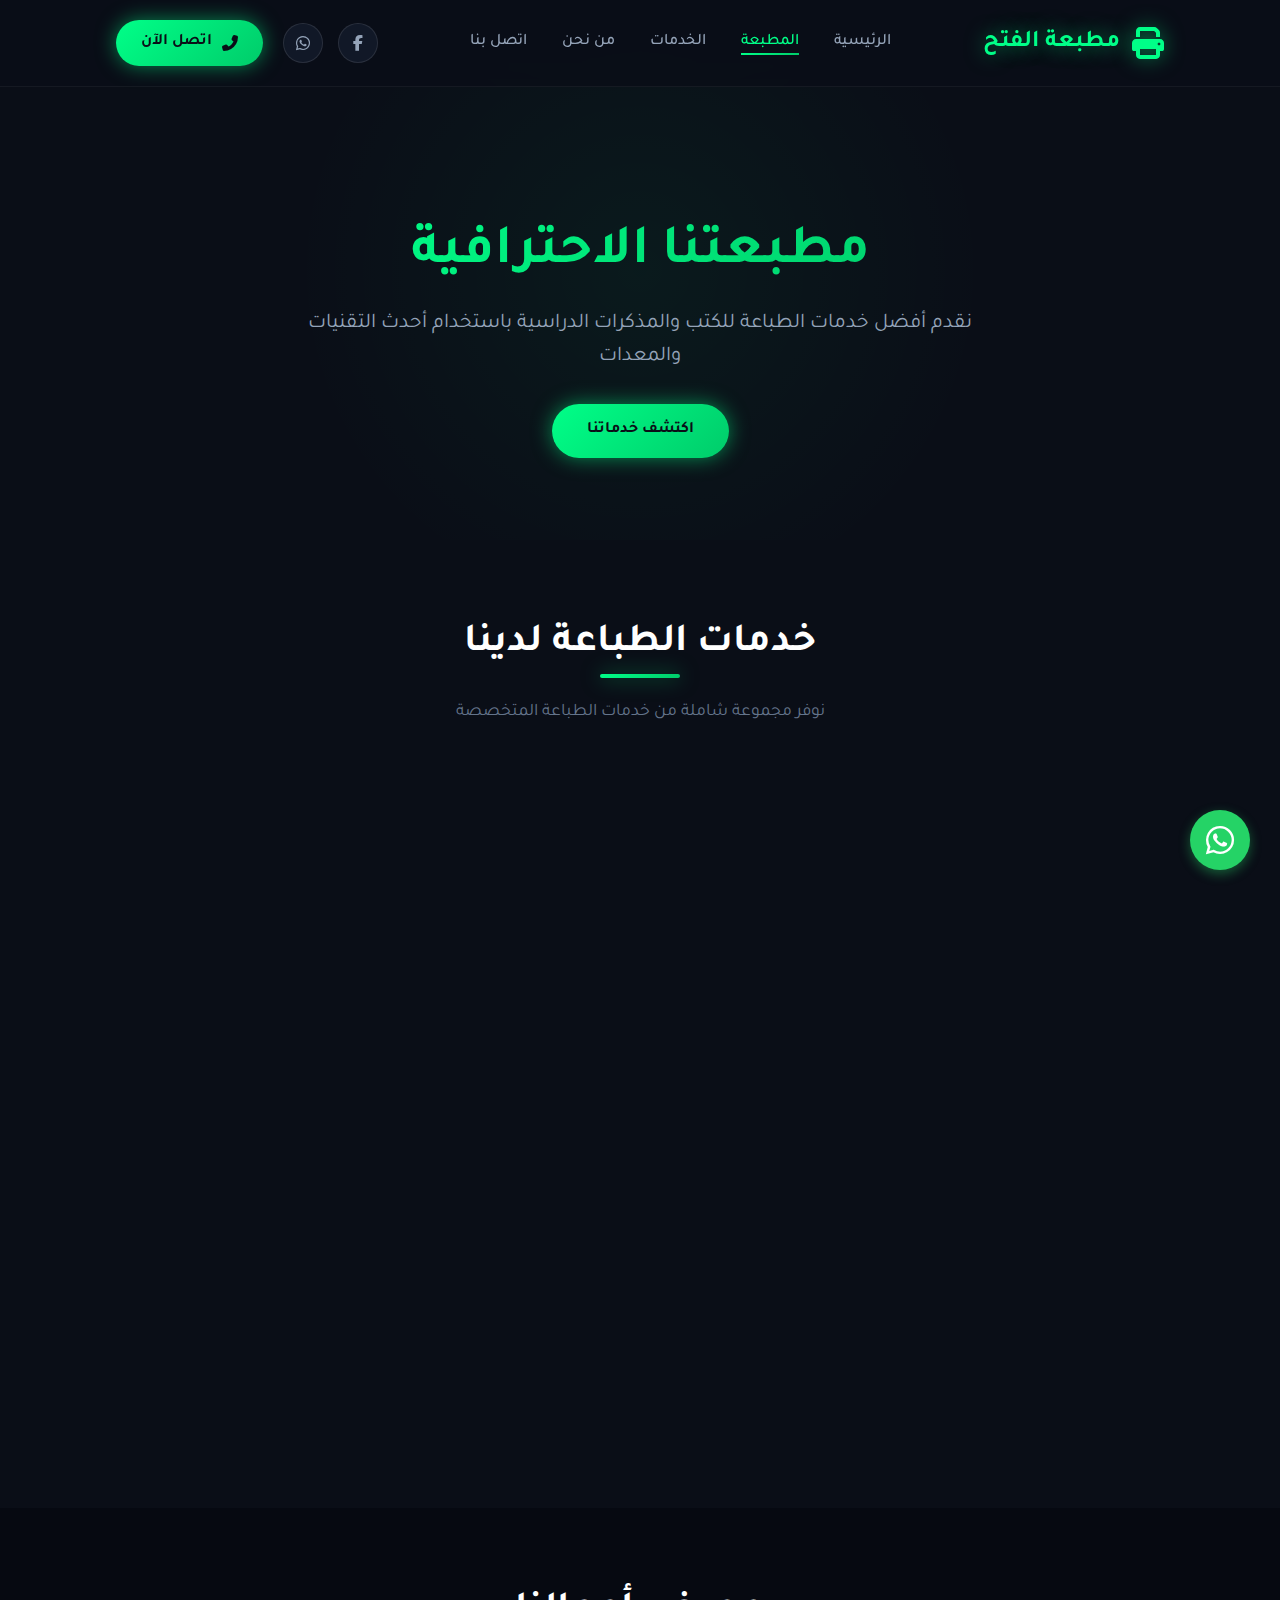
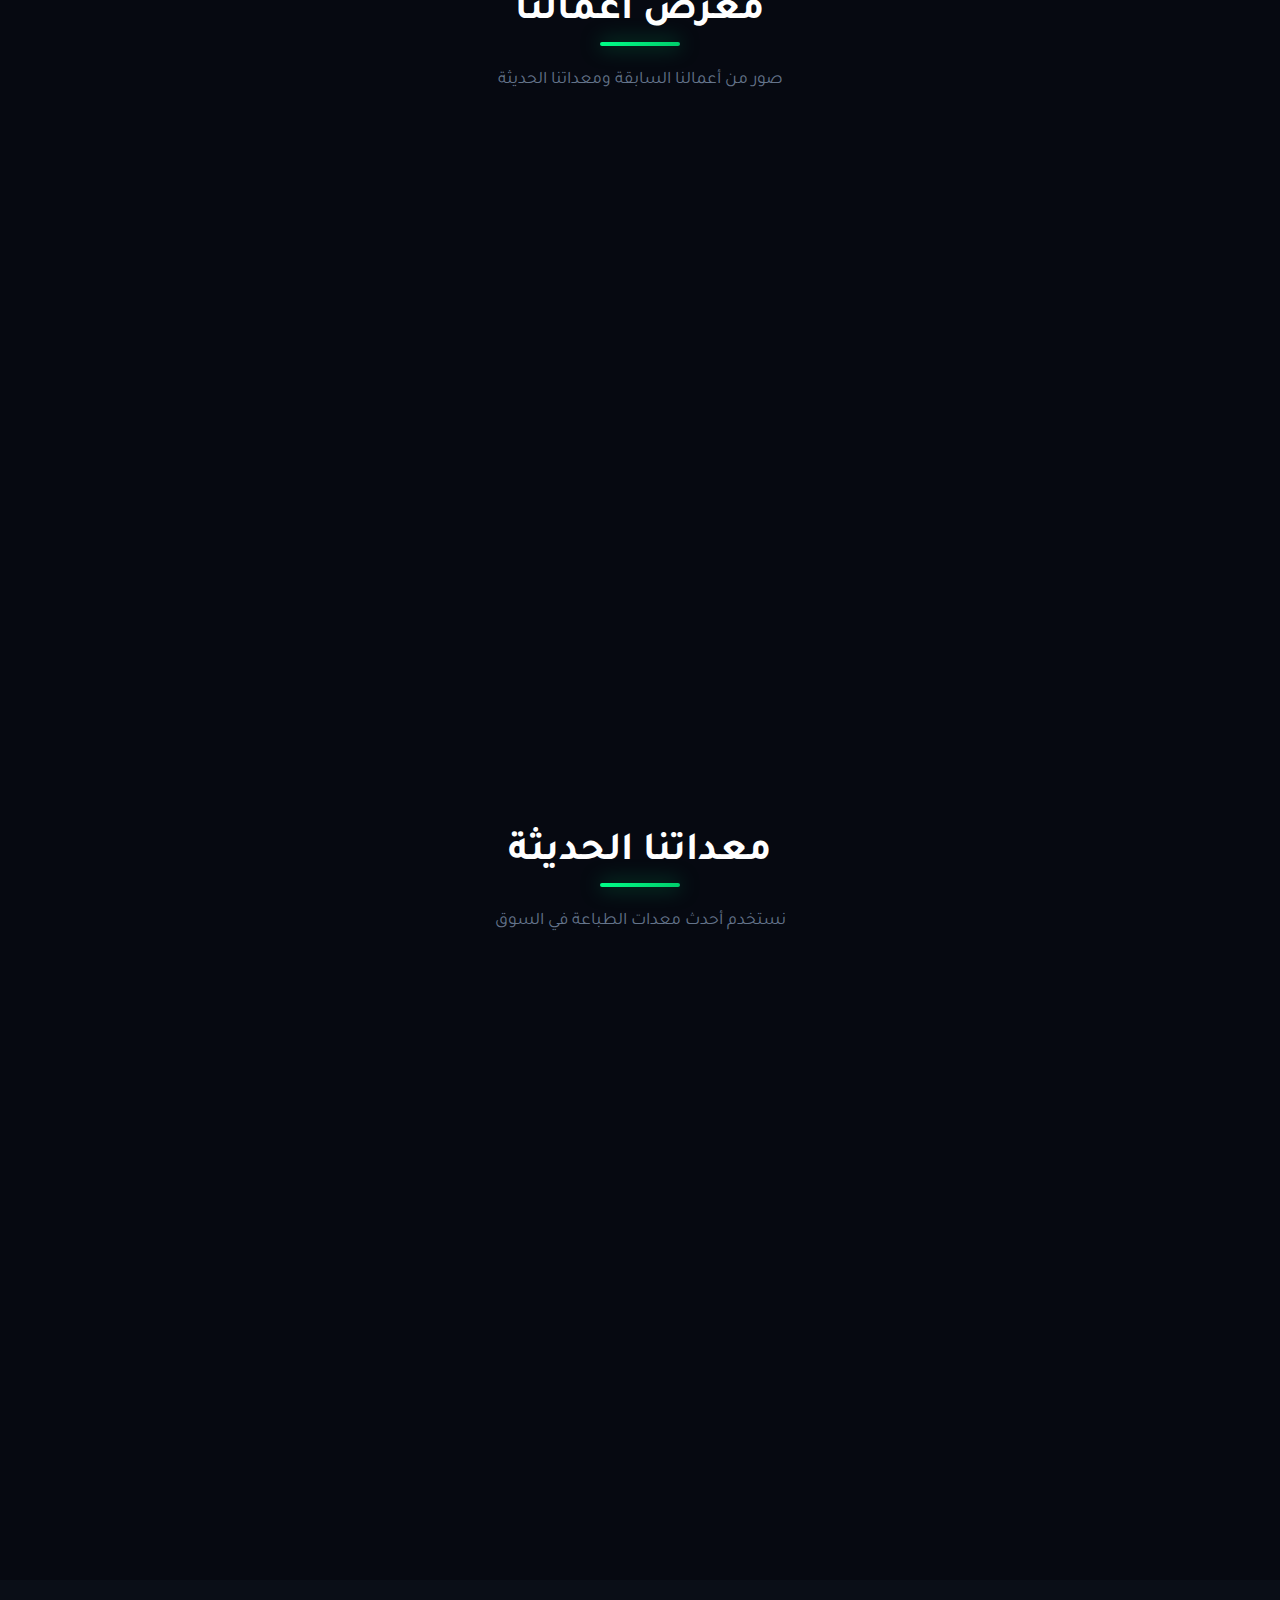
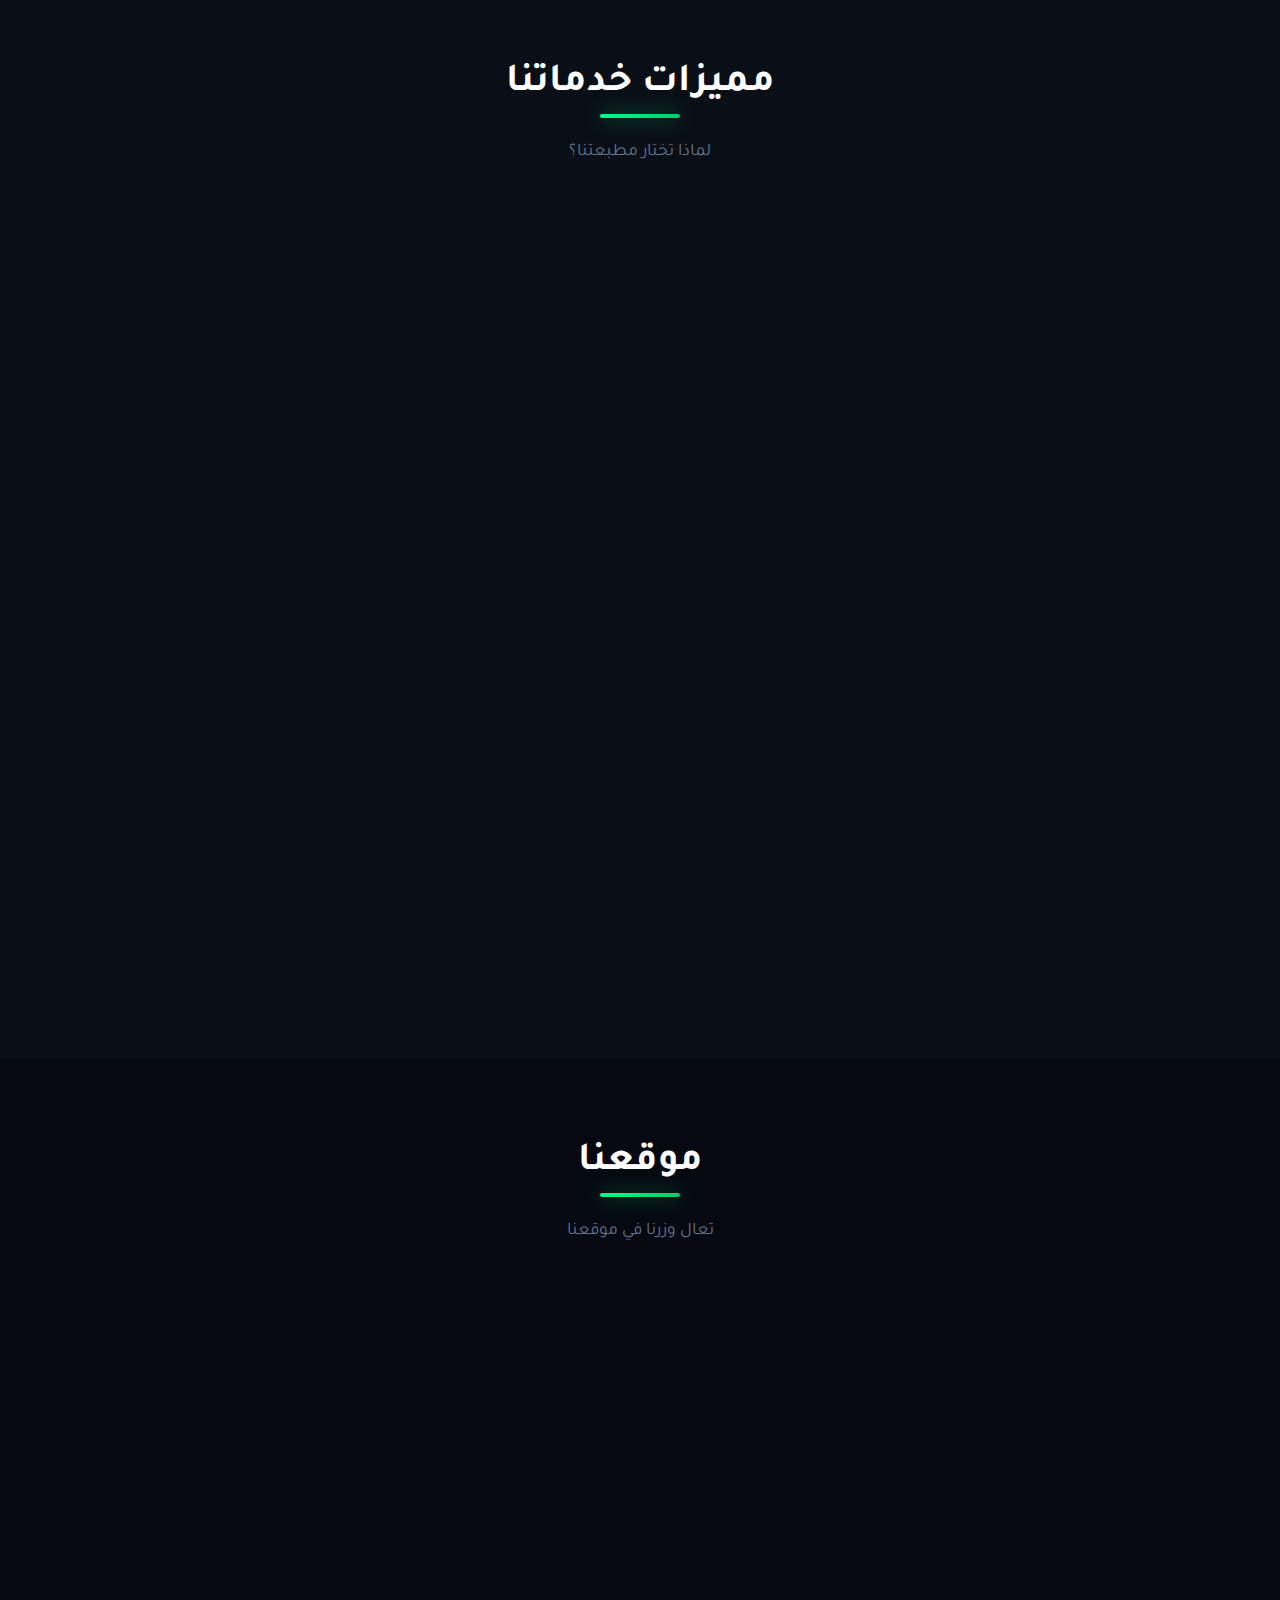
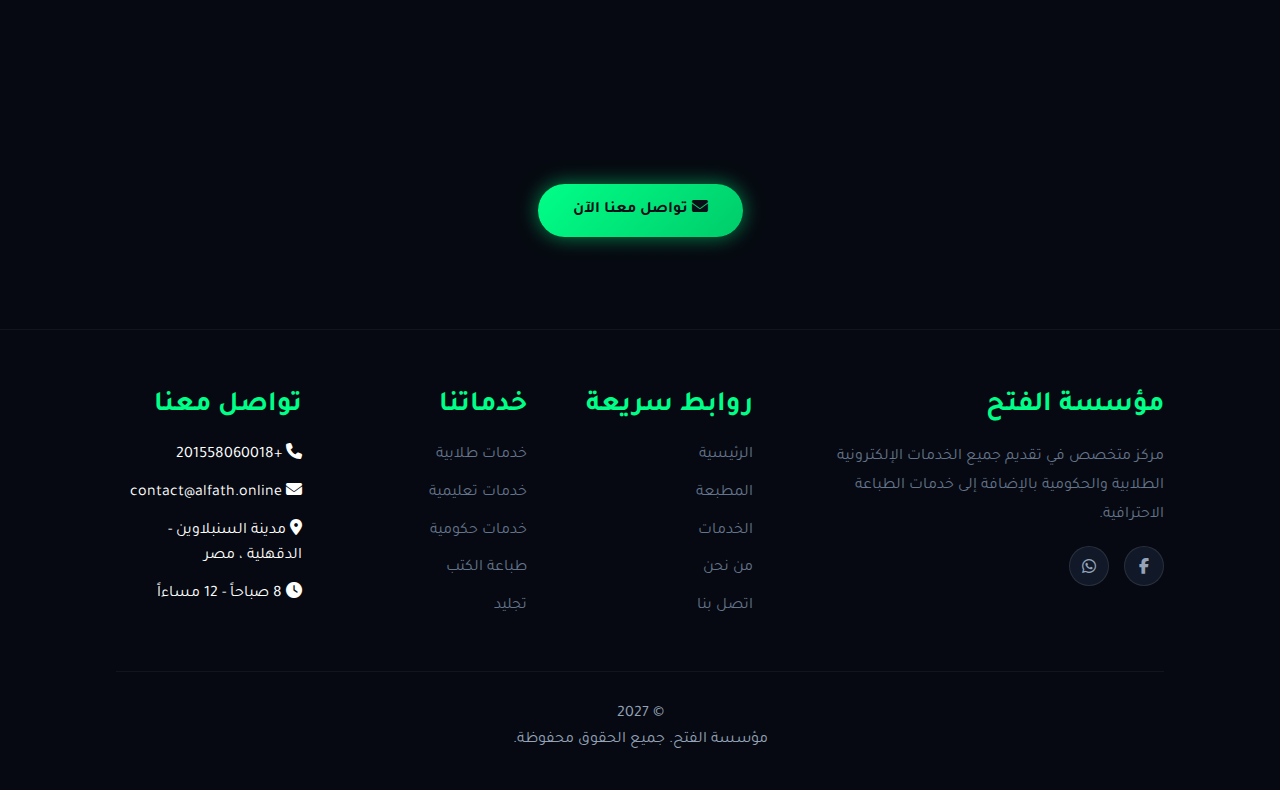
<file: printing.html>
<!DOCTYPE html>
<html lang="ar" dir="rtl">
<head>
    <meta charset="UTF-8">
    <meta name="viewport" content="width=device-width, initial-scale=1.0">
    <meta name="description" content="مطبعة احترافية لطباعة الكتب والمذكرات الدراسية بجودة عالية">
    <title> الفتح | المطبعة</title>
    <link rel="shortcut icon" href="assets/favicon.png" type="image/x-icon">
    <!-- Google Fonts -->
    <link rel="preconnect" href="https://fonts.googleapis.com">
    <link rel="preconnect" href="https://fonts.gstatic.com" crossorigin>
    <link href="https://fonts.googleapis.com/css2?family=Cairo:wght@300;400;600;700;900&display=swap" rel="stylesheet">
    
    <!-- Font Awesome -->
    <link rel="stylesheet" href="https://cdnjs.cloudflare.com/ajax/libs/font-awesome/6.4.0/css/all.min.css">
    
<title>خدمات الطباعة | مؤسسة الفتح</title>
<meta name="description" content="خدمات طباعة متكاملة بأعلى جودة وسرعة تنفيذ.">
<meta property="og:title" content="خدمات الطباعة | مؤسسة الفتح">
<meta property="og:description" content="طباعة وتصوير وتصميم باحتراف.">
<meta property="og:url" content="https://alfath.online/printing">
<link rel="canonical" href="https://alfath.online/printing">


    <!-- Main CSS -->
    <link rel="stylesheet" href="css/style.css">
</head>
<body>

    <!-- Header / Navigation -->
    <header class="header">
        <div class="container">
            <nav class="nav-container">
                <a href="index.html" class="logo">
                    <i class="fas fa-print"></i>
                    <span>مطبعة الفتح</span>
                </a>
                
                <ul class="nav-menu">
                    <li><a href="index.html" class="nav-link">الرئيسية</a></li>
                    <li><a href="printing.html" class="nav-link active">المطبعة</a></li>
                    <li><a href="services.html" class="nav-link">الخدمات</a></li>
                    <li><a href="about.html" class="nav-link">من نحن</a></li>
                    <li><a href="contact.html" class="nav-link">اتصل بنا</a></li>
                </ul>
                <!-- Right Side: Social + Call Button -->
                <div class="nav-right">
                    <div class="social-links">
                        <a target="_blank" href="https://www.facebook.com/CentrElfath" class="social-icon"><i class="fab fa-facebook-f"></i></a>
                        <a target="_blank" href="https://wa.me/201007681870?text=%D8%A7%D9%84%D8%B3%D9%84%D8%A7%D9%85%20%D8%B9%D9%84%D9%8A%D9%83%D9%85%D8%8C%20%D9%85%D8%AD%D8%AA%D8%A7%D8%AC%20%D8%A7%D8%B9%D8%B1%D9%81%20%D8%AA%D9%81%D8%A7%D8%B5%D9%8A%D9%84%20%D8%A7%D9%83%D8%AA%D8%B1" class="social-icon"><i class="fab fa-whatsapp"></i></a>
                    </div>
                    <a href="tel:+201558060018" class="call-btn">
                        <i class="fas fa-phone-alt"></i>
                        <span>اتصل الآن</span>
                    </a>
                </div>
                
                
                <div class="menu-toggle">
                    <span></span>
                    <span></span>
                    <span></span>
                </div>
            </nav>
        </div>
    </header>

    <!-- Hero Banner -->
    <section class="hero" style="min-height: 60vh; padding-top: 150px;">
        <div class="container">
            <div class="text-center reveal">
                <h1 style="font-size: 3.5rem; margin-bottom: 20px;">
                    مطبعتنا <span class="highlight">الاحترافية</span>
                </h1>
                <p style="font-size: 1.3rem; color: var(--text-secondary); max-width: 700px; margin: 0 auto 30px;">
                    نقدم أفضل خدمات الطباعة للكتب والمذكرات الدراسية باستخدام أحدث التقنيات والمعدات
                </p>
                <a href="#services" class="btn btn-primary">اكتشف خدماتنا</a>
            </div>
        </div>
    </section>

    <!-- Printing Services Details -->
    <section class="section" id="services">
        <div class="container">
            <div class="section-title">
                <h2>خدمات الطباعة لدينا</h2>
                <p class="section-subtitle">نوفر مجموعة شاملة من خدمات الطباعة المتخصصة</p>
            </div>
            
            <div class="services-grid reveal">
                <div class="service-card card">
                    <div class="service-icon">
                        <i class="fas fa-book"></i>
                    </div>
                    <h3>طباعة الكتب</h3>
                    <p>طباعة الكتب والمراجع الدراسية بجميع الأحجام والألوان بجودة عالية وأسعار منافسة</p>
                </div>
                
                <div class="service-card card">
                    <div class="service-icon">
                        <i class="fas fa-file-alt"></i>
                    </div>
                    <h3>طباعة المذكرات</h3>
                    <p>طباعة المذكرات الدراسية والملخصات بسرعة فائقة مع ضمان الجودة</p>
                </div>
                
                <div class="service-card card">
                    <div class="service-icon">
                        <i class="fas fa-book-reader"></i>
                    </div>
                    <h3>التجليد الفاخر</h3>
                    <p>خدمات تجليد متنوعة: حلزوني، غراء، سلك، وتجليد فاخر للأبحاث والرسائل</p>
                </div>
                
                <div class="service-card card">
                    <div class="service-icon">
                        <i class="fas fa-palette"></i>
                    </div>
                    <h3>طباعة ملونة</h3>
                    <p>طباعة الصور والرسومات التوضيحية بألوان زاهية وجودة HD</p>
                </div>
                
                <div class="service-card card">
                    <div class="service-icon">
                        <i class="fas fa-clone"></i>
                    </div>
                    <h3>تصوير المستندات</h3>
                    <p>تصوير وطباعة جميع أنواع المستندات بأحجام مختلفة A4, A3, A5</p>
                </div>
                
                <div class="service-card card">
                    <div class="service-icon">
                        <i class="fas fa-lightbulb"></i>
                    </div>
                    <h3>تصميم وطباعة</h3>
                    <p>خدمات التصميم الجرافيكي والطباعة للبروشورات والكتيبات الإعلانية</p>
                </div>
            </div>
        </div>
    </section>

    <!-- Gallery Grid -->
    <section class="section" style="background: var(--bg-darker);">
        <div class="container">
            <div class="section-title">
                <h2>معرض أعمالنا</h2>
                <p class="section-subtitle">صور من أعمالنا السابقة ومعداتنا الحديثة</p>
            </div>
            
            <div class="gallery-grid reveal">
                <div class="gallery-item">
                    <img src="assets/printing-1.png" alt="معدات الطباعة">
                    <div class="gallery-overlay">
                        <i class="fas fa-search-plus"></i>
                    </div>
                </div>
                
                <div class="gallery-item">
                    <img src="assets/printing-2.png" alt="طباعة الكتب">
                    <div class="gallery-overlay">
                        <i class="fas fa-search-plus"></i>
                    </div>
                </div>
                
                <div class="gallery-item">
                    <img src="assets/printing-3.png" alt="التجليد">
                    <div class="gallery-overlay">
                        <i class="fas fa-search-plus"></i>
                    </div>
                </div>
                
                <div class="gallery-item">
                    <img src="assets/printing-4.png" alt="الطباعة الملونة">
                    <div class="gallery-overlay">
                        <i class="fas fa-search-plus"></i>
                    </div>
                </div>
                
                <div class="gallery-item">
                    <img src="assets/printing-5.jpg" alt="المذكرات الدراسية">
                    <div class="gallery-overlay">
                        <i class="fas fa-search-plus"></i>
                    </div>
                </div>
                
                <div class="gallery-item">
                    <img src="assets/printing-6.jpg" alt="كتب جاهزة">
                    <div class="gallery-overlay">
                        <i class="fas fa-search-plus"></i>
                    </div>
                </div>
            </div>
        </div>
    </section>


    <!-- Equipment Section -->
    <section class="section" style="background: var(--bg-darker);">
        <div class="container">
            <div class="section-title">
                <h2>معداتنا الحديثة</h2>
                <p class="section-subtitle">نستخدم أحدث معدات الطباعة في السوق</p>
            </div>
            
            <div class="services-grid reveal">
                <div class="card text-center">
                    <i class="fas fa-print" style="font-size: 3rem; color: var(--primary-green); margin-bottom: 15px;"></i>
                    <h3>طابعات ديجيتال</h3>
                    <p>طابعات رقمية حديثة بسرعة طباعة عالية وجودة استثنائية</p>
                </div>
                
                <div class="card text-center">
                    <i class="fas fa-cut" style="font-size: 3rem; color: var(--primary-green); margin-bottom: 15px;"></i>
                    <h3>ماكينات القص</h3>
                    <p>معدات قص احترافية للحصول على حواف نظيفة ومتساوية</p>
                </div>
                
                <div class="card text-center">
                    <i class="fas fa-compress" style="font-size: 3rem; color: var(--primary-green); margin-bottom: 15px;"></i>
                    <h3>ماكينات التجليد</h3>
                    <p>تجليد حلزوني، سلك، وغراء بجودة عالية</p>
                </div>
                
                <div class="card text-center">
                    <i class="fas fa-layer-group" style="font-size: 3rem; color: var(--primary-green); margin-bottom: 15px;"></i>
                    <h3>معدات التغليف</h3>
                    <p>تغليف حراري وبلاستيكي للحفاظ على المستندات</p>
                </div>
            </div>
        </div>
    </section>

    <!-- Pricing/Features Section -->
    <section class="section">
        <div class="container">
            <div class="section-title">
                <h2>مميزات خدماتنا</h2>
                <p class="section-subtitle">لماذا تختار مطبعتنا؟</p>
            </div>
            
            <div class="hero-content reveal">
                <div class="hero-text">
                    <div style="display: flex; flex-direction: column; gap: 25px;">
                        <div style="display: flex; align-items: start; gap: 20px;">
                            <div class="service-icon" style="width: 60px; height: 60px; margin: 0;">
                                <i class="fas fa-rocket"></i>
                            </div>
                            <div>
                                <h3 style="color: var(--primary-green); margin-bottom: 10px;">سرعة التنفيذ</h3>
                                <p>نلتزم بمواعيد التسليم المحددة مع إمكانية الطباعة السريعة للحالات العاجلة</p>
                            </div>
                        </div>
                        
                        <div style="display: flex; align-items: start; gap: 20px;">
                            <div class="service-icon" style="width: 60px; height: 60px; margin: 0;">
                                <i class="fas fa-star"></i>
                            </div>
                            <div>
                                <h3 style="color: var(--primary-green); margin-bottom: 10px;">جودة عالية</h3>
                                <p>نستخدم أفضل أنواع الورق والأحبار لضمان جودة طباعة استثنائية</p>
                            </div>
                        </div>
                        
                        <div style="display: flex; align-items: start; gap: 20px;">
                            <div class="service-icon" style="width: 60px; height: 60px; margin: 0;">
                                <i class="fas fa-dollar-sign"></i>
                            </div>
                            <div>
                                <h3 style="color: var(--primary-green); margin-bottom: 10px;">أسعار تنافسية</h3>
                                <p>أفضل الأسعار في السوق مع خصومات خاصة للطلبات الكبيرة</p>
                            </div>
                        </div>
                        
                        <div style="display: flex; align-items: start; gap: 20px;">
                            <div class="service-icon" style="width: 60px; height: 60px; margin: 0;">
                                <i class="fas fa-shield-alt"></i>
                            </div>
                            <div>
                                <h3 style="color: var(--primary-green); margin-bottom: 10px;">ضمان الجودة</h3>
                                <p>نضمن جودة العمل ونعيد الطباعة مجاناً في حالة وجود أي خلل</p>
                            </div>
                        </div>
                    </div>
                </div>
                
                <div class="hero-image">
                    <img src="assets/printing-banner.jpg" alt="Quality Printing">
                </div>
            </div>
        </div>
    </section>

    <!-- Location Section -->
    <section class="section" style="background: var(--bg-darker);">
        <div class="container">
            <div class="section-title">
                <h2>موقعنا</h2>
                <p class="section-subtitle">تعال وزرنا في موقعنا</p>
            </div>
            
            <div class="contact-section reveal">
                <div>
                    <div class="info-card">
                        <div class="info-icon">
                            <i class="fas fa-map-marker-alt"></i>
                        </div>
                        <div class="info-content">
                            <h3>العنوان</h3>
                            <p>حى النخل - شارع مجلس المدينة - السنبلاوين - الدقهلية</p>
                            <p>مصر</p>
                        </div>
                    </div>
                    
                    <div class="info-card">
                        <div class="info-icon">
                            <i class="fas fa-clock"></i>
                        </div>
                        <div class="info-content">
                            <h3>ساعات العمل</h3>
                            <p>السبت - الخميس: 8 صباحاً - 12 مساءً</p>
                            <p>الجمعة: مواعيد مخصصة</p>
                        </div>
                    </div>
                    
                    <div class="info-card">
                        <div class="info-icon">
                            <i class="fas fa-phone"></i>
                        </div>
                        <div class="info-content">
                            <h3>اتصل بنا</h3>
                            <p>الهاتف: +201007681870  </p>
                            <p>واتساب:+201558060018</p>
                        </div>
                    </div>
                </div>
                
                <div>
  <div class="map-container">
  <iframe 
    src="https://www.google.com/maps/embed?pb=!1m14!1m8!1m3!1d3424.08166781794!2d31.464188!3d30.8843763!3m2!1i1024!2i768!4f13.1!3m3!1m2!1s0x14f78fd195c8f723%3A0xeca9360137650193!2z2LPZhtiq2LEg2KfZhNmB2KrYrQ!5e0!3m2!1sar!2seg!4v1771081023669!5m2!1sar!2seg"
    allowfullscreen
    loading="lazy"
    referrerpolicy="no-referrer-when-downgrade">
  </iframe>
</div>

                </div>
            </div>
            
            <div class="text-center" style="margin-top: 40px;">
                <a href="contact.html" class="btn btn-primary">
                    <i class="fas fa-envelope"></i> تواصل معنا الآن
                </a>
            </div>
        </div>
    </section>

    <!-- Footer -->
    <footer class="footer">
        <div class="container">
            <div class="footer-content">
                <div class="footer-section">
                    <h3>مؤسسة الفتح</h3>
                    <p>
                         مركز متخصص في تقديم جميع الخدمات الإلكترونية الطلابية والحكومية
                 بالإضافة إلى خدمات الطباعة الاحترافية.
                    </p>
                    <div class="social-links">
                        <a target="_blank" href="https://www.facebook.com/CentrElfath" class="social-icon"><i class="fab fa-facebook-f"></i></a>
                        <a target="_blank" href="https://wa.me/201007681870?text=%D8%A7%D9%84%D8%B3%D9%84%D8%A7%D9%85%20%D8%B9%D9%84%D9%8A%D9%83%D9%85%D8%8C%20%D9%85%D8%AD%D8%AA%D8%A7%D8%AC%20%D8%A7%D8%B9%D8%B1%D9%81%20%D8%AA%D9%81%D8%A7%D8%B5%D9%8A%D9%84%20%D8%A7%D9%83%D8%AA%D8%B1" class="social-icon"><i class="fab fa-whatsapp"></i></a>
                    </div>
                </div>
                
                <div class="footer-section">
                    <h3>روابط سريعة</h3>
                    <ul class="footer-links">
                        <li><a href="index.html">الرئيسية</a></li>
                        <li><a href="printing.html">المطبعة</a></li>
                        <li><a href="services.html">الخدمات</a></li>
                        <li><a href="about.html">من نحن</a></li>
                        <li><a href="contact.html">اتصل بنا</a></li>
                    </ul>
                </div>
                
                <div class="footer-section">
                    <h3>خدماتنا</h3>
                    <ul class="footer-links">
                        <li><a href="services.html">خدمات طلابية</a></li>
                        <li><a href="services.html">خدمات تعليمية</a></li>
                        <li><a href="services.html">خدمات حكومية</a></li>
                        <li><a href="printing.html">طباعة الكتب</a></li>
                        <li><a href="printing.html">تجليد</a></li>
                    </ul>
                </div>
                
                <div class="footer-section">
                    <h3>تواصل معنا</h3>
                    <ul class="footer-links">
                        <li><i class="fas fa-phone"></i> +201558060018 </li>
                        <li><i class="fas fa-envelope"></i> contact@alfath.online </li>
                        <li><i class="fas fa-map-marker-alt"></i> مدينة السنبلاوين - الدقهلية ، مصر </li>
                        <li><i class="fas fa-clock"></i> 8 صباحاً - 12 مساءاً </li>
                    </ul>
                </div>
            </div>
            
            
            <div class="footer-bottom">
                <p>&copy; 2027
                    <br/> مؤسسة الفتح. جميع الحقوق محفوظة.</p>
            </div>
        </div>
    </footer>

    <!-- WhatsApp Floating Button -->
    <a href="https://wa.me/201234567890" class="whatsapp-float" target="_blank">
        <i class="fab fa-whatsapp"></i>
    </a>

    <!-- Main JavaScript -->
    <script src="js/main.js"></script>
</body>
</html>
</file>
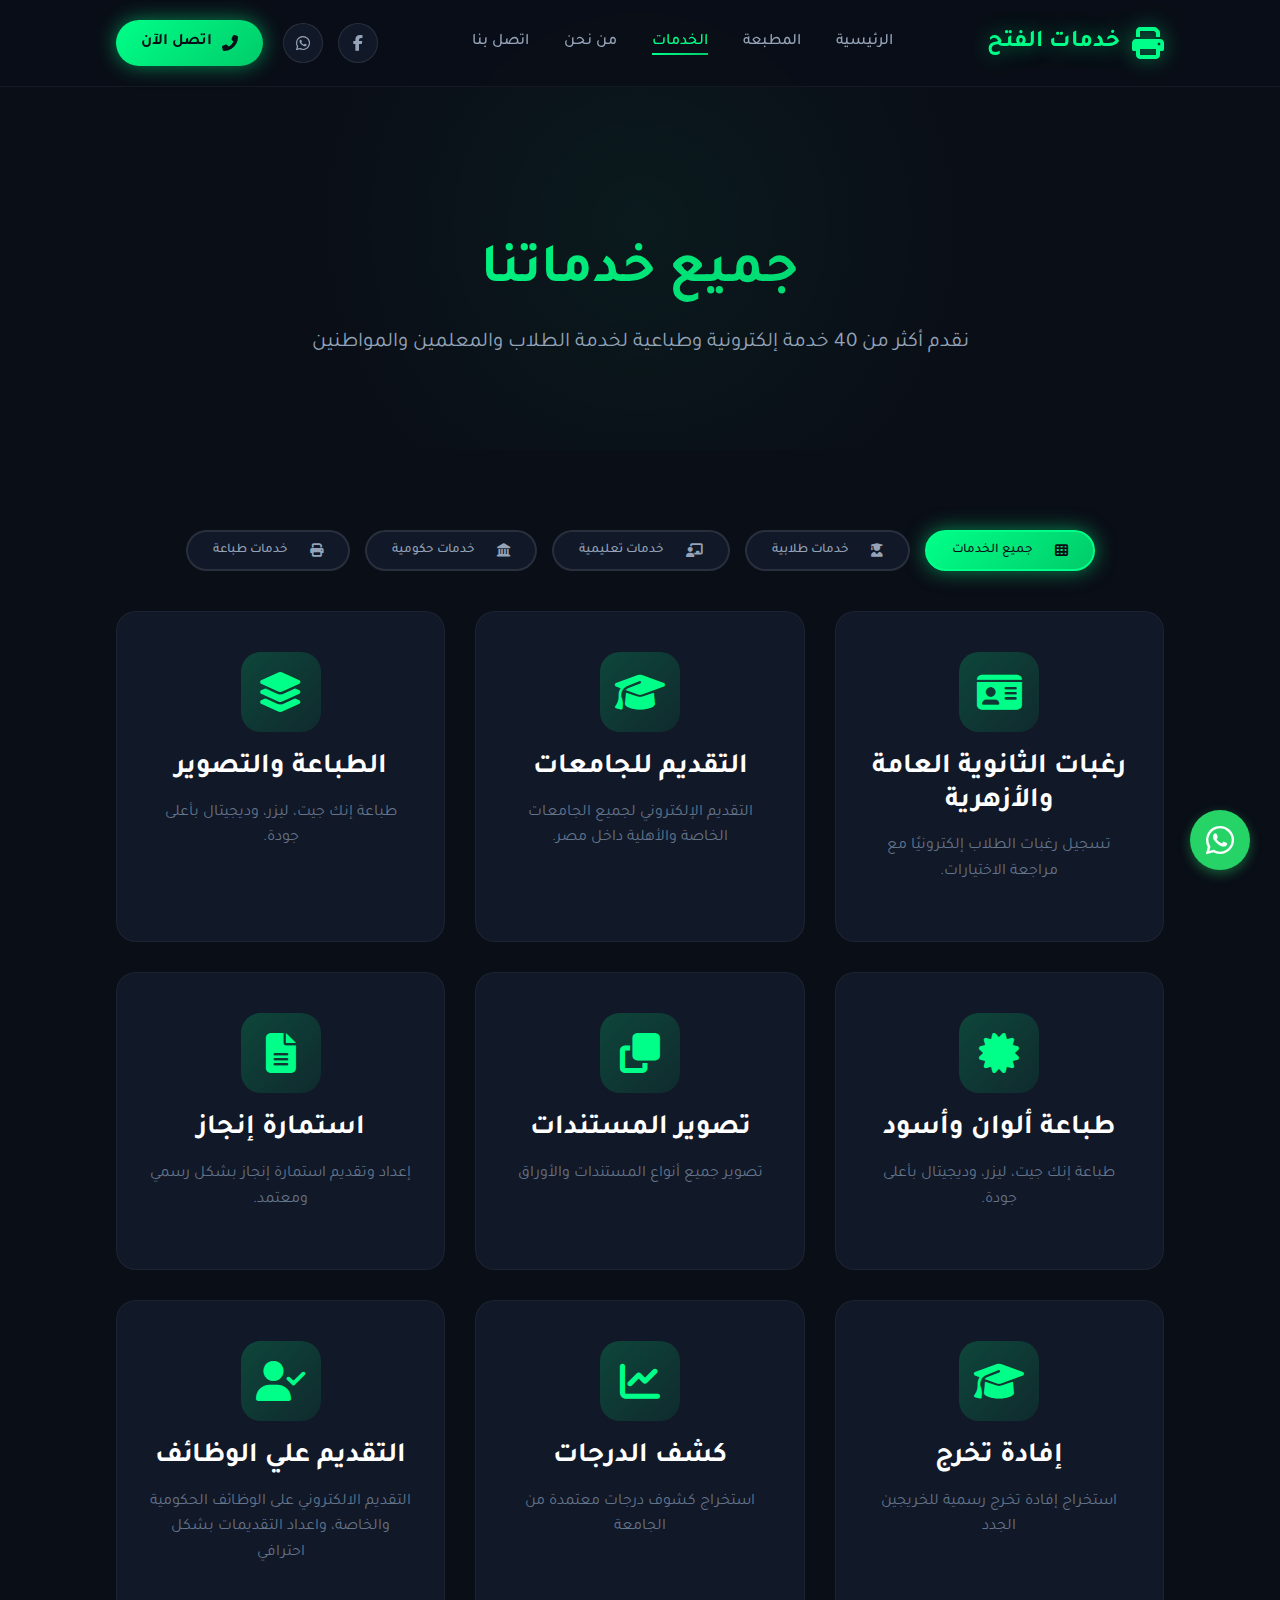
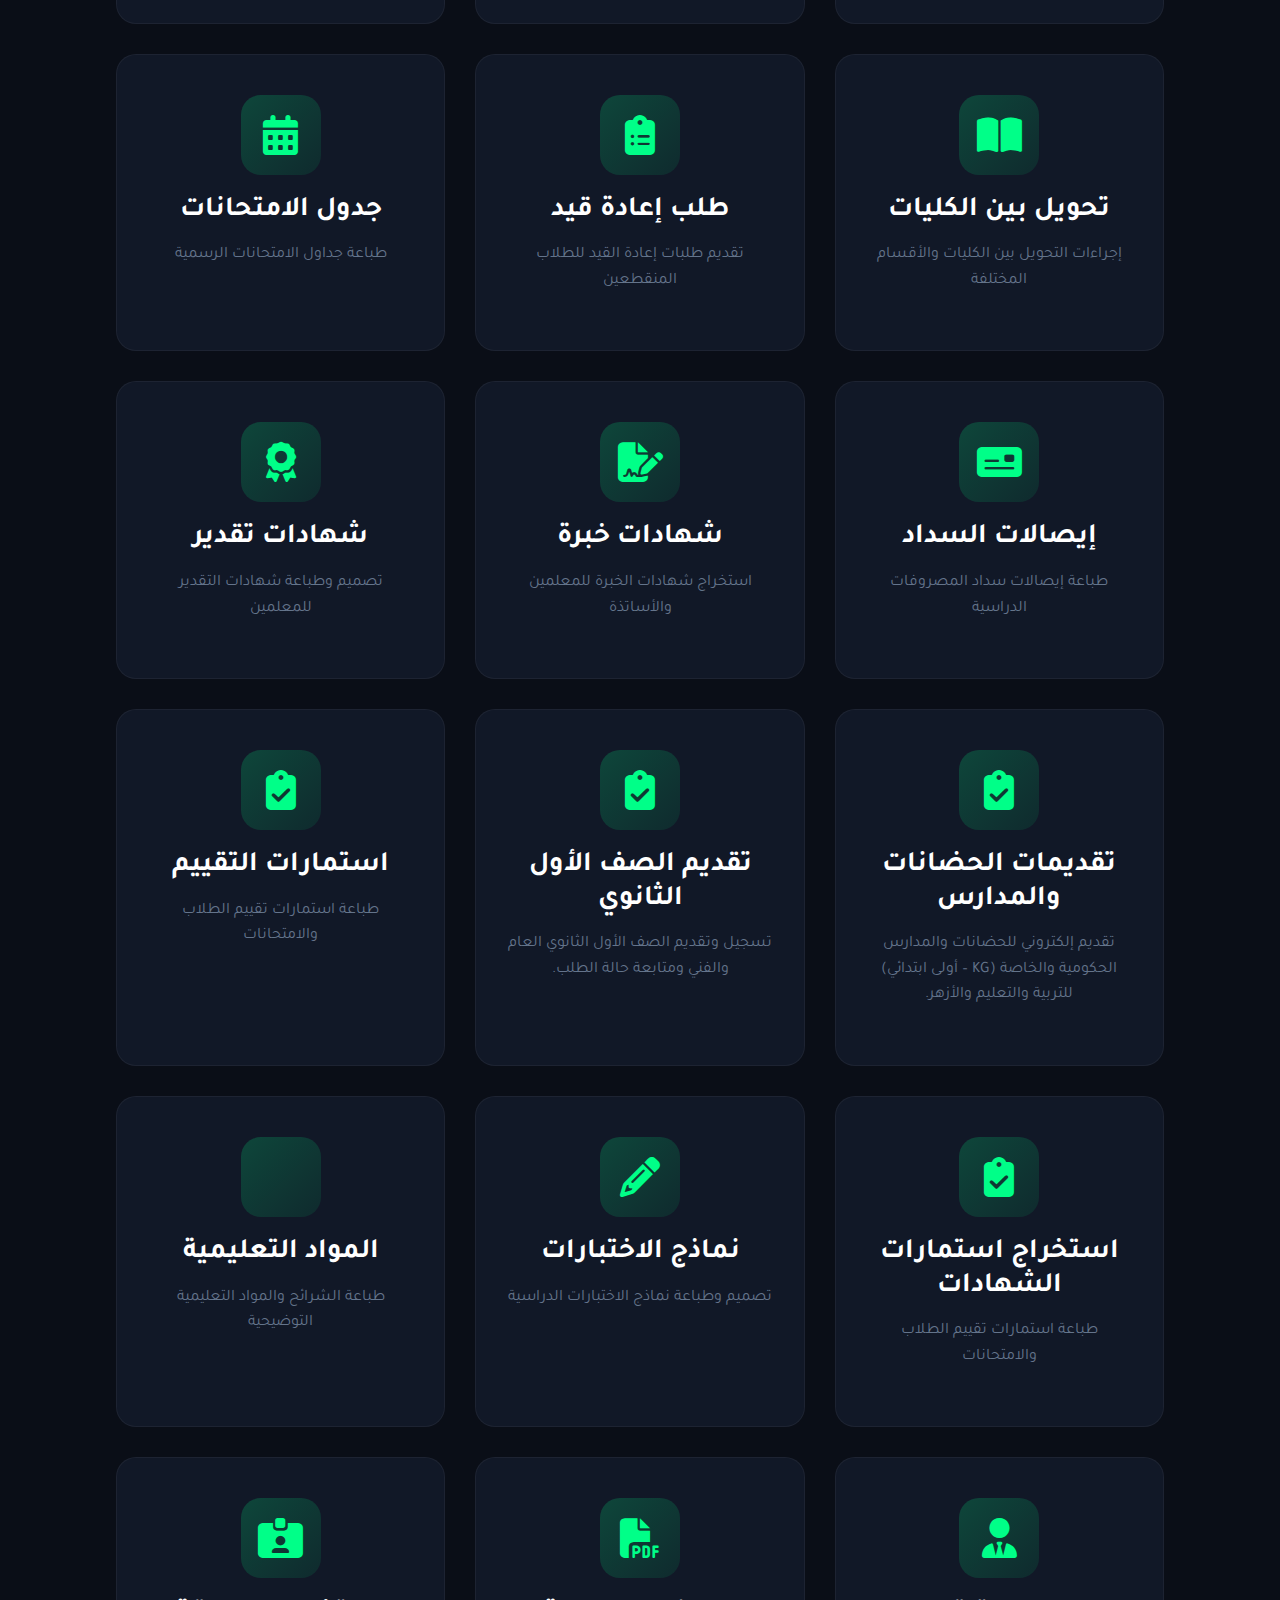
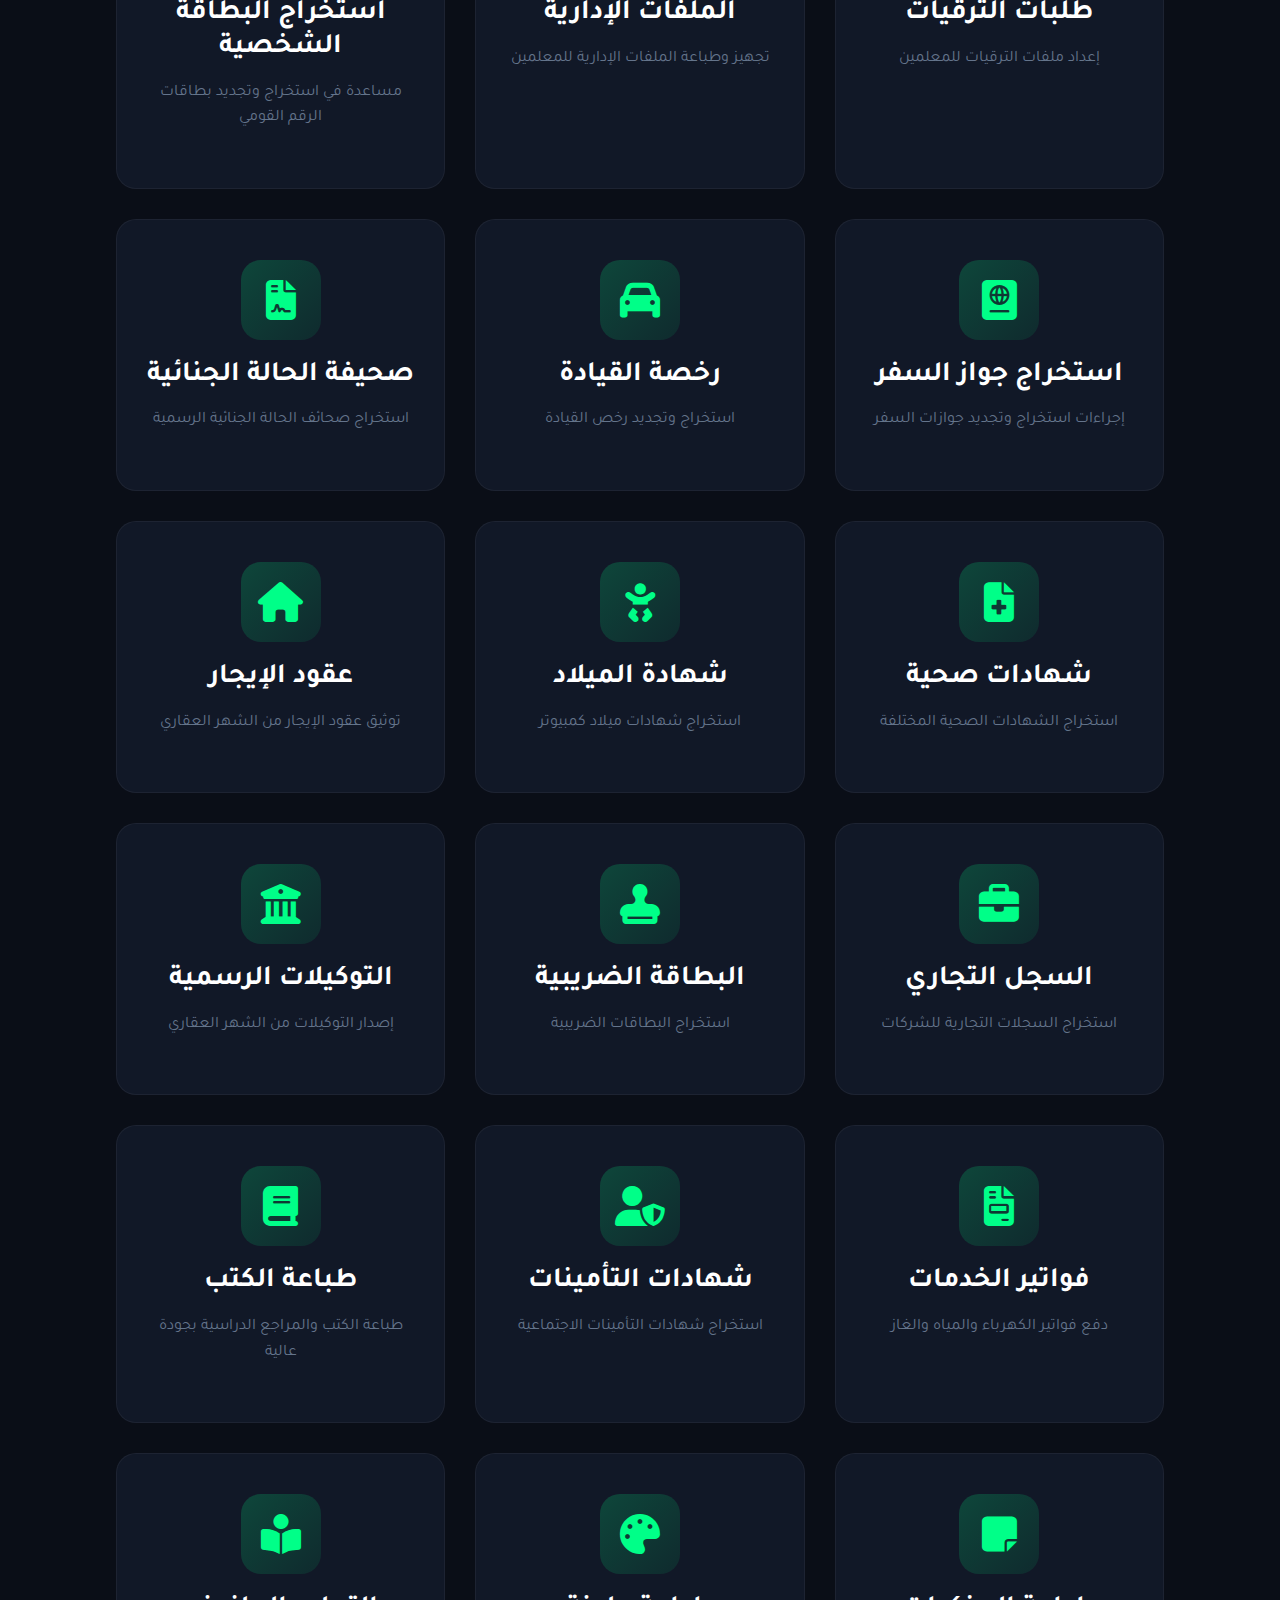
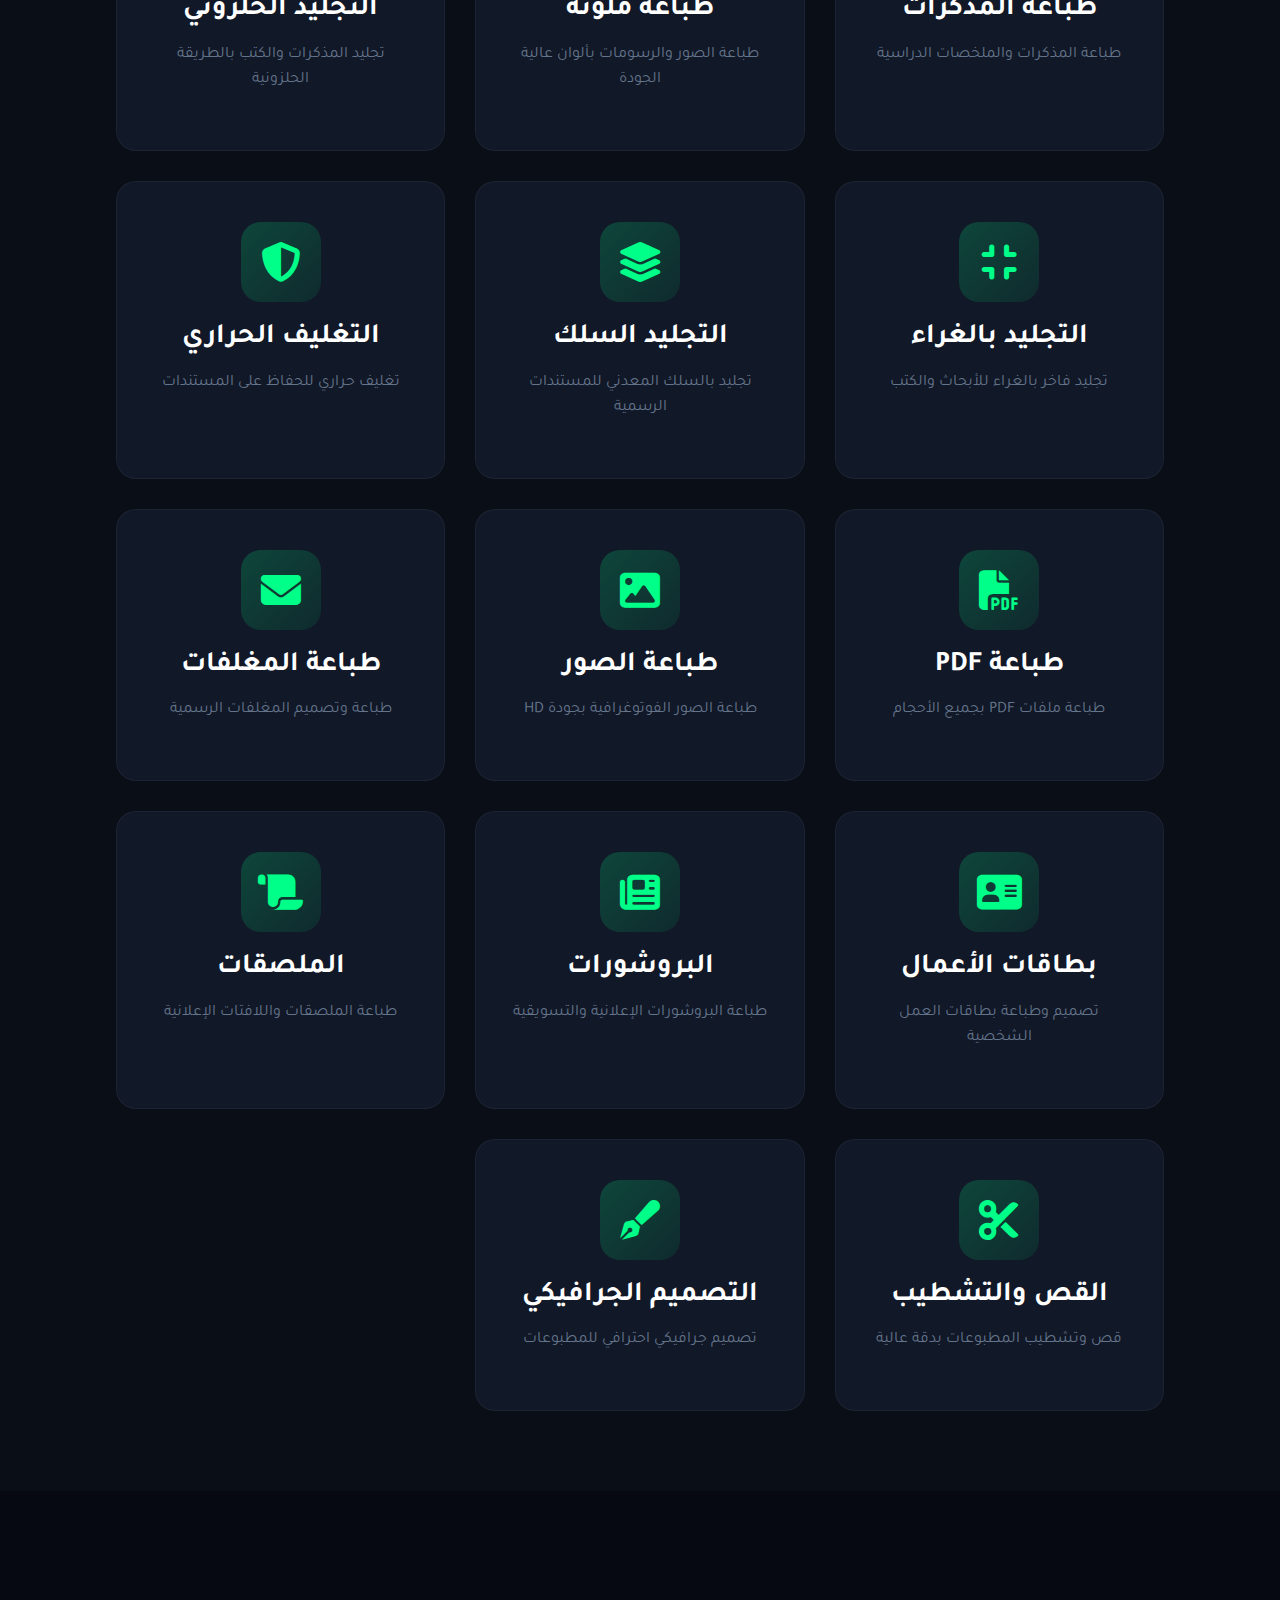
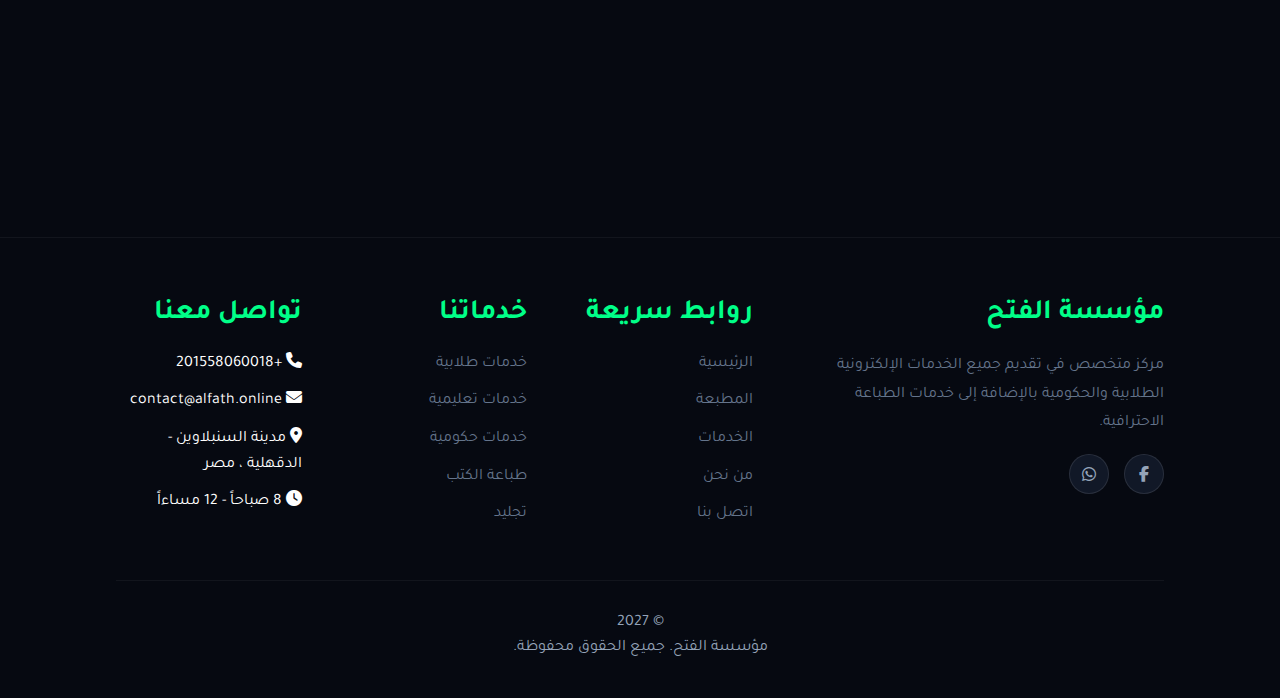
<file: services.html>
<!DOCTYPE html>
<html lang="ar" dir="rtl">
<head>
    <meta charset="UTF-8">
    <meta name="viewport" content="width=device-width, initial-scale=1.0">
    <meta name="description" content="جميع خدماتنا الإلكترونية - طلابية، تعليمية، حكومية، وطباعة">
    <title>الفتح | جميع الخدمات</title>
    <link rel="shortcut icon" href="assets/favicon.png" type="image/x-icon">
    <!-- Google Fonts -->
    <link rel="preconnect" href="https://fonts.googleapis.com">
    <link rel="preconnect" href="https://fonts.gstatic.com" crossorigin>
    <link href="https://fonts.googleapis.com/css2?family=Cairo:wght@300;400;600;700;900&display=swap" rel="stylesheet">
    
    <!-- Font Awesome -->
    <link rel="stylesheet" href="https://cdnjs.cloudflare.com/ajax/libs/font-awesome/6.4.0/css/all.min.css">
    

<meta name="description" content="جميع الخدمات الإلكترونية والطلابية وخدمات الطباعة والتصميم والتصوير في مكان واحد، إنجاز سريع ودعم كامل.">

<meta name="keywords" content="خدمات إلكترونية، خدمات طلابية، طباعة، تصميم، تصوير مستندات، تقديمات أونلاين">

<meta property="og:title" content="الخدمات | مؤسسة الفتح">
<meta property="og:description" content="تعرف على قائمة خدماتنا الإلكترونية والطلابية وخدمات الطباعة المتكاملة.">
<meta property="og:url" content="https://alfath.online/services">

<link rel="canonical" href="https://alfath.online/services">


    <!-- Main CSS -->
    <link rel="stylesheet" href="css/style.css">
</head>
<body>

    <!-- Header / Navigation -->
    <header class="header">
        <div class="container">
            <nav class="nav-container">
                <a href="index.html" class="logo">
                    <i class="fas fa-print"></i>
                    <span>خدمات الفتح</span>
                </a>
                
                <ul class="nav-menu">
                    <li><a href="index.html" class="nav-link">الرئيسية</a></li>
                    <li><a href="printing.html" class="nav-link">المطبعة</a></li>
                    <li><a href="services.html" class="nav-link active">الخدمات</a></li>
                    <li><a href="about.html" class="nav-link">من نحن</a></li>
                    <li><a href="contact.html" class="nav-link">اتصل بنا</a></li>
                </ul>
                
                <!-- Right Side: Social + Call Button -->
                <div class="nav-right">
                    <div class="social-links">
                        <a target="_blank" href="https://www.facebook.com/CentrElfath" class="social-icon"><i class="fab fa-facebook-f"></i></a>
                        <a target="_blank" href="https://wa.me/201007681870?text=%D8%A7%D9%84%D8%B3%D9%84%D8%A7%D9%85%20%D8%B9%D9%84%D9%8A%D9%83%D9%85%D8%8C%20%D9%85%D8%AD%D8%AA%D8%A7%D8%AC%20%D8%A7%D8%B9%D8%B1%D9%81%20%D8%AA%D9%81%D8%A7%D8%B5%D9%8A%D9%84%20%D8%A7%D9%83%D8%AA%D8%B1" class="social-icon"><i class="fab fa-whatsapp"></i></a>
                    </div>
                    <a href="tel:+201558060018" class="call-btn">
                        <i class="fas fa-phone-alt"></i>
                        <span>اتصل الآن</span>
                    </a>
                </div>
                
                
                <div class="menu-toggle">
                    <span></span>
                    <span></span>
                    <span></span>
                </div>
            </nav>
        </div>
    </header>

    <!-- Hero Section -->
    <section class="hero" style="min-height: 50vh; padding-top: 150px;">
        <div class="container text-center">
            <div class="reveal">
                <h1 style="font-size: 3.5rem; margin-bottom: 20px;">
                    جميع <span class="highlight">خدماتنا</span>
                </h1>
                <p style="font-size: 1.3rem; color: var(--text-secondary); max-width: 700px; margin: 0 auto;">
                    نقدم أكثر من 40 خدمة إلكترونية وطباعية لخدمة الطلاب والمعلمين والمواطنين
                </p>
            </div>
        </div>
    </section>

    <!-- Services Filter & Grid -->
    <section class="section">
        <div class="container">
            <!-- Filter Buttons -->
            <div class="filter-buttons reveal">
                <button class="filter-btn active" data-filter="all">
                    <i class="fas fa-th"></i> جميع الخدمات
                </button>
                <button class="filter-btn" data-filter="student">
                    <i class="fas fa-user-graduate"></i> خدمات طلابية
                </button>
                <button class="filter-btn" data-filter="teacher">
                    <i class="fas fa-chalkboard-teacher"></i> خدمات تعليمية
                </button>
                <button class="filter-btn" data-filter="government">
                    <i class="fas fa-landmark"></i> خدمات حكومية
                </button>
                <button class="filter-btn" data-filter="printing">
                    <i class="fas fa-print"></i> خدمات طباعة
                </button>
            </div>

            <!-- Services Grid -->
            <div class="services-grid reveal">
                
                <!-- STUDENT SERVICES -->
                <div class="service-card card" data-category="student">
                    <div class="service-icon">
                        <i class="fas fa-id-card"></i>
                    </div>
                    <h3>رغبات الثانوية العامة والأزهرية</h3>
                    <p>تسجيل رغبات الطلاب إلكترونيًا مع مراجعة الاختيارات.</p>
                </div>
                <div class="service-card card" data-category="student">
                    <div class="service-icon">
                        <i class="fas fa-graduation-cap"></i>
                    </div>
                    <h3>التقديم للجامعات</h3>
                    <p>التقديم الإلكتروني لجميع الجامعات الخاصة والأهلية داخل مصر.</p>
                </div>

                <div class="service-card card" data-category="student">
                    <div class="service-icon">
                        <i class="fas fa-layer-group"></i>
                    </div>
                    <h3>الطباعة والتصوير</h3>
                    <p>طباعة إنك جيت، ليزر، وديجيتال بأعلى جودة.</p>
                </div>

                <div class="service-card card" data-category="student">
                    <div class="service-icon">
                        <i class="fas fa-certificate"></i>
                    </div>
                    <h3>طباعة ألوان وأسود</h3>
                    <p>طباعة إنك جيت، ليزر، وديجيتال بأعلى جودة.</p>
                </div>
                <div class="service-card card" data-category="printing">
                    <div class="service-icon">
                        <i class="fas fa-clone"></i>
                    </div>
                    <h3>تصوير المستندات</h3>
                    <p>تصوير جميع أنواع المستندات والأوراق</p>
                </div>

                <div class="service-card card" data-category="student">
                    <div class="service-icon">
                        <i class="fas fa-file-alt"></i>
                    </div>
                    <h3>استمارة إنجاز</h3>
                    <p>إعداد وتقديم استمارة إنجاز بشكل رسمي ومعتمد.</p>
                </div>

                <div class="service-card card" data-category="student">
                    <div class="service-icon">
                        <i class="fas fa-graduation-cap"></i>
                    </div>
                    <h3>إفادة تخرج</h3>
                    <p>استخراج إفادة تخرج رسمية للخريجين الجدد</p>
                </div>

                <div class="service-card card" data-category="student">
                    <div class="service-icon">
                        <i class="fas fa-chart-line"></i>
                    </div>
                    <h3>كشف الدرجات</h3>
                    <p>استخراج كشوف درجات معتمدة من الجامعة</p>
                </div>

                <div class="service-card card" data-category="student">
                    <div class="service-icon">
                        <i class="fas fa-user-check"></i>
                    </div>
                    <h3>التقديم علي الوظائف</h3>
                    <p>التقديم الالكتروني على الوظائف الحكومية والخاصة، واعداد التقديمات بشكل احترافي</p>
                </div>

                <div class="service-card card" data-category="student">
                    <div class="service-icon">
                        <i class="fas fa-book-open"></i>
                    </div>
                    <h3>تحويل بين الكليات</h3>
                    <p>إجراءات التحويل بين الكليات والأقسام المختلفة</p>
                </div>

                <div class="service-card card" data-category="student">
                    <div class="service-icon">
                        <i class="fas fa-clipboard-list"></i>
                    </div>
                    <h3>طلب إعادة قيد</h3>
                    <p>تقديم طلبات إعادة القيد للطلاب المنقطعين</p>
                </div>

                <div class="service-card card" data-category="student">
                    <div class="service-icon">
                        <i class="fas fa-calendar-alt"></i>
                    </div>
                    <h3>جدول الامتحانات</h3>
                    <p>طباعة جداول الامتحانات الرسمية</p>
                </div>

                <div class="service-card card" data-category="student">
                    <div class="service-icon">
                        <i class="fas fa-money-check"></i>
                    </div>
                    <h3>إيصالات السداد</h3>
                    <p>طباعة إيصالات سداد المصروفات الدراسية</p>
                </div>

                <!-- TEACHER SERVICES -->
                <div class="service-card card" data-category="teacher">
                    <div class="service-icon">
                        <i class="fas fa-file-signature"></i>
                    </div>
                    <h3>شهادات خبرة</h3>
                    <p>استخراج شهادات الخبرة للمعلمين والأساتذة</p>
                </div>

                <div class="service-card card" data-category="teacher">
                    <div class="service-icon">
                        <i class="fas fa-award"></i>
                    </div>
                    <h3>شهادات تقدير</h3>
                    <p>تصميم وطباعة شهادات التقدير للمعلمين</p>
                </div>

                <div class="service-card card" data-category="teacher">
                    <div class="service-icon">
                        <i class="fas fa-clipboard-check"></i>
                    </div>
                    <h3>تقديمات الحضانات والمدارس</h3>
                    <p>تقديم إلكتروني للحضانات والمدارس الحكومية والخاصة (KG – أولى ابتدائي) للتربية والتعليم والأزهر.</p>
                </div>

                <div class="service-card card" data-category="teacher">
                    <div class="service-icon">
                        <i class="fas fa-clipboard-check"></i>
                    </div>
                    <h3>تقديم الصف الأول الثانوي</h3>
                    <p>تسجيل وتقديم الصف الأول الثانوي العام والفني ومتابعة حالة الطلب.</p>
                </div>

                <div class="service-card card" data-category="teacher">
                    <div class="service-icon">
                        <i class="fas fa-clipboard-check"></i>
                    </div>
                    <h3>استمارات التقييم</h3>
                    <p>طباعة استمارات تقييم الطلاب والامتحانات</p>
                </div>
                <div class="service-card card" data-category="teacher">
                    <div class="service-icon">
                        <i class="fas fa-clipboard-check"></i>
                    </div>
                    <h3>استخراج استمارات الشهادات</h3>
                    <p>طباعة استمارات تقييم الطلاب والامتحانات</p>
                </div>

                <div class="service-card card" data-category="teacher">
                    <div class="service-icon">
                        <i class="fas fa-pencil-alt"></i>
                    </div>
                    <h3>نماذج الاختبارات</h3>
                    <p>تصميم وطباعة نماذج الاختبارات الدراسية</p>
                </div>

                <div class="service-card card" data-category="teacher">
                    <div class="service-icon">
                        <i class="fas fa-presentation"></i>
                    </div>
                    <h3>المواد التعليمية</h3>
                    <p>طباعة الشرائح والمواد التعليمية التوضيحية</p>
                </div>

                <div class="service-card card" data-category="teacher">
                    <div class="service-icon">
                        <i class="fas fa-user-tie"></i>
                    </div>
                    <h3>طلبات الترقيات</h3>
                    <p>إعداد ملفات الترقيات للمعلمين</p>
                </div>

                <div class="service-card card" data-category="teacher">
                    <div class="service-icon">
                        <i class="fas fa-file-pdf"></i>
                    </div>
                    <h3>الملفات الإدارية</h3>
                    <p>تجهيز وطباعة الملفات الإدارية للمعلمين</p>
                </div>

                <!-- GOVERNMENT SERVICES -->
                <div class="service-card card" data-category="government">
                    <div class="service-icon">
                        <i class="fas fa-id-card-alt"></i>
                    </div>
                    <h3>استخراج البطاقة الشخصية</h3>
                    <p>مساعدة في استخراج وتجديد بطاقات الرقم القومي</p>
                </div>

                <div class="service-card card" data-category="government">
                    <div class="service-icon">
                        <i class="fas fa-passport"></i>
                    </div>
                    <h3>استخراج جواز السفر</h3>
                    <p>إجراءات استخراج وتجديد جوازات السفر</p>
                </div>

                <div class="service-card card" data-category="government">
                    <div class="service-icon">
                        <i class="fas fa-car"></i>
                    </div>
                    <h3>رخصة القيادة</h3>
                    <p>استخراج وتجديد رخص القيادة</p>
                </div>

                <div class="service-card card" data-category="government">
                    <div class="service-icon">
                        <i class="fas fa-file-contract"></i>
                    </div>
                    <h3>صحيفة الحالة الجنائية</h3>
                    <p>استخراج صحائف الحالة الجنائية الرسمية</p>
                </div>

                <div class="service-card card" data-category="government">
                    <div class="service-icon">
                        <i class="fas fa-file-medical"></i>
                    </div>
                    <h3>شهادات صحية</h3>
                    <p>استخراج الشهادات الصحية المختلفة</p>
                </div>

                <div class="service-card card" data-category="government">
                    <div class="service-icon">
                        <i class="fas fa-baby"></i>
                    </div>
                    <h3>شهادة الميلاد</h3>
                    <p>استخراج شهادات ميلاد كمبيوتر</p>
                </div>

                <div class="service-card card" data-category="government">
                    <div class="service-icon">
                        <i class="fas fa-home"></i>
                    </div>
                    <h3>عقود الإيجار</h3>
                    <p>توثيق عقود الإيجار من الشهر العقاري</p>
                </div>

                <div class="service-card card" data-category="government">
                    <div class="service-icon">
                        <i class="fas fa-briefcase"></i>
                    </div>
                    <h3>السجل التجاري</h3>
                    <p>استخراج السجلات التجارية للشركات</p>
                </div>

                <div class="service-card card" data-category="government">
                    <div class="service-icon">
                        <i class="fas fa-stamp"></i>
                    </div>
                    <h3>البطاقة الضريبية</h3>
                    <p>استخراج البطاقات الضريبية</p>
                </div>

                <div class="service-card card" data-category="government">
                    <div class="service-icon">
                        <i class="fas fa-university"></i>
                    </div>
                    <h3>التوكيلات الرسمية</h3>
                    <p>إصدار التوكيلات من الشهر العقاري</p>
                </div>

                <div class="service-card card" data-category="government">
                    <div class="service-icon">
                        <i class="fas fa-file-invoice"></i>
                    </div>
                    <h3>فواتير الخدمات</h3>
                    <p>دفع فواتير الكهرباء والمياه والغاز</p>
                </div>

                <div class="service-card card" data-category="government">
                    <div class="service-icon">
                        <i class="fas fa-user-shield"></i>
                    </div>
                    <h3>شهادات التأمينات</h3>
                    <p>استخراج شهادات التأمينات الاجتماعية</p>
                </div>

                <!-- PRINTING SERVICES -->
                <div class="service-card card" data-category="printing">
                    <div class="service-icon">
                        <i class="fas fa-book"></i>
                    </div>
                    <h3>طباعة الكتب</h3>
                    <p>طباعة الكتب والمراجع الدراسية بجودة عالية</p>
                </div>

                <div class="service-card card" data-category="printing">
                    <div class="service-icon">
                        <i class="fas fa-sticky-note"></i>
                    </div>
                    <h3>طباعة المذكرات</h3>
                    <p>طباعة المذكرات والملخصات الدراسية</p>
                </div>


                <div class="service-card card" data-category="printing">
                    <div class="service-icon">
                        <i class="fas fa-palette"></i>
                    </div>
                    <h3>طباعة ملونة</h3>
                    <p>طباعة الصور والرسومات بألوان عالية الجودة</p>
                </div>

                <div class="service-card card" data-category="printing">
                    <div class="service-icon">
                        <i class="fas fa-book-reader"></i>
                    </div>
                    <h3>التجليد الحلزوني</h3>
                    <p>تجليد المذكرات والكتب بالطريقة الحلزونية</p>
                </div>

                <div class="service-card card" data-category="printing">
                    <div class="service-icon">
                        <i class="fas fa-compress"></i>
                    </div>
                    <h3>التجليد بالغراء</h3>
                    <p>تجليد فاخر بالغراء للأبحاث والكتب</p>
                </div>

                <div class="service-card card" data-category="printing">
                    <div class="service-icon">
                        <i class="fas fa-layer-group"></i>
                    </div>
                    <h3>التجليد السلك</h3>
                    <p>تجليد بالسلك المعدني للمستندات الرسمية</p>
                </div>

                <div class="service-card card" data-category="printing">
                    <div class="service-icon">
                        <i class="fas fa-shield-alt"></i>
                    </div>
                    <h3>التغليف الحراري</h3>
                    <p>تغليف حراري للحفاظ على المستندات</p>
                </div>

                <div class="service-card card" data-category="printing">
                    <div class="service-icon">
                        <i class="fas fa-file-pdf"></i>
                    </div>
                    <h3>طباعة PDF</h3>
                    <p>طباعة ملفات PDF بجميع الأحجام</p>
                </div>

                <div class="service-card card" data-category="printing">
                    <div class="service-icon">
                        <i class="fas fa-image"></i>
                    </div>
                    <h3>طباعة الصور</h3>
                    <p>طباعة الصور الفوتوغرافية بجودة HD</p>
                </div>

                <div class="service-card card" data-category="printing">
                    <div class="service-icon">
                        <i class="fas fa-envelope"></i>
                    </div>
                    <h3>طباعة المغلفات</h3>
                    <p>طباعة وتصميم المغلفات الرسمية</p>
                </div>

                <div class="service-card card" data-category="printing">
                    <div class="service-icon">
                        <i class="fas fa-address-card"></i>
                    </div>
                    <h3>بطاقات الأعمال</h3>
                    <p>تصميم وطباعة بطاقات العمل الشخصية</p>
                </div>

                <div class="service-card card" data-category="printing">
                    <div class="service-icon">
                        <i class="fas fa-newspaper"></i>
                    </div>
                    <h3>البروشورات</h3>
                    <p>طباعة البروشورات الإعلانية والتسويقية</p>
                </div>

                <div class="service-card card" data-category="printing">
                    <div class="service-icon">
                        <i class="fas fa-scroll"></i>
                    </div>
                    <h3>الملصقات</h3>
                    <p>طباعة الملصقات واللافتات الإعلانية</p>
                </div>

                <div class="service-card card" data-category="printing">
                    <div class="service-icon">
                        <i class="fas fa-cut"></i>
                    </div>
                    <h3>القص والتشطيب</h3>
                    <p>قص وتشطيب المطبوعات بدقة عالية</p>
                </div>

                <div class="service-card card" data-category="printing">
                    <div class="service-icon">
                        <i class="fas fa-pen-fancy"></i>
                    </div>
                    <h3>التصميم الجرافيكي</h3>
                    <p>تصميم جرافيكي احترافي للمطبوعات</p>
                </div>

            </div>
        </div>
    </section>

    <!-- CTA Section -->
    <section class="section" style="background: var(--bg-darker);">
        <div class="container text-center">
            <div class="reveal">
                <h2 style="margin-bottom: 20px;">لم تجد الخدمة التي تبحث عنها؟</h2>
                <p style="font-size: 1.2rem; margin-bottom: 30px; color: var(--text-secondary);">
                    تواصل معنا الآن وسنساعدك في إيجاد الحل المناسب
                </p>
                <div style="display: flex; gap: 20px; justify-content: center; flex-wrap: wrap;">
                    <a href="contact.html" class="btn btn-primary">
                        <i class="fas fa-phone"></i> اتصل بنا
                    </a>
                    <a href="https://wa.me/201234567890" class="btn btn-outline">
                        <i class="fab fa-whatsapp"></i> راسلنا على واتساب
                    </a>
                </div>
            </div>
        </div>
    </section>

    <!-- Footer -->
    <!-- Footer -->
    <footer class="footer">
        <div class="container">
            <div class="footer-content">
                <!-- About Section -->
                <div class="footer-section">
                    <h3>مؤسسة الفتح</h3>
                    <p>
                         مركز متخصص في تقديم جميع الخدمات الإلكترونية الطلابية والحكومية
                 بالإضافة إلى خدمات الطباعة الاحترافية.
                    </p>
                    <div class="social-links">
                        <a target="_blank" href="https://www.facebook.com/CentrElfath" class="social-icon"><i class="fab fa-facebook-f"></i></a>
                        <a target="_blank" href="https://wa.me/201007681870?text=%D8%A7%D9%84%D8%B3%D9%84%D8%A7%D9%85%20%D8%B9%D9%84%D9%8A%D9%83%D9%85%D8%8C%20%D9%85%D8%AD%D8%AA%D8%A7%D8%AC%20%D8%A7%D8%B9%D8%B1%D9%81%20%D8%AA%D9%81%D8%A7%D8%B5%D9%8A%D9%84%20%D8%A7%D9%83%D8%AA%D8%B1" class="social-icon"><i class="fab fa-whatsapp"></i></a>
                    </div>
                </div>
                
                <!-- Quick Links -->
                <div class="footer-section">
                    <h3>روابط سريعة</h3>
                    <ul class="footer-links">
                        <li><a href="index.html">الرئيسية</a></li>
                        <li><a href="printing.html">المطبعة</a></li>
                        <li><a href="services.html">الخدمات</a></li>
                        <li><a href="about.html">من نحن</a></li>
                        <li><a href="contact.html">اتصل بنا</a></li>
                    </ul>
                </div>
                
                <!-- Services -->
                <div class="footer-section">
                    <h3>خدماتنا</h3>
                    <ul class="footer-links">
                        <li><a href="services.html">خدمات طلابية</a></li>
                        <li><a href="services.html">خدمات تعليمية</a></li>
                        <li><a href="services.html">خدمات حكومية</a></li>
                        <li><a href="printing.html">طباعة الكتب</a></li>
                        <li><a href="printing.html">تجليد</a></li>
                    </ul>
                </div>
                
                <!-- Contact Info -->
                <div class="footer-section">
                    <h3>تواصل معنا</h3>
                    <ul class="footer-links">
                        <li><i class="fas fa-phone"></i> +201558060018</li>
                        <li><i class="fas fa-envelope"></i> contact@alfath.online </li>
                        <li><i class="fas fa-map-marker-alt"></i> مدينة السنبلاوين - الدقهلية ، مصر </li>
                        <li><i class="fas fa-clock"></i> 8 صباحاً - 12 مساءاً </li>
                    </ul>
                </div>
            </div>
            
            <div class="footer-bottom">
                <p>&copy; 2027
                    <br/> مؤسسة الفتح. جميع الحقوق محفوظة.</p>
            </div>
        </div>
    </footer>

    <!-- WhatsApp Floating Button -->
    <a href="https://wa.me/201558060018" class="whatsapp-float" target="_blank">
        <i class="fab fa-whatsapp"></i>
    </a>

    <!-- Main JavaScript -->
    <script src="js/main.js"></script>
</body>
</html>
</file>
<file: css/style.css>
/* ====================================
   CSS VARIABLES - THEME COLORS
   ==================================== */
@import url('https://fonts.googleapis.com/css2?family=Tajawal:wght@200;300;400;500;700;800;900&display=swap');
:root {
  /* Color Palette */
  --primary-green: #00ff88;
  --green-dark: #00cc6a;
  --green-glow: rgba(0, 255, 136, 0.5);
  --bg-dark: #0a0e17;
  --bg-darker: #060911;
  --bg-card: #111827;
  --text-primary: #ffffff;
  --text-secondary: #94a3b8;
  --text-muted: #64748b;
  
  /* Gradients */
  --gradient-green: linear-gradient(135deg, #00ff88 0%, #00cc6a 100%);
  --gradient-dark: linear-gradient(135deg, #111827 0%, #1e293b 100%);
  --gradient-glow: linear-gradient(135deg, rgba(0, 255, 136, 0.2) 0%, rgba(0, 204, 106, 0.1) 100%);
  
  /* Shadows */
  --shadow-glow: 0 0 20px var(--green-glow);
  --shadow-glow-strong: 0 0 40px var(--green-glow), 0 0 60px rgba(0, 255, 136, 0.3);
  --shadow-card: 0 4px 6px rgba(0, 0, 0, 0.3);
  
  /* Transitions */
  --transition-fast: 0.3s ease;
  --transition-medium: 0.5s ease;
}

/* ====================================
   RESET & BASE STYLES
   ==================================== */
* {
  margin: 0;
  padding: 0;
  box-sizing: border-box;
}

html {
  scroll-behavior: smooth;
  font-size: 16px;
}

body {
  font-family: 'Tajawal', 'Segoe UI', sans-serif;
  background-color: var(--bg-dark);
  color: var(--text-primary);
  line-height: 1.6;
  overflow-x: hidden;
}

/* ====================================
   TYPOGRAPHY
   ==================================== */
h1, h2, h3, h4, h5, h6 {
  font-weight: 700;
  line-height: 1.2;
  margin-bottom: 1rem;
}

h1 {
  font-size: 3.5rem;
  background: var(--gradient-green);
  -webkit-background-clip: text;
  -webkit-text-fill-color: transparent;
  background-clip: text;
}

h2 {
  font-size: 2.5rem;
  color: var(--text-primary);
}

h3 {
  font-size: 1.75rem;
}

p {
  margin-bottom: 1rem;
  color: var(--text-secondary);
}

a {
  text-decoration: none;
  color: inherit;
  transition: var(--transition-fast);
}

/* ====================================
   REUSABLE COMPONENTS
   ==================================== */

/* Container */
.container {
  max-width: 85%;
  margin: 0 auto;
  padding: 0 20px;
}

.container-wide {
  max-width: 1400px;
  margin: 0 auto;
  padding: 0 20px;
}

/* Section Spacing */
.section {
  padding: 80px 0;
  position: relative;
}

.section-title {
  text-align: center;
  margin-bottom: 50px;
}

.section-title h2 {
  position: relative;
  display: inline-block;
}

.section-title h2::after {
  content: '';
  position: absolute;
  bottom: -10px;
  left: 50%;
  transform: translateX(-50%);
  width: 80px;
  height: 4px;
  background: var(--gradient-green);
  border-radius: 2px;
  box-shadow: var(--shadow-glow);
}

.section-subtitle {
  color: var(--text-muted);
  font-size: 1.1rem;
  margin-top: 15px;
}

/* Buttons */
.btn {
  display: inline-block;
  padding: 14px 35px;
  border-radius: 50px;
  font-weight: 600;
  text-align: center;
  cursor: pointer;
  transition: var(--transition-fast);
  border: none;
  font-size: 1rem;
  position: relative;
  overflow: hidden;
}

.btn-primary {
  background: var(--gradient-green);
  color: var(--bg-dark);
  box-shadow: var(--shadow-glow);
}

.btn-primary:hover {
  box-shadow: var(--shadow-glow-strong);
  transform: translateY(-3px);
}

.btn-outline {
  background: transparent;
  color: var(--primary-green);
  border: 2px solid var(--primary-green);
}

.btn-outline:hover {
  background: var(--primary-green);
  color: var(--bg-dark);
  box-shadow: var(--shadow-glow);
}

/* Cards */
.card {
  background: var(--bg-card);
  border-radius: 20px;
  padding: 30px;
  transition: var(--transition-medium);
  border: 1px solid rgba(255, 255, 255, 0.05);
  position: relative;
  overflow: hidden;
}

.card::before {
  content: '';
  position: absolute;
  top: 0;
  left: 0;
  right: 0;
  bottom: 0;
  background: var(--gradient-glow);
  opacity: 0;
  transition: var(--transition-medium);
  z-index: 0;
}

.card:hover {
  transform: translateY(-10px);
  border-color: var(--primary-green);
  box-shadow: var(--shadow-glow);
}

.card:hover::before {
  opacity: 1;
}

.card > * {
  position: relative;
  z-index: 1;
}

/* Glow Effect */
.glow {
  text-shadow: var(--shadow-glow);
}

.glow-box {
  box-shadow: var(--shadow-glow);
}

/* ====================================
   HEADER / NAVIGATION
   ==================================== */
.header {
  position: fixed;
  top: 0;
  left: 0;
  right: 0;
  background: rgba(10, 14, 23, 0.95);
  backdrop-filter: blur(10px);
  z-index: 1000;
  border-bottom: 1px solid rgba(255, 255, 255, 0.05);
  transition: var(--transition-fast);
}

.header.scrolled {
  box-shadow: 0 5px 20px rgba(0, 0, 0, 0.5);
  background: rgba(6, 9, 17, 0.98);
}

.nav-container {
  display: flex;
  justify-content: space-between;
  align-items: center;
  padding: 20px 0;
}

.logo {
  display: flex;
  align-items: center;
  gap: 12px;
  font-size: 1.5rem;
  font-weight: 700;
  color: var(--primary-green);
  text-shadow: var(--shadow-glow);
}

.logo i {
  font-size: 2rem;
}

.nav-menu {
  display: flex;
  list-style: none;
  gap: 35px;
  align-items: center;
}

.nav-link {
  position: relative;
  font-weight: 500;
  color: var(--text-secondary);
  transition: var(--transition-fast);
}

.nav-link::after {
  content: '';
  position: absolute;
  bottom: -5px;
  left: 0;
  width: 0;
  height: 2px;
  background: var(--gradient-green);
  transition: var(--transition-fast);
}

.nav-link:hover,
.nav-link.active {
  color: var(--primary-green);
}

.nav-link:hover::after,
.nav-link.active::after {
  width: 100%;
}

.nav-right {
  display: flex;
  align-items: center;
  gap: 20px;
}

.social-links {
  display: flex;
  gap: 15px;
}

.social-icon {
  width: 40px;
  height: 40px;
  display: flex;
  align-items: center;
  justify-content: center;
  border-radius: 50%;
  background: var(--bg-card);
  border: 1px solid rgba(255, 255, 255, 0.1);
  color: var(--text-secondary);
  transition: var(--transition-fast);
}

.social-icon:hover {
  background: var(--primary-green);
  color: var(--bg-dark);
  box-shadow: var(--shadow-glow);
  transform: translateY(-3px);
}

.call-btn {
  display: flex;
  align-items: center;
  gap: 10px;
  padding: 10px 25px;
  background: var(--gradient-green);
  color: var(--bg-dark);
  border-radius: 50px;
  font-weight: 600;
  box-shadow: var(--shadow-glow);
}

.call-btn:hover {
  box-shadow: var(--shadow-glow-strong);
  transform: translateY(-2px);
}

/* Mobile Menu Toggle */
.menu-toggle {
  display: none;
  flex-direction: column;
  gap: 5px;
  cursor: pointer;
  z-index: 1001;
}

.menu-toggle span {
  width: 30px;
  height: 3px;
  background: var(--primary-green);
  border-radius: 2px;
  transition: var(--transition-fast);
}

/* ====================================
   HERO SECTION
   ==================================== */
.hero {
  min-height: 100vh;
  display: flex;
  align-items: center;
  position: relative;
  padding-top: 100px;
  background: radial-gradient(circle at 50% 50%, rgba(0, 255, 136, 0.05) 0%, transparent 50%);
}

.hero-content {
  display: grid;
  grid-template-columns: 1fr 1fr;
  gap: 60px;
  align-items: center;
}

.hero-text h1 {
  font-size: 4rem;
  margin-bottom: 20px;
  animation: fadeInUp 1s ease;
}

.hero-text .highlight {
  color: var(--primary-green);
  text-shadow: var(--shadow-glow);
}

.hero-text p {
  font-size: 1.3rem;
  margin-bottom: 30px;
  color: var(--text-secondary);
  animation: fadeInUp 1s ease 0.2s backwards;
}

.hero-buttons {
  display: flex;
  gap: 20px;
  animation: fadeInUp 1s ease 0.4s backwards;
}

.hero-image {
  position: relative;
  animation: fadeInRight 1s ease 0.3s backwards;
}

.hero-image img {
    width: 100%;
    border-radius: 20px;
    box-shadow: var(--shadow-glow);
    height: 750px;
    object-fit: cover;
}
/* Floating Animation */
@keyframes float {
  0%, 100% { transform: translateY(0); }
  50% { transform: translateY(-20px); }
}

.hero-image::before {
  content: '';
  position: absolute;
  top: 50%;
  left: 50%;
  transform: translate(-50%, -50%);
  width: 120%;
  height: 120%;
  background: radial-gradient(circle, var(--green-glow) 0%, transparent 70%);
  animation: float 6s ease-in-out infinite;
  z-index: -1;
  opacity: 0;
}

/* ====================================
   SERVICES GRID
   ==================================== */
.services-grid {
  display: grid;
  grid-template-columns: repeat(auto-fit, minmax(280px, 1fr));
  gap: 30px;
  margin-top: 40px;
}

.service-card {
  text-align: center;
  padding: 40px 30px;
}

.service-icon {
  width: 80px;
  height: 80px;
  margin: 0 auto 20px;
  display: flex;
  align-items: center;
  justify-content: center;
  background: var(--gradient-glow);
  border-radius: 20px;
  font-size: 2.5rem;
  color: var(--primary-green);
  transition: var(--transition-fast);
}

.service-card:hover .service-icon {
  transform: rotateY(360deg) scale(1.1);
  box-shadow: var(--shadow-glow);
}

.service-card h3 {
  color: var(--text-primary);
  margin-bottom: 15px;
}

.service-card p {
  color: var(--text-muted);
}

/* ====================================
   STATS SECTION
   ==================================== */
.stats {
  background: var(--bg-darker);
  border-top: 1px solid rgba(255, 255, 255, 0.05);
  border-bottom: 1px solid rgba(255, 255, 255, 0.05);
}

.stats-grid {
  display: grid;
  grid-template-columns: repeat(auto-fit, minmax(200px, 1fr));
  gap: 40px;
}

.stat-item {
  text-align: center;
}

.stat-number {
  font-size: 3.5rem;
  font-weight: 700;
  color: var(--primary-green);
  text-shadow: var(--shadow-glow);
  display: block;
  margin-bottom: 10px;
}

.stat-label {
  font-size: 1.1rem;
  color: var(--text-secondary);
  text-transform: uppercase;
  letter-spacing: 1px;
}

/* ====================================
   TESTIMONIALS SLIDER
   ==================================== */
.testimonials {
  position: relative;
  overflow: hidden;
}

.testimonials-slider {
  display: flex;
  transition: transform 0.5s ease;
}

.testimonial-card {
  min-width: 100%;
  padding: 40px;
  text-align: center;
}

.testimonial-text {
  font-size: 1.3rem;
  font-style: italic;
  color: var(--text-secondary);
  margin-bottom: 30px;
  line-height: 1.8;
}

.testimonial-author {
  display: flex;
  align-items: center;
  justify-content: center;
  gap: 20px;
}

.author-image {
  width: 60px;
  height: 60px;
  border-radius: 50%;
  border: 3px solid var(--primary-green);
  box-shadow: var(--shadow-glow);
}

.author-info h4 {
  color: var(--primary-green);
  margin-bottom: 5px;
}

.author-info p {
  color: var(--text-muted);
  margin: 0;
}

.slider-controls {
  display: flex;
  justify-content: center;
  gap: 15px;
  margin-top: 30px;
}

.slider-dot {
  width: 12px;
  height: 12px;
  border-radius: 50%;
  background: var(--bg-card);
  border: 2px solid var(--primary-green);
  cursor: pointer;
  transition: var(--transition-fast);
}

.slider-dot.active {
  background: var(--primary-green);
  box-shadow: var(--shadow-glow);
  transform: scale(1.3);
}

/* ====================================
   GALLERY GRID
   ==================================== */
.gallery-grid {
  display: grid;
  grid-template-columns: repeat(auto-fit, minmax(300px, 1fr));
  gap: 25px;
  margin-top: 40px;
}

.gallery-item {
  position: relative;
  overflow: hidden;
  border-radius: 15px;
  cursor: pointer;
  aspect-ratio: 4/3;
}

.gallery-item img {
  width: 100%;
  height: 100%;
  object-fit: cover;
  transition: var(--transition-medium);
}

.gallery-overlay {
  position: absolute;
  top: 0;
  left: 0;
  right: 0;
  bottom: 0;
  background: rgba(0, 255, 136, 0.9);
  display: flex;
  align-items: center;
  justify-content: center;
  opacity: 0;
  transition: var(--transition-fast);
}

.gallery-overlay i {
  font-size: 3rem;
  color: var(--bg-dark);
}

.gallery-item:hover img {
  transform: scale(1.1);
}

.gallery-item:hover .gallery-overlay {
  opacity: 1;
}

/* ====================================
   VIDEO SECTION
   ==================================== */
.video-container {
  position: relative;
  max-width: 900px;
  margin: 40px auto;
  border-radius: 20px;
  overflow: hidden;
  box-shadow: var(--shadow-glow);
}

.video-wrapper {
  position: relative;
  padding-bottom: 56.25%; /* 16:9 ratio */
  height: 0;
  overflow: hidden;
}

.video-wrapper iframe,
.video-wrapper video {
  position: absolute;
  top: 0;
  left: 0;
  width: 100%;
  height: 100%;
  border: none;
}

/* ====================================
   TEAM GRID
   ==================================== */
.team-grid {
  display: grid;
  grid-template-columns: repeat(auto-fit, minmax(250px, 1fr));
  gap: 30px;
  margin-top: 40px;
}

.team-card {
  text-align: center;
  padding: 30px;
}

.team-image {
  width: 150px;
  height: 150px;
  margin: 0 auto 20px;
  border-radius: 50%;
  overflow: hidden;
  border: 4px solid var(--primary-green);
  box-shadow: var(--shadow-glow);
}

.team-image img {
  width: 100%;
  height: 100%;
  object-fit: cover;
}

.team-card h3 {
  color: var(--primary-green);
  margin-bottom: 10px;
}

.team-role {
  color: var(--text-muted);
  font-size: 0.95rem;
  margin-bottom: 15px;
}

.team-social {
  display: flex;
  justify-content: center;
  gap: 10px;
  margin-top: 15px;
}

/* ====================================
   FILTER BUTTONS
   ==================================== */
.filter-buttons {
  display: flex;
  justify-content: center;
  flex-wrap: wrap;
  gap: 15px;
  margin-bottom: 40px;
}

.filter-btn {
    padding: 10px 25px;
    background: var(--bg-card);
    border: 2px solid rgba(255, 255, 255, 0.1);
    border-radius: 50px;
    color: var(--text-secondary);
    cursor: pointer;
    transition: var(--transition-fast);
    font-weight: 500;
    font-family: inherit;
    display: flex;
    gap: 22px;
    justify-content: center;
    align-items: center;
}

.filter-btn:hover,
.filter-btn.active {
  background: var(--gradient-green);
  color: var(--bg-dark);
  border-color: var(--primary-green);
  box-shadow: var(--shadow-glow);
}

/* ====================================
   CONTACT FORM
   ==================================== */
.contact-section {
  display: grid;
  grid-template-columns: 1fr 1fr;
  gap: 60px;
  align-items: start;
}

.contact-form {
  background: var(--bg-card);
  padding: 40px;
  border-radius: 20px;
  border: 1px solid rgba(255, 255, 255, 0.05);
}

.form-group {
  margin-bottom: 25px;
}

.form-group label {
  display: block;
  margin-bottom: 8px;
  color: var(--text-primary);
  font-weight: 500;
}

.form-group input,
.form-group textarea {
  width: 100%;
  padding: 14px 20px;
  background: var(--bg-darker);
  border: 2px solid rgba(255, 255, 255, 0.1);
  border-radius: 10px;
  color: var(--text-primary);
  font-size: 1rem;
  transition: var(--transition-fast);
  font-family: inherit;
}

.form-group input:focus,
.form-group textarea:focus {
  outline: none;
  border-color: var(--primary-green);
  box-shadow: 0 0 0 3px rgba(0, 255, 136, 0.1);
}

.form-group textarea {
  resize: vertical;
  min-height: 150px;
}

.form-error {
  color: #ff4444;
  font-size: 0.9rem;
  margin-top: 5px;
  display: none;
}

.contact-info {
  display: flex;
  flex-direction: column;
  gap: 30px;
}

.info-card {
  display: flex;
  align-items: start;
  gap: 20px;
  padding: 25px;
  background: var(--bg-card);
  border-radius: 15px;
  border: 1px solid rgba(255, 255, 255, 0.05);
  transition: var(--transition-fast);
  margin-bottom: 15px;
}

.info-card:hover {
  border-color: var(--primary-green);
  box-shadow: var(--shadow-glow);
}

.info-icon {
  width: 50px;
  height: 50px;
  display: flex;
  align-items: center;
  justify-content: center;
  background: var(--gradient-glow);
  border-radius: 12px;
  color: var(--primary-green);
  font-size: 1.5rem;
  flex-shrink: 0;
}

.info-content h3 {
  font-size: 1.2rem;
  margin-bottom: 8px;
}

.info-content p {
  margin: 0;
  color: var(--text-muted);
}

/* Map Container */
.map-container {
  border-radius: 20px;
  overflow: hidden;
  box-shadow: var(--shadow-card);
  height: 400px;
  background: var(--bg-card);
  display: flex;
  align-items: center;
  justify-content: center;
  border: 1px solid rgba(255, 255, 255, 0.05);
}

.map-placeholder {
  text-align: center;
  color: var(--text-muted);
}

.map-placeholder i {
  font-size: 4rem;
  margin-bottom: 15px;
  color: var(--primary-green);
}

/* ====================================
   FOOTER
   ==================================== */
.footer {
  background: var(--bg-darker);
  border-top: 1px solid rgba(255, 255, 255, 0.05);
  padding: 60px 0 20px;
}

.footer-content {
  display: grid;
  grid-template-columns: 2fr 1fr 1fr 1fr;
  gap: 40px;
  margin-bottom: 40px;
}

.footer-section h3 {
  margin-bottom: 20px;
  color: var(--primary-green);
}

.footer-section p {
  color: var(--text-muted);
  line-height: 1.8;
}

.footer-links {
  list-style: none;
}

.footer-links li {
  margin-bottom: 12px;
}

.footer-links a {
  color: var(--text-muted);
  transition: var(--transition-fast);
  display: inline-block;
}

.footer-links a:hover {
  color: var(--primary-green);
  padding-left: 5px;
}

.footer-bottom {
  padding-top: 30px;
  border-top: 1px solid rgba(255, 255, 255, 0.05);
  text-align: center;
  color: var(--text-muted);
}

/* ====================================
   ANIMATIONS
   ==================================== */
@keyframes fadeInUp {
  from {
    opacity: 0;
    transform: translateY(30px);
  }
  to {
    opacity: 1;
    transform: translateY(0);
  }
}

@keyframes fadeInRight {
  from {
    opacity: 0;
    transform: translateX(30px);
  }
  to {
    opacity: 1;
    transform: translateX(0);
  }
}

@keyframes fadeIn {
  from { opacity: 0; }
  to { opacity: 1; }
}

/* Scroll Reveal Animation */
.reveal {
  opacity: 0;
  transform: translateY(50px);
  transition: all 0.8s ease;
}

.reveal.active {
  opacity: 1;
  transform: translateY(0);
}

/* ====================================
   WHATSAPP BUTTON
   ==================================== */
.whatsapp-float {
  position: fixed;
  bottom: 30px;
  right: 30px;
  width: 60px;
  height: 60px;
  background: #25D366;
  border-radius: 50%;
  display: flex;
  align-items: center;
  justify-content: center;
  font-size: 2rem;
  color: white;
  box-shadow: 0 4px 12px rgba(37, 211, 102, 0.4);
  z-index: 999;
  transition: var(--transition-fast);
  animation: pulse 2s infinite;
}

.whatsapp-float:hover {
  transform: scale(1.1);
  box-shadow: 0 6px 20px rgba(37, 211, 102, 0.6);
}

@keyframes pulse {
  0%, 100% { transform: scale(1); }
  50% { transform: scale(1.05); }
}

/* ====================================
   RESPONSIVE DESIGN
   ==================================== */

/* Tablet (768px and below) */
@media (max-width: 768px) {
  h1 { font-size: 2.5rem; }
  h2 { font-size: 2rem; }
  
  .nav-menu {
    position: fixed;
    top: 0;
    right: -100%;
    width: 280px;
    height: 100vh;
    background: var(--bg-darker);
    flex-direction: column;
    padding: 100px 40px 40px;
    gap: 25px;
    transition: var(--transition-fast);
    border-left: 1px solid rgba(255, 255, 255, 0.1);
  }
  
  .nav-menu.active {
    right: 0;
  }
  
  .menu-toggle {
    display: flex;
  }
  
  .menu-toggle.active span:nth-child(1) {
    transform: rotate(45deg) translate(8px, 8px);
  }
  
  .menu-toggle.active span:nth-child(2) {
    opacity: 0;
  }
  
  .menu-toggle.active span:nth-child(3) {
    transform: rotate(-45deg) translate(7px, -7px);
  }
  
  .hero-content {
    grid-template-columns: 1fr;
  }
  
  .hero-text h1 {
    font-size: 2.5rem;
  }
  
  .hero-buttons {
    flex-direction: column;
  }
  
  .services-grid {
    grid-template-columns: 1fr;
  }
  
  .stats-grid {
    grid-template-columns: repeat(2, 1fr);
  }
  
  .contact-section {
    grid-template-columns: 1fr;
  }
  
  .footer-content {
    grid-template-columns: 1fr;
  }
  
  .gallery-grid {
    grid-template-columns: 1fr;
  }
  
  .team-grid {
    grid-template-columns: 1fr;
  }
}

/* Mobile (480px and below) */
@media (max-width: 480px) {
  html {
    font-size: 14px;
  }
  
  .section {
    padding: 50px 0;
  }
  
  .btn {
    padding: 12px 25px;
    font-size: 0.95rem;
  }
  
  .card {
    padding: 20px;
  }
  
  .stats-grid {
    grid-template-columns: 1fr;
  }
  
  .stat-number {
    font-size: 2.5rem;
  }
  
  .filter-buttons {
    gap: 10px;
  }
  
  .filter-btn {
    padding: 8px 18px;
    font-size: 0.9rem;
  }
}

/* ====================================
   UTILITIES
   ==================================== */
.text-center { text-align: center; }
.text-left { text-align: left; }
.text-right { text-align: right; }

.mt-1 { margin-top: 10px; }
.mt-2 { margin-top: 20px; }
.mt-3 { margin-top: 30px; }
.mt-4 { margin-top: 40px; }

.mb-1 { margin-bottom: 10px; }
.mb-2 { margin-bottom: 20px; }
.mb-3 { margin-bottom: 30px; }
.mb-4 { margin-bottom: 40px; }

.hidden { display: none; }

/* Loading State */
.loading {
  opacity: 0.6;
  pointer-events: none;
}
.map-container {
  width: 100%;
  max-width: 100%;
  overflow: hidden;
}

.map-container iframe {
  width: 100%;
  height: 350px;   /* تقدر تغير الارتفاع */
  border: 0;
  display: block;
}

  /* اخفاء call-btn على الشاشات الصغيرة (موبايل) */
@media (max-width: 768px) {
  .nav-right {
    display: none;
  }
  .hero-image img{
    height: 300px;
  }
  .container {
  max-width: 100%;
  }
  .manager{
        flex-direction: column;

  }
}
</file>
